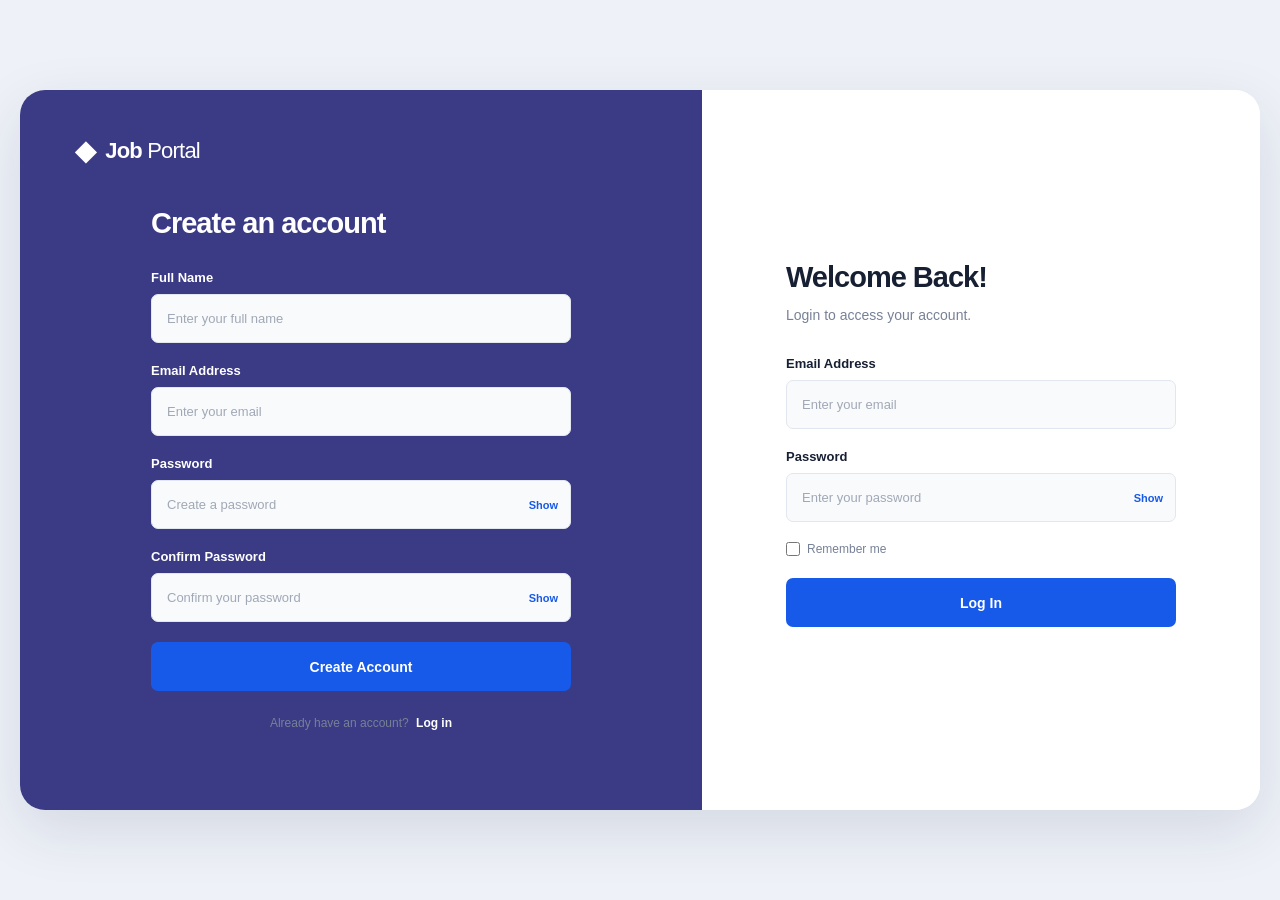
<file: index.html>
<!DOCTYPE html>
<html lang="en">
<head>
    <meta charset="UTF-8" />
    <meta name="viewport" content="width=device-width, initial-scale=1.0" />
    <title>Job Portal Authentication</title>
    <link rel="stylesheet" href="style.css">
    <script src="script.js" defer></script>
</head>
<body>
    <main class="auth-container">
        <section class="signup-section">
            <div class="brand">
                <span class="brand-icon">◆</span>
                <span>Job <span class="brand-light">Portal</span></span>
            </div>
            <div class="signup-content">
                <div class="section-heading">
                    <h1>Create an account</h1>
                </div>
                <form id="signupForm">
                    <div class="form-group">
                        <label for="signupName">Full Name</label>
                        <input
                            type="text"
                            id="signupName"
                            name="name"
                            placeholder="Enter your full name"
                            autocomplete="name"
                            required
                        >
                    </div>
                    <div class="form-group">
                        <label for="signupEmail">Email Address</label>
                        <input
                            type="email"
                            id="signupEmail"
                            name="email"
                            placeholder="Enter your email"
                            autocomplete="email"
                            required
                        >
                    </div>
                    <div class="form-group">
                        <label for="signupPassword">Password</label>
                        <div class="password-wrapper">
                            <input
                                type="password"
                                id="signupPassword"
                                name="password"
                                placeholder="Create a password"
                                autocomplete="new-password"
                                required
                            >
                            <button type="button" class="password-toggle" data-target="signupPassword" aria-label="Show password">
                                <span>Show</span>
                            </button>
                        </div>
                    </div>
                    <div class="form-group">
                        <label for="confirmPassword">Confirm Password</label>
                        <div class="password-wrapper">
                            <input
                                type="password"
                                id="confirmPassword"
                                name="confirmPassword"
                                placeholder="Confirm your password"
                                autocomplete="new-password"
                                required
                            >
                            <button type="button" class="password-toggle" data-target="confirmPassword" aria-label="Show password">
                                <span>Show</span>
                            </button>
                        </div>
                    </div>
                    <button type="submit" class="primary-button">
                        Create Account
                    </button>
                    <p class="form-message" id="signupMessage" aria-live="polite"></p>
                </form>
                <p class="switch-text">
                    Already have an account?
                    <a href="#login" id="goToLogin">Log in</a>
                </p>
            </div>
        </section>
        <section class="login-section" id="login">
            <div class="login-content">
                <div class="section-heading">
                    <h2>Welcome Back!</h2>
                    <p>Login to access your account.</p>
                </div>
                <form id="loginForm" autocomplete="off">
                    <div class="form-group">
                        <label for="loginEmail">Email Address</label>
                        <input
                            type="email"
                            id="loginEmail"
                            name="email"
                            placeholder="Enter your email"
                            autocomplete="off"
                            required
                        >
                    </div>
                    <div class="form-group">
                        <label for="loginPassword">Password</label>
                        <div class="password-wrapper">
                            <input
                                type="password"
                                id="loginPassword"
                                name="password"
                                placeholder="Enter your password"
                                autocomplete="new-password"
                                required
                            >
                            <button type="button" class="password-toggle" data-target="loginPassword" aria-label="Show password">
                                <span>Show</span>
                            </button>
                        </div>
                    </div>
                    <div class="login-options">
                        <label class="remember-me">
                            <input type="checkbox" id="rememberMe">
                            <span>Remember me</span>
                        </label>
                    </div>
                    <button type="submit" class="primary-button">
                        Log In
                    </button>
                    <p class="form-message" id="loginMessage" aria-live="polite"></p>
                </form>
            </div>
        </section>
    </main>
</body>
</html>
</file>
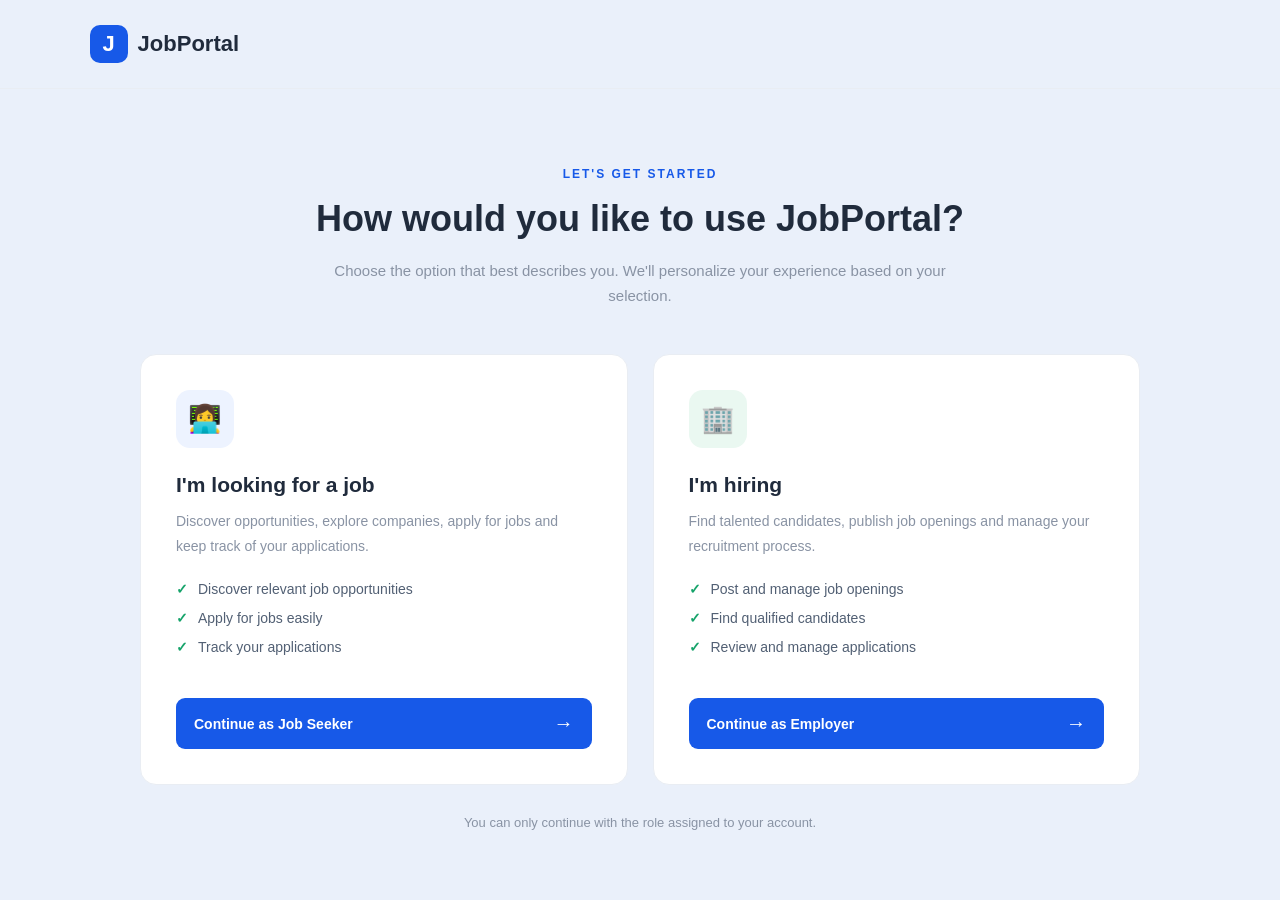
<file: role.html>
<!DOCTYPE html>
<html lang="en">
<head>
    <meta charset="UTF-8">
    <meta name="viewport" content="width=device-width, initial-scale=1.0">
    <title> Job Portal|Choose Your Role</title>
    <link rel="stylesheet" href="role.css">
    <script src="role.js" defer></script>
</head>
<body>
    <main class="role-page">
        <header class="page-header">

            <a href="index.html" class="logo">

                <span class="logo-icon">J</span>

                <span>JobPortal</span>

            </a>

        </header>

        <section class="role-content">

            <div class="intro">

                <span class="small-heading">LET'S GET STARTED</span>

                <h1>How would you like to use JobPortal?</h1>

                <p>

                    Choose the option that best describes you.

                    We'll personalize your experience based on your selection.

                </p>

            </div>

            <div class="role-cards">

                <!— JOB SEEKER —>

                <article class="role-card">

                    <div class="role-icon seeker-icon">

                        <span>👩‍💻</span>

                    </div>

                    <h2>I'm looking for a job</h2>

                    <p class="role-description">

                        Discover opportunities, explore companies,

                        apply for jobs and keep track of your applications.

                    </p>

                    <ul class="role-features">

                        <li>Discover relevant job opportunities</li>

                        <li>Apply for jobs easily</li>

                        <li>Track your applications</li>

                    </ul>

                    <a

                        href="job-seeker-dashboard.html"

                        class="role-button"

                        data-role="job_seeker"

                    >

                        Continue as Job Seeker

                        <span>→</span>

                    </a>

                </article>

                <!— EMPLOYER —>

                <article class="role-card">

                    <div class="role-icon employer-icon">

                        <span>🏢</span>

                    </div>

                    <h2>I'm hiring</h2>

                    <p class="role-description">

                        Find talented candidates, publish job openings

                        and manage your recruitment process.

                    </p>

                    <ul class="role-features">

                        <li>Post and manage job openings</li>

                        <li>Find qualified candidates</li>

                        <li>Review and manage applications</li>

                    </ul>

                    <a

                        href="employer-dashboard.html"

                        class="role-button"

                        data-role="employer"

                    >

                        Continue as Employer

                        <span>→</span>

                    </a>

                </article>

            </div>

            <p class="role-footer">

                You can only continue with the role assigned to your account.

            </p>

        </section>
    </main>
</body>
</html>
</file>
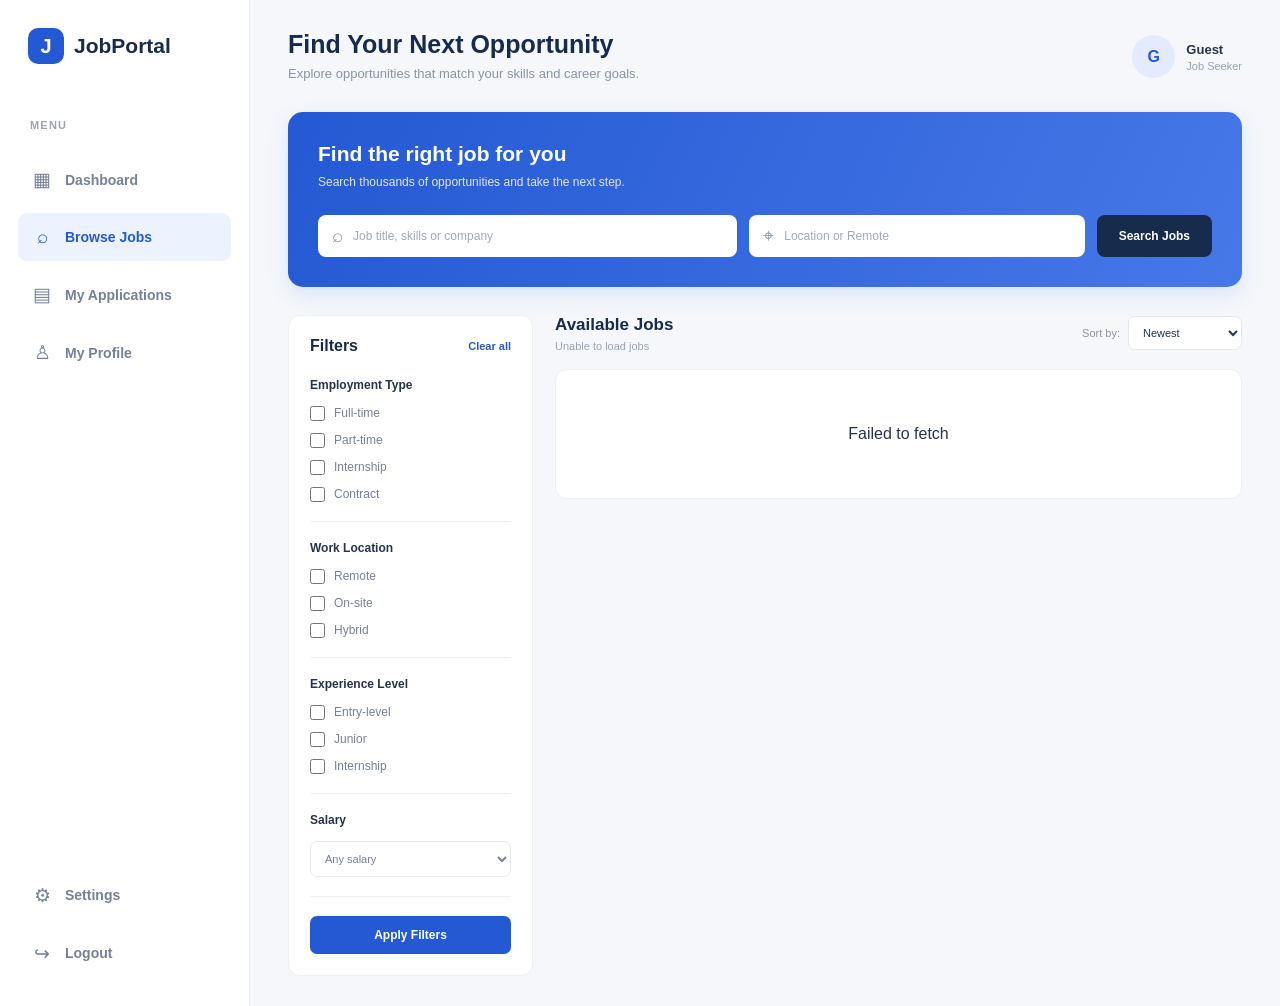
<file: Applicant files/job-listings.html>
<!DOCTYPE html>
<html lang="en">
<head>
    <meta charset="UTF-8">
    <meta name="viewport" content="width=device-width, initial-scale=1.0">
    <title>Browse Jobs | JobPortal</title>
    <link rel="stylesheet" href="job-listings.css">
    <script src="job-listings.js" defer></script>
</head>
<body>
    <div class="dashboard-container">
        <aside class="sidebar">

            <input type="checkbox" id="mobileMenuToggle" class="mobile-menu-toggle">

            <a href="job-seeker-dashboard.html" class="logo">
                <span class="logo-icon">J</span>
                <span>JobPortal</span>
            </a>

            <label for="mobileMenuToggle" class="menu-toggle-button" aria-label="Toggle navigation">
                <span></span>
                <span></span>
                <span></span>
            </label>

            <div class="mobile-menu">
                <div class="sidebar-menu">
                    <p class="menu-heading">MENU</p>

                    <a href="job-seeker-dashboard.html" class="nav-link">
                        <span>▦</span>
                        Dashboard
                    </a>

                    <a href="job-listings.html" class="nav-link active">
                        <span>⌕</span>
                        Browse Jobs
                    </a>

                    <a href="my-applications.html" class="nav-link">
                        <span>▤</span>
                        My Applications
                    </a>

                    <a href="job-seeker-dashboard.html#profile" class="nav-link">
                        <span>♙</span>
                        My Profile
                    </a>
                </div>

                <div class="sidebar-bottom">
                    <a href="job-seeker-dashboard.html#settings" class="nav-link">
                        <span>⚙</span>
                        Settings
                    </a>

                    <a href="index.html" class="nav-link logout-link" id="logoutButton">
                        <span>↪</span>
                        Logout
                    </a>
                </div>
            </div>
        </aside>

        <main class="main-content">
            <header class="top-header">
                <div class="page-title">
                    <h1>Find Your Next Opportunity</h1>
                    <p>Explore opportunities that match your skills and career goals.</p>
                </div>

                <div class="header-actions">
                    <div class="user-profile">
                        <div class="user-avatar" id="userAvatar">C</div>
                        <div class="user-details">
                            <h4 id="userName">Cynthia Vincent</h4>
                            <p>Job Seeker</p>
                        </div>
                    </div>
                </div>
            </header>

            <section class="search-section">
                <div class="search-heading">
                    <h2>Find the right job for you</h2>
                    <p>Search thousands of opportunities and take the next step.</p>
                </div>

                <form class="search-form" id="jobSearchForm">
                    <div class="search-input">
                        <span>⌕</span>
                        <input
                            type="text"
                            id="searchKeyword"
                            placeholder="Job title, skills or company"
                        >
                    </div>

                    <div class="search-input">
                        <span>⌖</span>
                        <input
                            type="text"
                            id="searchLocation"
                            placeholder="Location or Remote"
                        >
                    </div>

                    <button type="submit" class="search-button">
                        Search Jobs
                    </button>
                </form>
            </section>

            <div class="jobs-layout">
                <aside class="filters-panel">
                    <div class="filter-header">
                        <h2>Filters</h2>
                        <button type="button" id="clearFilters">Clear all</button>
                    </div>

                    <div class="filter-group">
                        <h3>Employment Type</h3>

                        <label>
                            <input type="checkbox" name="employmentType" value="Full-time">
                            Full-time
                        </label>

                        <label>
                            <input type="checkbox" name="employmentType" value="Part-time">
                            Part-time
                        </label>

                        <label>
                            <input type="checkbox" name="employmentType" value="Internship">
                            Internship
                        </label>

                        <label>
                            <input type="checkbox" name="employmentType" value="Contract">
                            Contract
                        </label>
                    </div>

                    <div class="filter-group">
                        <h3>Work Location</h3>

                        <label>
                            <input type="checkbox" name="workLocation" value="Remote">
                            Remote
                        </label>

                        <label>
                            <input type="checkbox" name="workLocation" value="On-site">
                            On-site
                        </label>

                        <label>
                            <input type="checkbox" name="workLocation" value="Hybrid">
                            Hybrid
                        </label>
                    </div>

                    <div class="filter-group">
                        <h3>Experience Level</h3>

                        <label>
                            <input type="checkbox" name="experienceLevel" value="Entry-level">
                            Entry-level
                        </label>

                        <label>
                            <input type="checkbox" name="experienceLevel" value="Junior">
                            Junior
                        </label>

                        <label>
                            <input type="checkbox" name="experienceLevel" value="Internship">
                            Internship
                        </label>
                    </div>

                    <div class="filter-group">
                        <h3>Salary</h3>

                        <select id="salaryFilter">
                            <option value="">Any salary</option>
                            <option value="50000">₦50,000 and above</option>
                            <option value="100000">₦100,000 and above</option>
                            <option value="200000">₦200,000 and above</option>
                        </select>
                    </div>

                    <button type="button" class="apply-filters" id="applyFilters">
                        Apply Filters
                    </button>
                </aside>

                <section class="jobs-content">
                    <div class="jobs-header">
                        <div>
                            <h2>Available Jobs</h2>
                            <p id="jobsCount">Showing available opportunities</p>
                        </div>

                        <div class="sort-container">
                            <label for="sortJobs">Sort by:</label>

                            <select id="sortJobs">
                                <option value="newest">Newest</option>
                                <option value="oldest">Oldest</option>
                                <option value="salary-high">Highest Salary</option>
                                <option value="salary-low">Lowest Salary</option>
                            </select>
                        </div>
                    </div>

                    <div class="jobs-list" id="jobsList"></div>

                    <div class="empty-state" id="emptyState" hidden>
                        <div class="empty-icon">⌕</div>
                        <h3>No jobs found</h3>
                        <p>Try changing your search or filters to find more opportunities.</p>

                        <button type="button" id="resetSearch">
                            Reset Search
                        </button>
                    </div>
                </section>
            </div>
        </main>
    </div>
</body>
</html>
</file>
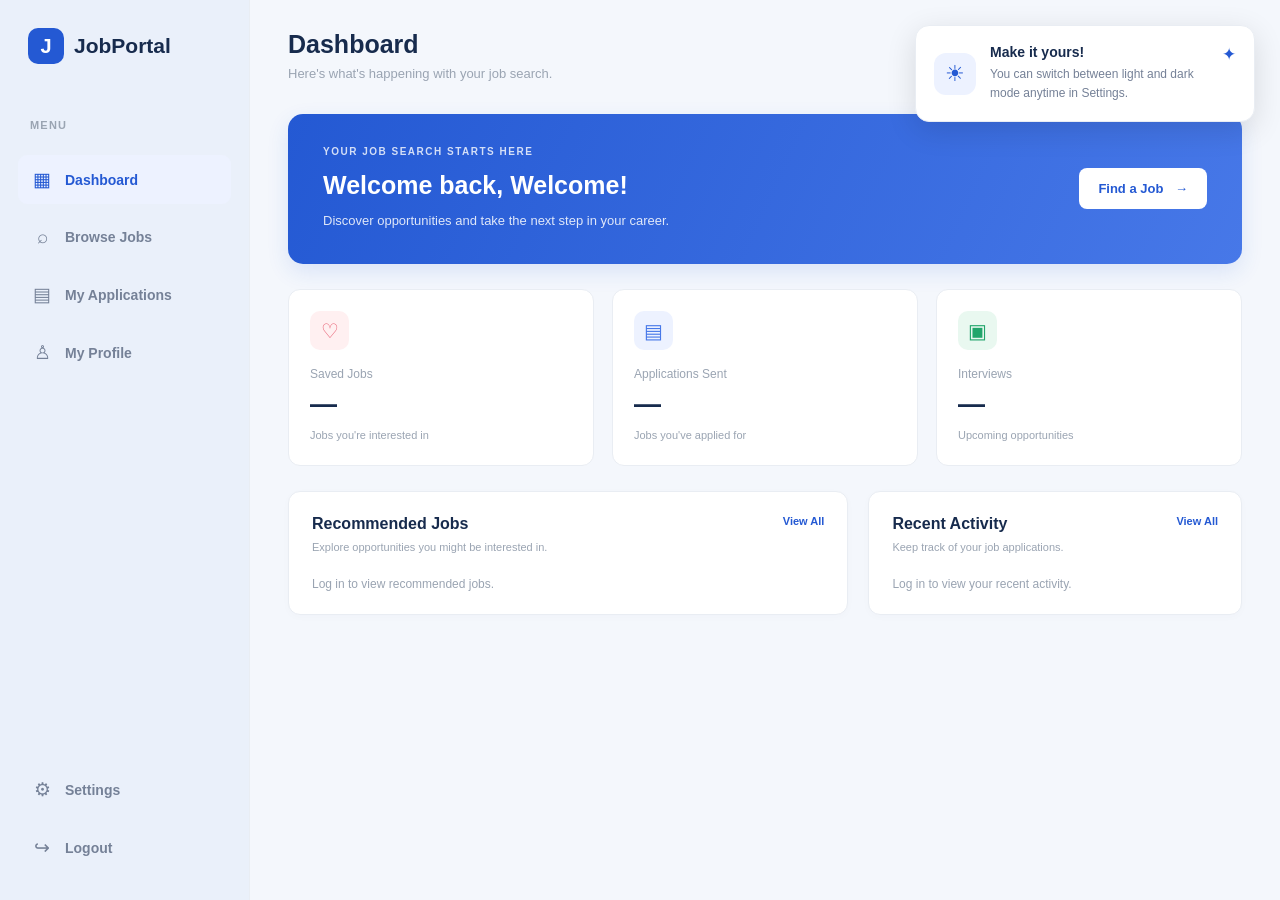
<file: Applicant files/job-seeker-dashboard.html>
<!DOCTYPE html>

<html lang="en">

<head>

    <meta charset="UTF-8">

    <meta name="viewport" content="width=device-width, initial-scale=1.0">

    <title>Job Seeker Dashboard | JobPortal</title>

    <link rel="stylesheet" href="job-seeker-dashboard.css">

    <script src="job-seeker-dashboard.js" defer></script>

</head>

<body>

    <input type="checkbox" id="mobileMenuToggle" class="mobile-menu-toggle">

    <header class="mobile-header">

        <a href="job-seeker-dashboard.html" class="mobile-logo">

            <span class="logo-icon">J</span>

            <span>JobPortal</span>

        </a>

        <label for="mobileMenuToggle" class="mobile-menu-button" aria-label="Toggle navigation">

            <span></span>

            <span></span>

            <span></span>

        </label>

    </header>

    <label for="mobileMenuToggle" class="mobile-menu-overlay"></label>

    <div class="dashboard-container">

        <aside class="sidebar">

            <a href="job-seeker-dashboard.html" class="logo">

                <span class="logo-icon">J</span>

                <span>JobPortal</span>

            </a>

            <div class="sidebar-menu">

                <p class="menu-heading">MENU</p>

                <a href="job-seeker-dashboard.html" class="nav-link active">

                    <span>▦</span>

                    Dashboard

                </a>

                <a href="job-listings.html" class="nav-link">

                    <span>⌕</span>

                    Browse Jobs

                </a>

                <a href="my-applications.html" class="nav-link">

                    <span>▤</span>

                    My Applications

                </a>

                <a href="my-profile.html" class="nav-link">

                    <span>♙</span>

                    My Profile

                </a>

            </div>

            <div class="sidebar-bottom">

                <a href="settings.html" class="nav-link">

                    <span>⚙</span>

                    Settings

                </a>

                <a href="index.html" class="nav-link logout-link" id="logoutButton">

                    <span>↪</span>

                    Logout

                </a>

            </div>

        </aside>

        <main class="main-content">

            <header class="top-header">

                <div class="page-title">

                    <h1>Dashboard</h1>

                    <p>Here's what's happening with your job search.</p>

                </div>

                <div class="header-actions">

    

                    <div class="user-profile">

                        <div class="user-avatar" id="userAvatar"></div>

                        <div class="user-details">

                            <h4 id="userName">Loading...</h4>

                            <p>Job Seeker</p>

                        </div>

                    </div>

                </div>

            </header>

            <section class="welcome-section">

                <div>

                    <p class="welcome-label">YOUR JOB SEARCH STARTS HERE</p>

                    <h2>Welcome back, <span id="welcomeName">Loading...</span>!</h2>

                    <p>Discover opportunities and take the next step in your career.</p>

                </div>

                <a href="job-listings.html" class="primary-button">

                    Find a Job <span>→</span>

                </a>

            </section>

            <section class="stats-grid">

                <article class="stat-card">

                    <div class="stat-icon saved-icon">♡</div>

                    <p>Saved Jobs</p>

                    <h2 id="savedJobsCount">—</h2>

                    <span>Jobs you're interested in</span>

                </article>

                <article class="stat-card">

                    <div class="stat-icon application-icon">▤</div>

                    <p>Applications Sent</p>

                    <h2 id="applicationsCount">—</h2>

                    <span>Jobs you've applied for</span>

                </article>

                <article class="stat-card">

                    <div class="stat-icon interview-icon">▣</div>

                    <p>Interviews</p>

                    <h2 id="interviewsCount">—</h2>

                    <span>Upcoming opportunities</span>

                </article>

            </section>

            <div class="dashboard-grid">

                <section class="content-card recommended-section">

                    <div class="card-header">

                        <div>

                            <h3>Recommended Jobs</h3>

                            <p>Explore opportunities you might be interested in.</p>

                        </div>

                        <a href="job-listings.html">View All</a>

                    </div>

                    <div id="recommendedJobs">

                        Loading jobs...

                    </div>

                </section>

                <section class="content-card activity-section">

                    <div class="card-header">

                        <div>

                            <h3>Recent Activity</h3>

                            <p>Keep track of your job applications.</p>

                        </div>

                        <a href="my-applications.html">View All</a>

                    </div>

                    <div id="recentActivity">

                        Loading activity...

                    </div>

                </section>

            </div>

        </main>

    </div>

    <div class="theme-notice" id="themeNotice">

        <div class="theme-notice-icon">☀</div>

        <div class="theme-notice-content">

            <strong>Make it yours!</strong>

            <p>You can switch between light and dark mode anytime in Settings.</p>

        </div>

        <span class="theme-notice-close">✦</span>

    </div>

</body>

</html>
</file>
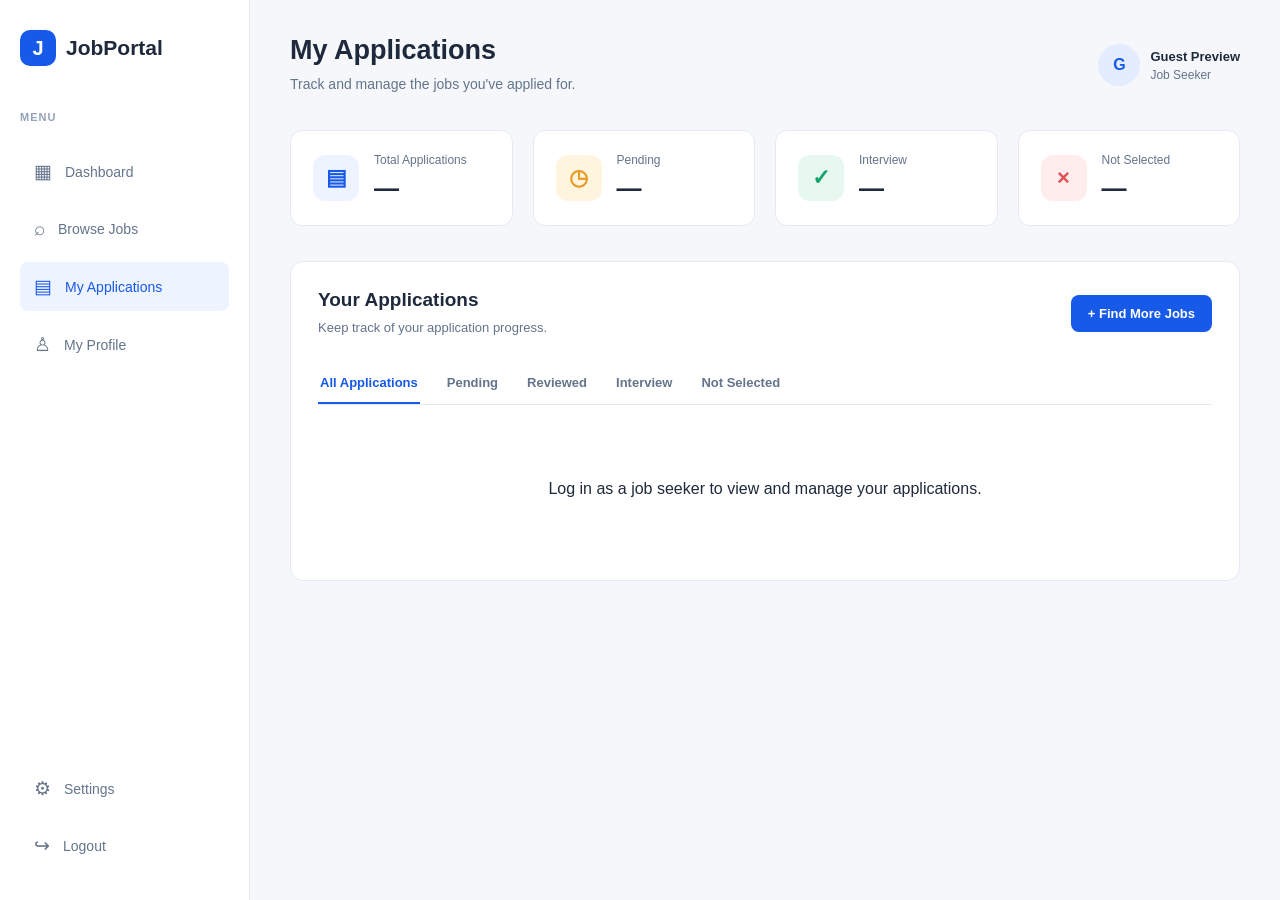
<file: Applicant files/my-applications.html>
<!DOCTYPE html>
<html lang="en">
<head>
    <meta charset="UTF-8">
    <meta name="viewport" content="width=device-width, initial-scale=1.0">
    <title>My Applications | Job Portal</title>
    <link rel="stylesheet" href="my-applications.css">
    <script src="my-applications.js" defer></script>
</head>
<body>
    <div class="dashboard-container">
        <aside class="sidebar">
            <input type="checkbox" id="mobileMenuToggle" class="mobile-menu-toggle">

            <a href="job-seeker-dashboard.html" class="logo">
                <span class="logo-icon">J</span>
                <span>JobPortal</span>
            </a>

            <label for="mobileMenuToggle" class="menu-toggle-button" aria-label="Toggle navigation">
                <span></span>
                <span></span>
                <span></span>
            </label>

            <div class="mobile-menu">
                <div class="sidebar-menu">
                    <p class="menu-heading">MENU</p>

                    <a href="job-seeker-dashboard.html" class="nav-link">
                        <span>▦</span>
                        Dashboard
                    </a>

                    <a href="job-listings.html" class="nav-link">
                        <span>⌕</span>
                        Browse Jobs
                    </a>

                    <a href="my-applications.html" class="nav-link active">
                        <span>▤</span>
                        My Applications
                    </a>

                    <a href="my-profile.html" class="nav-link">
                        <span>♙</span>
                        My Profile
                    </a>
                </div>

                <div class="sidebar-bottom">
                    <a href="settings.html" class="nav-link">
                        <span>⚙</span>
                        Settings
                    </a>

                    <a href="index.html" class="nav-link logout-link" id="logoutButton">
                        <span>↪</span>
                        Logout
                    </a>
                </div>
            </div>
        </aside>

        <main class="main-content">
            <header class="top-header">
                <div class="page-title">
                    <h1>My Applications</h1>
                    <p>Track and manage the jobs you've applied for.</p>
                </div>

                <div class="header-actions">
                    

                    <div class="user-profile">
                        <div class="user-avatar" id="userAvatar">C</div>
                        <div class="user-details">
                            <h4 id="userName">Cynthia Vincent</h4>
                            <p>Job Seeker</p>
                        </div>
                    </div>
                </div>
            </header>

            <section class="application-overview">
                <div class="overview-card">
                    <div class="overview-icon total-icon">▤</div>
                    <div>
                        <p>Total Applications</p>
                        <h2 id="totalApplications">0</h2>
                    </div>
                </div>

                <div class="overview-card">
                    <div class="overview-icon pending-icon">◷</div>
                    <div>
                        <p>Pending</p>
                        <h2 id="pendingApplications">0</h2>
                    </div>
                </div>

                <div class="overview-card">
                    <div class="overview-icon interview-icon">✓</div>
                    <div>
                        <p>Interview</p>
                        <h2 id="interviewApplications">0</h2>
                    </div>
                </div>

                <div class="overview-card">
                    <div class="overview-icon rejected-icon">×</div>
                    <div>
                        <p>Not Selected</p>
                        <h2 id="rejectedApplications">0</h2>
                    </div>
                </div>
            </section>

            <section class="applications-section">
                <div class="applications-heading">
                    <div>
                        <h2>Your Applications</h2>
                        <p>Keep track of your application progress.</p>
                    </div>

                    <a href="job-listings.html" class="browse-button">
                        + Find More Jobs
                    </a>
                </div>

                <div class="application-filters">
                    <button class="filter-tab active" data-filter="all">
                        All Applications
                    </button>

                    <button class="filter-tab" data-filter="pending">
                        Pending
                    </button>

                    <button class="filter-tab" data-filter="reviewed">
                        Reviewed
                    </button>

                    <button class="filter-tab" data-filter="interview">
                        Interview
                    </button>

                    <button class="filter-tab" data-filter="rejected">
                        Not Selected
                    </button>
                </div>

                <div class="applications-list" id="applicationsList"></div>

                <div class="empty-state" id="emptyState" hidden>
                    <div class="empty-icon">▤</div>
                    <h3>No applications yet</h3>
                    <p>
                        You haven't applied for any jobs yet.
                        Explore available opportunities and submit your first application.
                    </p>
                    <a href="job-listings.html" class="browse-button">
                        Browse Jobs
                    </a>
                </div>
            </section>
        </main>
    </div>
</body>
</html>
</file>
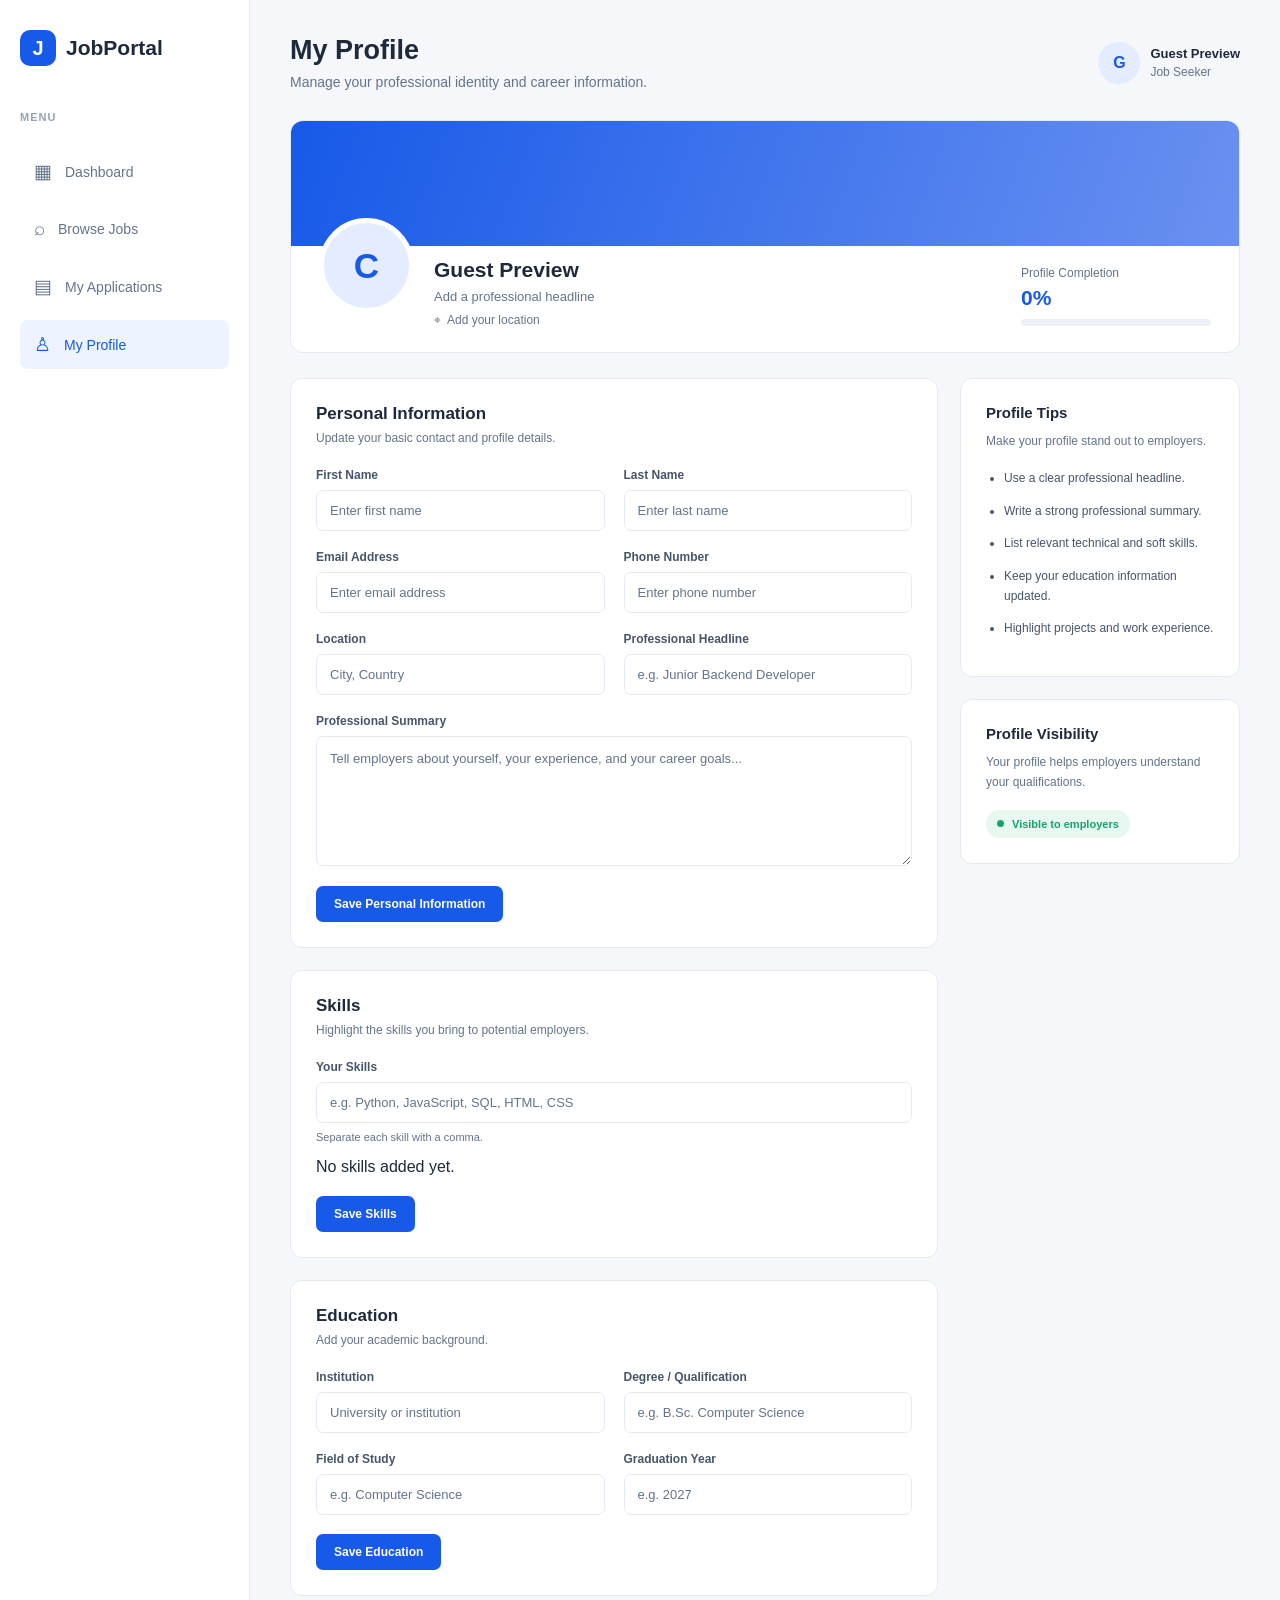
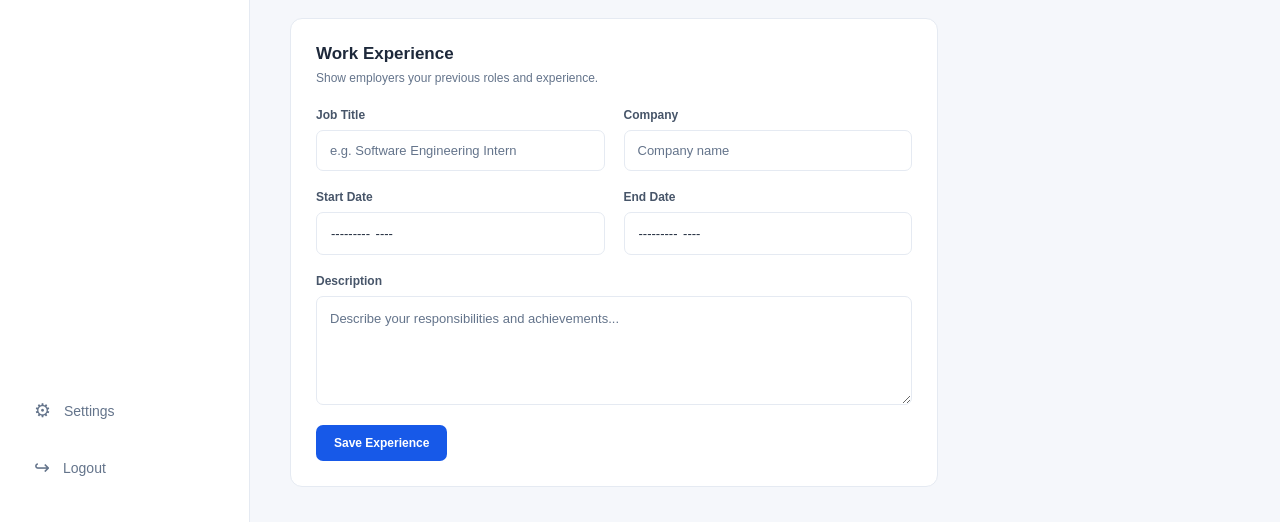
<file: Applicant files/my-profile.html>
<!DOCTYPE html>
<html lang="en">
<head>
    <meta charset="UTF-8">
    <meta name="viewport" content="width=device-width, initial-scale=1.0">
    <link rel="stylesheet" href="my-profile.css">
    <script src="my-profile.js" defer></script>
    <title>My Profile | Job Portal</title>
</head>
<body>
    <div class="dashboard-container">
        <aside class="sidebar">
            <input type="checkbox" id="mobileMenuToggle" class="mobile-menu-toggle">

            <a href="job-seeker-dashboard.html" class="logo">
                <span class="logo-icon">J</span>
                <span>JobPortal</span>
            </a>

            <label for="mobileMenuToggle" class="menu-toggle-button" aria-label="Toggle navigation">
                <span></span>
                <span></span>
                <span></span>
            </label>

            <div class="mobile-menu">
                <div class="sidebar-menu">
                    <p class="menu-heading">MENU</p>

                    <a href="job-seeker-dashboard.html" class="nav-link">
                        <span>▦</span>
                        Dashboard
                    </a>

                    <a href="job-listings.html" class="nav-link">
                        <span>⌕</span>
                        Browse Jobs
                    </a>

                    <a href="my-applications.html" class="nav-link">
                        <span>▤</span>
                        My Applications
                    </a>

                    <a href="my-profile.html" class="nav-link active">
                        <span>♙</span>
                        My Profile
                    </a>
                </div>

                <div class="sidebar-bottom">
                    <a href="settings.html" class="nav-link">
                        <span>⚙</span>
                        Settings
                    </a>

                    <a href="index.html" class="nav-link logout-link" id="logoutButton">
                        <span>↪</span>
                        Logout
                    </a>
                </div>
            </div>
        </aside>

        <main class="main-content">
            <header class="top-header">
                <div class="page-title">
                    <h1>My Profile</h1>
                    <p>Manage your professional identity and career information.</p>
                </div>

                <div class="header-actions">
                    <div class="user-profile">
                        <div class="user-avatar" id="userAvatar">C</div>
                        <div class="user-details">
                            <h4 id="userName">Cynthia Vincent</h4>
                            <p>Job Seeker</p>
                        </div>
                    </div>
                </div>
            </header>

            <section class="profile-overview">
                <div class="profile-cover"></div>

                <div class="profile-summary">
                    <div class="profile-avatar" id="profileAvatar">
                        C
                    </div>

                    <div class="profile-identity">
                        <h2 id="profileDisplayName">Cynthia Vincent</h2>
                        <p id="profileHeadline">Aspiring Software Developer</p>

                        <div class="profile-location">
                            <span>⌖</span>
                            <span id="profileLocation">Nigeria</span>
                        </div>
                    </div>

                    <div class="profile-completion">
                        <p>Profile Completion</p>
                        <h3 id="completionPercentage">0%</h3>

                        <div class="completion-track">
                            <div class="completion-progress" id="completionProgress"></div>
                        </div>
                    </div>
                </div>
            </section>

            <div class="profile-layout">
                <section class="profile-main">
                    <div class="profile-card">
                        <div class="card-heading">
                            <div>
                                <h2>Personal Information</h2>
                                <p>Update your basic contact and profile details.</p>
                            </div>
                        </div>

                        <form id="profileForm">
                            <div class="form-grid">
                                <div class="form-group">
                                    <label for="firstName">First Name</label>
                                    <input type="text" id="firstName" placeholder="Enter first name">
                                </div>

                                <div class="form-group">
                                    <label for="lastName">Last Name</label>
                                    <input type="text" id="lastName" placeholder="Enter last name">
                                </div>

                                <div class="form-group">
                                    <label for="profileEmail">Email Address</label>
                                    <input type="email" id="profileEmail" placeholder="Enter email address">
                                </div>

                                <div class="form-group">
                                    <label for="phone">Phone Number</label>
                                    <input type="tel" id="phone" placeholder="Enter phone number">
                                </div>

                                <div class="form-group">
                                    <label for="location">Location</label>
                                    <input type="text" id="location" placeholder="City, Country">
                                </div>

                                <div class="form-group">
                                    <label for="headline">Professional Headline</label>
                                    <input type="text" id="headline" placeholder="e.g. Junior Backend Developer">
                                </div>
                            </div>

                            <div class="form-group full-width">
                                <label for="bio">Professional Summary</label>
                                <textarea id="bio" rows="5" placeholder="Tell employers about yourself, your experience, and your career goals..."></textarea>
                            </div>

                            <p class="form-message" id="profileMessage"></p>

                            <button type="submit" class="save-button">
                                Save Personal Information
                            </button>
                        </form>
                    </div>

                    <div class="profile-card">
                        <div class="card-heading">
                            <div>
                                <h2>Skills</h2>
                                <p>Highlight the skills you bring to potential employers.</p>
                            </div>
                        </div>

                        <form id="skillsForm">
                            <div class="form-group">
                                <label for="skills">Your Skills</label>
                                <input type="text" id="skills" placeholder="e.g. Python, JavaScript, SQL, HTML, CSS">
                                <small>Separate each skill with a comma.</small>
                            </div>

                            <div class="skills-preview" id="skillsPreview"></div>

                            <button type="submit" class="save-button">
                                Save Skills
                            </button>
                        </form>
                    </div>

                    <div class="profile-card">
                        <div class="card-heading">
                            <div>
                                <h2>Education</h2>
                                <p>Add your academic background.</p>
                            </div>
                        </div>

                        <form id="educationForm">
                            <div class="form-grid">
                                <div class="form-group">
                                    <label for="school">Institution</label>
                                    <input type="text" id="school" placeholder="University or institution">
                                </div>

                                <div class="form-group">
                                    <label for="degree">Degree / Qualification</label>
                                    <input type="text" id="degree" placeholder="e.g. B.Sc. Computer Science">
                                </div>

                                <div class="form-group">
                                    <label for="fieldOfStudy">Field of Study</label>
                                    <input type="text" id="fieldOfStudy" placeholder="e.g. Computer Science">
                                </div>

                                <div class="form-group">
                                    <label for="graduationYear">Graduation Year</label>
                                    <input type="number" id="graduationYear" placeholder="e.g. 2027">
                                </div>
                            </div>

                            <button type="submit" class="save-button">
                                Save Education
                            </button>
                        </form>
                    </div>

                    <div class="profile-card">
                        <div class="card-heading">
                            <div>
                                <h2>Work Experience</h2>
                                <p>Show employers your previous roles and experience.</p>
                            </div>
                        </div>

                        <form id="experienceForm">
                            <div class="form-grid">
                                <div class="form-group">
                                    <label for="jobTitle">Job Title</label>
                                    <input type="text" id="jobTitle" placeholder="e.g. Software Engineering Intern">
                                </div>

                                <div class="form-group">
                                    <label for="company">Company</label>
                                    <input type="text" id="company" placeholder="Company name">
                                </div>

                                <div class="form-group">
                                    <label for="startDate">Start Date</label>
                                    <input type="month" id="startDate">
                                </div>

                                <div class="form-group">
                                    <label for="endDate">End Date</label>
                                    <input type="month" id="endDate">
                                </div>
                            </div>

                            <div class="form-group full-width">
                                <label for="experienceDescription">Description</label>
                                <textarea id="experienceDescription" rows="4" placeholder="Describe your responsibilities and achievements..."></textarea>
                            </div>

                            <button type="submit" class="save-button">
                                Save Experience
                            </button>
                        </form>
                    </div>
                </section>

                <aside class="profile-sidebar">
                    <div class="profile-card quick-info">
                        <h3>Profile Tips</h3>
                        <p>Make your profile stand out to employers.</p>

                        <ul>
                            <li>Use a clear professional headline.</li>
                            <li>Write a strong professional summary.</li>
                            <li>List relevant technical and soft skills.</li>
                            <li>Keep your education information updated.</li>
                            <li>Highlight projects and work experience.</li>
                        </ul>
                    </div>

                    <div class="profile-card profile-status">
                        <h3>Profile Visibility</h3>
                        <p>Your profile helps employers understand your qualifications.</p>

                        <span class="visibility-badge">
                            <span></span>
                            Visible to employers
                        </span>
                    </div>
                </aside>
            </div>
        </main>
    </div>
</body>
</html>
</file>
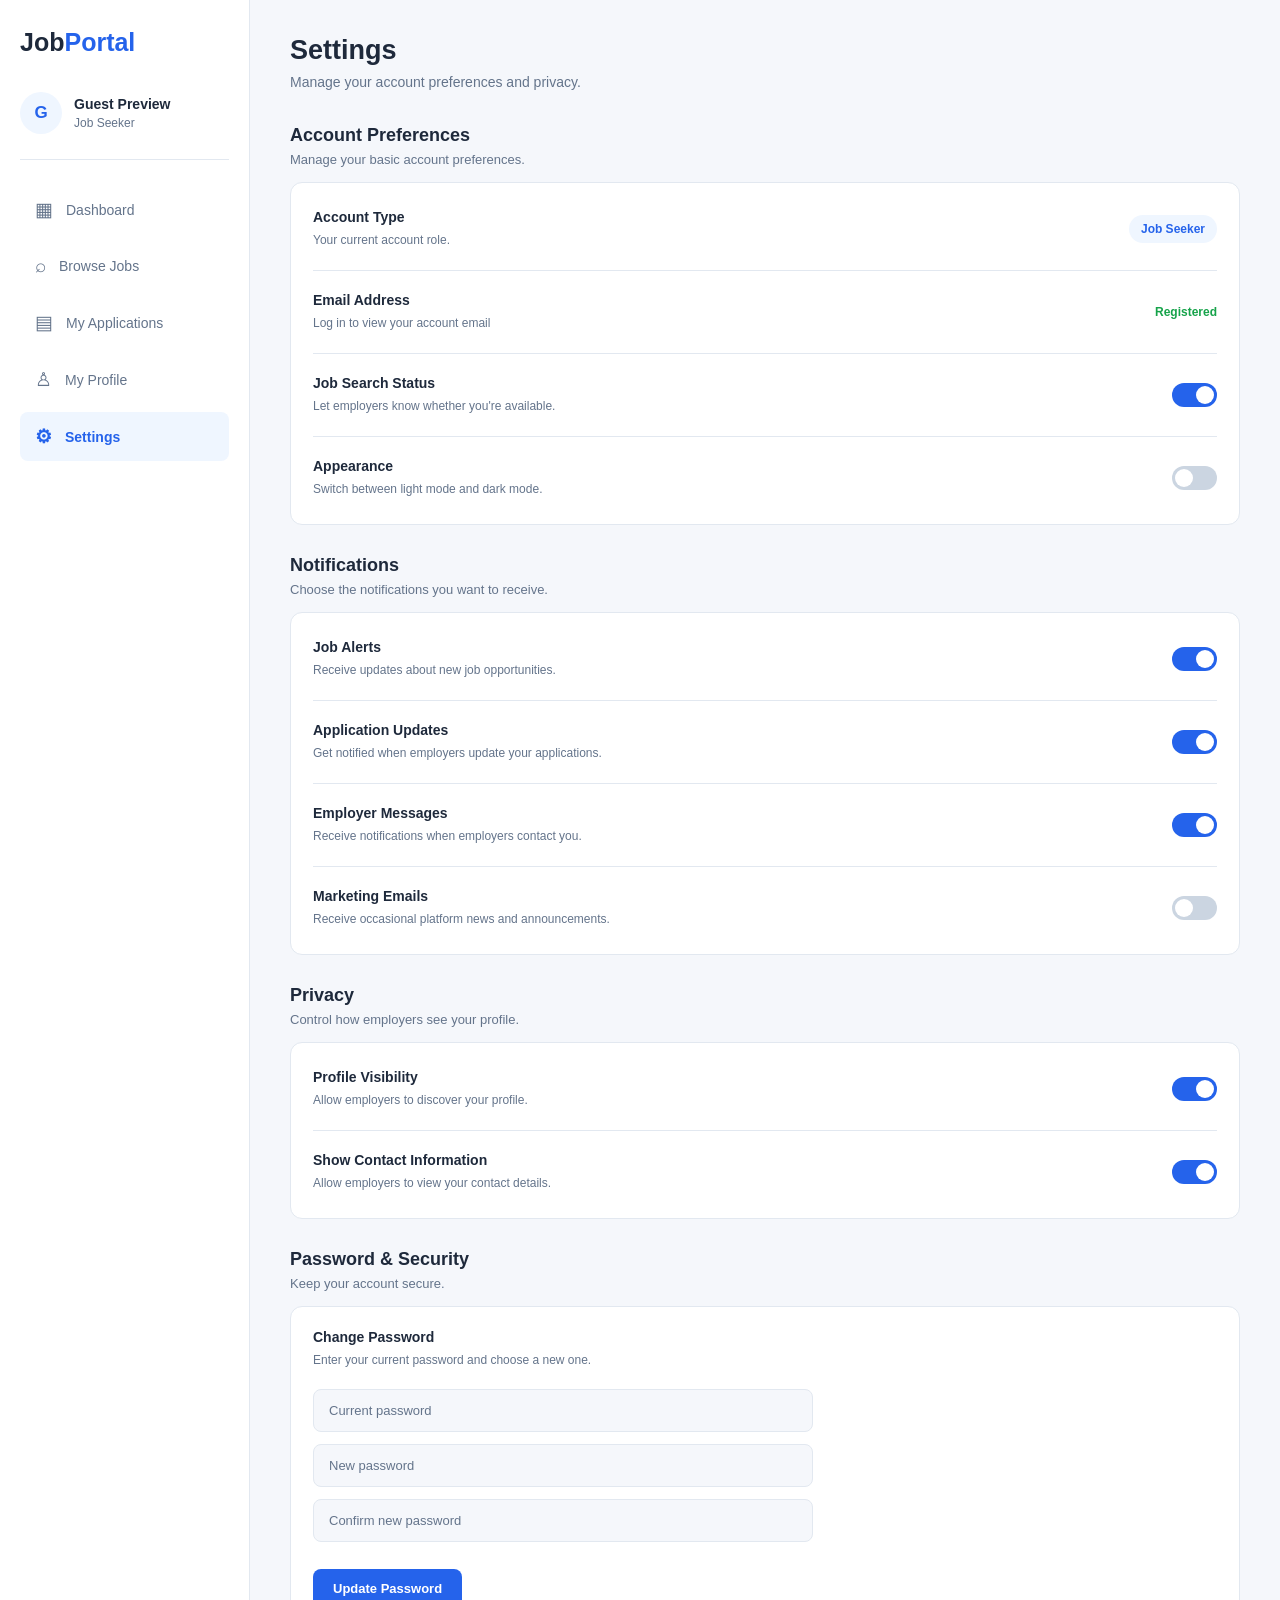
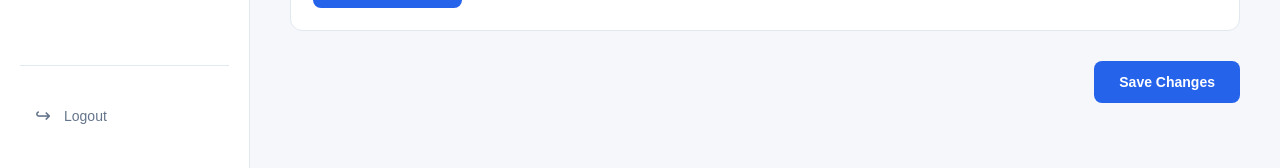
<file: Applicant files/settings.html>
<!DOCTYPE html>
<html lang="en">
<head>
    <meta charset="UTF-8">
    <meta name="viewport" content="width=device-width, initial-scale=1.0">
    <title>Settings | Job Portal</title>
    <link rel="stylesheet" href="settings.css">
    <script src="settings.js" defer></script>
</head>

<body>
    <div class="dashboard-container">
        <aside class="sidebar">
            <input type="checkbox" id="mobileMenuToggle" class="mobile-menu-toggle">

            <div class="logo">
                <h2>Job<span>Portal</span></h2>
            </div>

            <label for="mobileMenuToggle" class="menu-toggle-button" aria-label="Toggle navigation">
                <span></span>
                <span></span>
                <span></span>
            </label>

            <div class="mobile-menu">
                <div class="sidebar-user">
                    <div class="user-avatar" id="userAvatar">U</div>
                    <div>
                        <h3 id="userName">User</h3>
                        <p>Job Seeker</p>
                    </div>
                </div>

                <nav class="sidebar-nav">
                    <a href="job-seeker-dashboard.html" class="nav-link">
                        <span>▦</span>
                        Dashboard
                    </a>

                    <a href="job-listings.html" class="nav-link">
                        <span>⌕</span>
                        Browse Jobs
                    </a>

                    <a href="my-applications.html" class="nav-link">
                        <span>▤</span>
                        My Applications
                    </a>

                    <a href="my-profile.html" class="nav-link">
                        <span>♙</span>
                        My Profile
                    </a>

                    <a href="settings.html" class="nav-link active">
                        <span>⚙</span>
                        Settings
                    </a>
                </nav>

                <div class="sidebar-bottom">
                    <a href="index.html" class="nav-link" id="logoutButton">
                        <span>↪</span>
                        Logout
                    </a>
                </div>
            </div>
        </aside>

        <main class="main-content">
            <header class="top-header">
                <div>
                    <h1>Settings</h1>
                    <p>Manage your account preferences and privacy.</p>
                </div>
            </header>

            <section class="settings-section">
                <div class="section-heading">
                    <h2>Account Preferences</h2>
                    <p>Manage your basic account preferences.</p>
                </div>

                <div class="settings-card">
                    <div class="setting-item">
                        <div>
                            <h3>Account Type</h3>
                            <p>Your current account role.</p>
                        </div>
                        <span class="account-badge">Job Seeker</span>
                    </div>

                    <div class="setting-item">
                        <div>
                            <h3>Email Address</h3>
                            <p id="accountEmail">Loading account email...</p>
                        </div>
                        <span class="setting-value">Registered</span>
                    </div>

                    <div class="setting-item">
                        <div>
                            <h3>Job Search Status</h3>
                            <p>Let employers know whether you're available.</p>
                        </div>
                        <label class="toggle-switch">
                            <input type="checkbox" id="jobSearchStatus" checked>
                            <span class="toggle-slider"></span>
                        </label>
                    </div>

                    <div class="setting-item">
                        <div>
                            <h3>Appearance</h3>
                            <p>Switch between light mode and dark mode.</p>
                        </div>
                        <label class="toggle-switch">
                            <input type="checkbox" id="darkMode">
                            <span class="toggle-slider"></span>
                        </label>
                    </div>
                </div>
            </section>

            <section class="settings-section">
                <div class="section-heading">
                    <h2>Notifications</h2>
                    <p>Choose the notifications you want to receive.</p>
                </div>

                <div class="settings-card">
                    <div class="setting-item">
                        <div>
                            <h3>Job Alerts</h3>
                            <p>Receive updates about new job opportunities.</p>
                        </div>
                        <label class="toggle-switch">
                            <input type="checkbox" id="jobAlerts" checked>
                            <span class="toggle-slider"></span>
                        </label>
                    </div>

                    <div class="setting-item">
                        <div>
                            <h3>Application Updates</h3>
                            <p>Get notified when employers update your applications.</p>
                        </div>
                        <label class="toggle-switch">
                            <input type="checkbox" id="applicationUpdates" checked>
                            <span class="toggle-slider"></span>
                        </label>
                    </div>

                    <div class="setting-item">
                        <div>
                            <h3>Employer Messages</h3>
                            <p>Receive notifications when employers contact you.</p>
                        </div>
                        <label class="toggle-switch">
                            <input type="checkbox" id="employerMessages" checked>
                            <span class="toggle-slider"></span>
                        </label>
                    </div>

                    <div class="setting-item">
                        <div>
                            <h3>Marketing Emails</h3>
                            <p>Receive occasional platform news and announcements.</p>
                        </div>
                        <label class="toggle-switch">
                            <input type="checkbox" id="marketingEmails">
                            <span class="toggle-slider"></span>
                        </label>
                    </div>
                </div>
            </section>

            <section class="settings-section">
                <div class="section-heading">
                    <h2>Privacy</h2>
                    <p>Control how employers see your profile.</p>
                </div>

                <div class="settings-card">
                    <div class="setting-item">
                        <div>
                            <h3>Profile Visibility</h3>
                            <p>Allow employers to discover your profile.</p>
                        </div>
                        <label class="toggle-switch">
                            <input type="checkbox" id="profileVisibility" checked>
                            <span class="toggle-slider"></span>
                        </label>
                    </div>

                    <div class="setting-item">
                        <div>
                            <h3>Show Contact Information</h3>
                            <p>Allow employers to view your contact details.</p>
                        </div>
                        <label class="toggle-switch">
                            <input type="checkbox" id="showContactInfo" checked>
                            <span class="toggle-slider"></span>
                        </label>
                    </div>
                </div>
            </section>

            <section class="settings-section">
                <div class="section-heading">
                    <h2>Password & Security</h2>
                    <p>Keep your account secure.</p>
                </div>

                <div class="settings-card password-card">
                    <form id="changePasswordForm">
                        <div>
                            <h3>Change Password</h3>
                            <p>Enter your current password and choose a new one.</p>
                        </div>

                        <div class="password-fields">
                            <input type="password" id="currentPassword" placeholder="Current password" autocomplete="current-password" required>
                            <input type="password" id="newPassword" placeholder="New password" autocomplete="new-password" required>
                            <input type="password" id="confirmNewPassword" placeholder="Confirm new password" autocomplete="new-password" required>
                        </div>

                        <p id="passwordMessage"></p>

                        <button type="submit" id="changePasswordButton">Update Password</button>
                    </form>
                </div>
            </section>

            <div class="save-settings">
                <p id="settingsMessage"></p>
                <button type="button" id="saveSettings">Save Changes</button>
            </div>
        </main>
    </div>
</body>
</html>
</file>
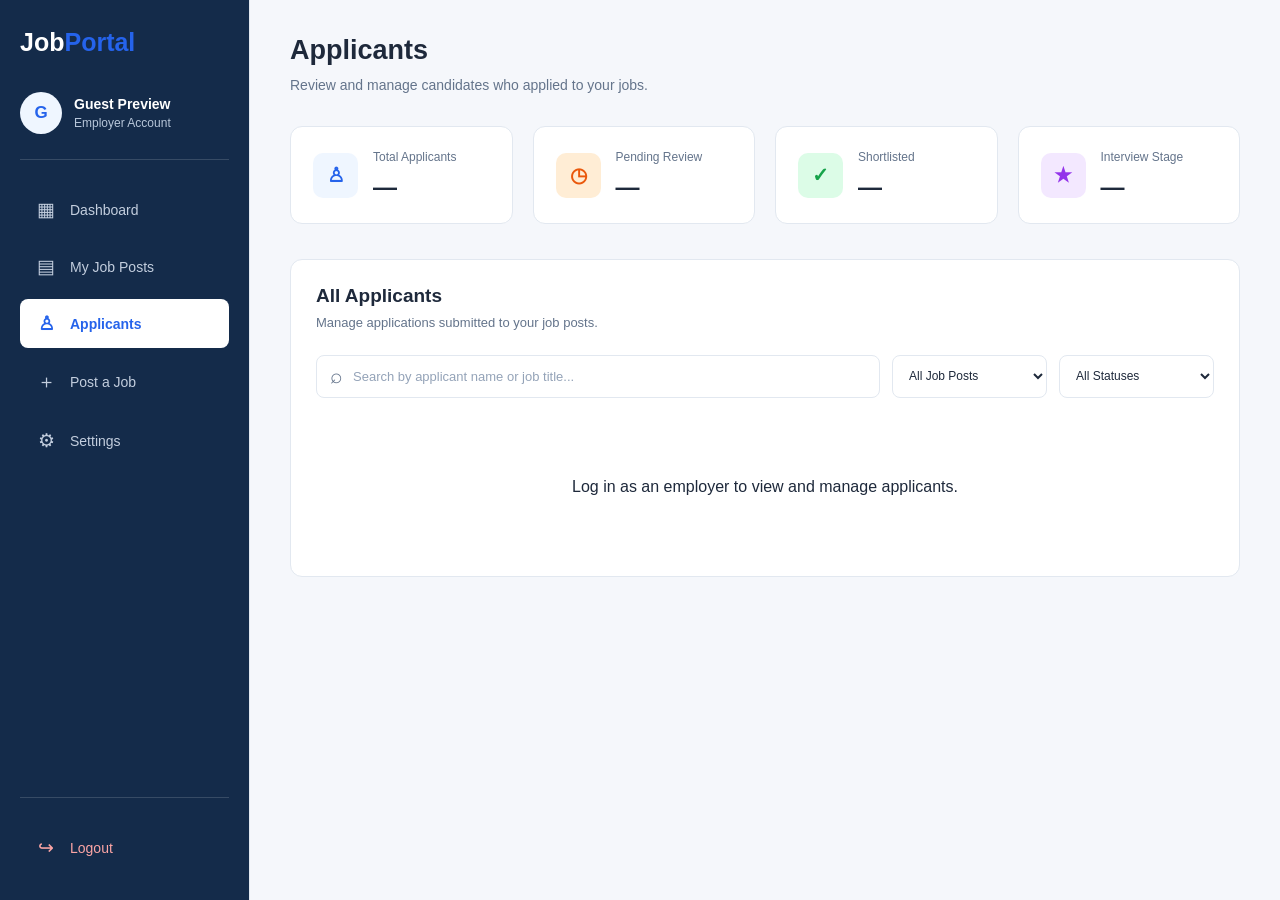
<file: Employer files/applicants.html>
<!DOCTYPE html>
<html lang="en">
<head>
    <meta charset="UTF-8">
    <meta name="viewport" content="width=device-width, initial-scale=1.0">
    <title>Applicants | Job Portal</title>
    <script src="theme.js" defer></script>
    <link rel="stylesheet" href="applicants.css">
    <script src="applicants.js" defer></script>
</head>
<body>
    <div class="dashboard-container">
        <aside class="sidebar">
            <input type="checkbox" id="mobileMenuToggle" class="mobile-menu-toggle">

            <div class="logo">
                <h2>Job<span>Portal</span></h2>
            </div>

            <label for="mobileMenuToggle" class="menu-toggle-button" aria-label="Toggle navigation">
                <span></span>
                <span></span>
                <span></span>
            </label>

            <div class="mobile-menu">
                <div class="sidebar-user">
                    <div class="user-avatar" id="userAvatar">E</div>
                    <div>
                        <h3 id="userName">Employer</h3>
                        <p>Employer Account</p>
                    </div>
                </div>

                <nav class="sidebar-nav">
                    <a href="employer-dashboard.html" class="nav-link">
                        <span>▦</span>
                        Dashboard
                    </a>

                    <a href="my-job-posts.html" class="nav-link">
                        <span>▤</span>
                        My Job Posts
                    </a>

                    <a href="applicants.html" class="nav-link active">
                        <span>♙</span>
                        Applicants
                    </a>

                    <a href="post-job.html" class="nav-link">
                        <span>＋</span>
                        Post a Job
                    </a>

                    <a href="employer-settings.html" class="nav-link">
                        <span>⚙</span>
                        Settings
                    </a>
                </nav>

                <div class="sidebar-bottom">
                    <a href="index.html" class="nav-link" id="logoutButton">
                        <span>↪</span>
                        Logout
                    </a>
                </div>
            </div>
        </aside>

        <main class="main-content">
            <header class="top-header">
                <div>
                    <h1>Applicants</h1>
                    <p>Review and manage candidates who applied to your jobs.</p>
                </div>
            </header>

            <section class="stats-grid">
                <div class="stat-card">
                    <div class="stat-icon blue">♙</div>
                    <div>
                        <p>Total Applicants</p>
                        <h2 id="totalApplicants">0</h2>
                    </div>
                </div>

                <div class="stat-card">
                    <div class="stat-icon orange">◷</div>
                    <div>
                        <p>Pending Review</p>
                        <h2 id="pendingApplicants">0</h2>
                    </div>
                </div>

                <div class="stat-card">
                    <div class="stat-icon green">✓</div>
                    <div>
                        <p>Shortlisted</p>
                        <h2 id="shortlistedApplicants">0</h2>
                    </div>
                </div>

                <div class="stat-card">
                    <div class="stat-icon purple">★</div>
                    <div>
                        <p>Interview Stage</p>
                        <h2 id="interviewApplicants">0</h2>
                    </div>
                </div>
            </section>

            <section class="applicants-section">
                <div class="section-heading">
                    <div>
                        <h2>All Applicants</h2>
                        <p>Manage applications submitted to your job posts.</p>
                    </div>
                </div>

                <div class="applicants-toolbar">
                    <div class="search-box">
                        <span>⌕</span>
                        <input
                            type="text"
                            id="applicantSearch"
                            placeholder="Search by applicant name or job title..."
                        >
                    </div>

                    <select id="jobFilter">
                        <option value="all">All Job Posts</option>
                    </select>

                    <select id="statusFilter">
                        <option value="all">All Statuses</option>
                        <option value="pending">Pending</option>
                        <option value="shortlisted">Shortlisted</option>
                        <option value="interview">Interview</option>
                        <option value="rejected">Rejected</option>
                    </select>
                </div>

                <div class="applicants-container" id="applicantsContainer"></div>

                <div class="empty-state" id="emptyState" style="display: none;">
                    <div class="empty-icon">♙</div>
                    <h3>No Applicants Found</h3>
                    <p>
                        There are no applications matching your current search
                        or filter.
                    </p>
                </div>
            </section>
        </main>
    </div>
</body>
</html>
</file>
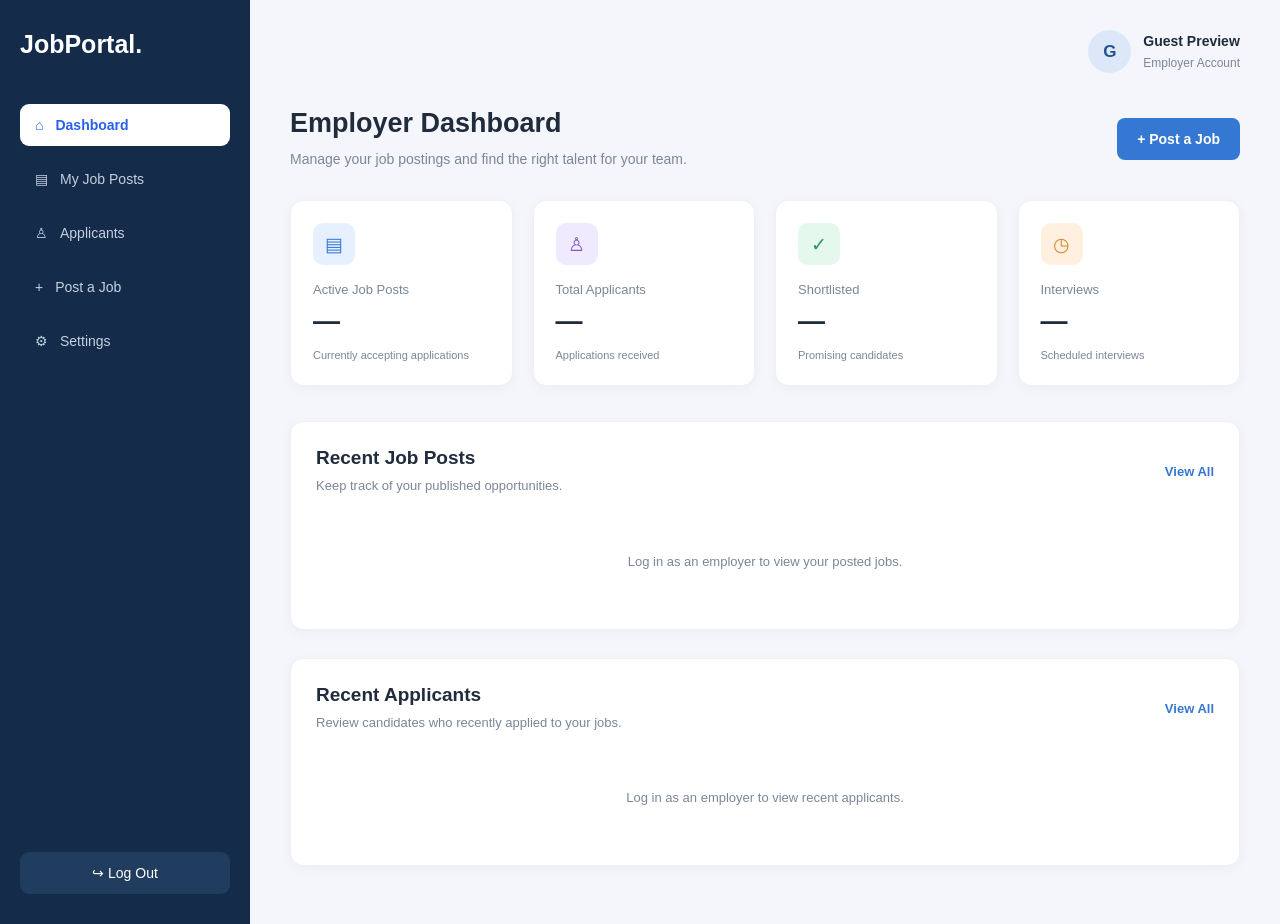
<file: Employer files/employer-dashboard.html>
<!DOCTYPE html>
<html lang="en">
<head>
    <meta charset="UTF-8">
    <meta name="viewport" content="width=device-width, initial-scale=1.0">
    <title>Employer Dashboard | Job Portal</title>
    <script src="theme.js" defer></script>
    <link rel="stylesheet" href="employer-dashboard.css">
    <script src="employer-dashboard.js" defer></script>
</head>
<body>
    <div class="dashboard-layout">
        <aside class="sidebar">
            <input type="checkbox" id="mobileMenuToggle" class="mobile-menu-toggle">

            <div class="logo">JobPortal.</div>

            <label for="mobileMenuToggle" class="menu-toggle-button" aria-label="Toggle navigation">
                <span></span>
                <span></span>
                <span></span>
            </label>

            <div class="mobile-menu">
                <nav class="sidebar-nav">
                    <a href="employer-dashboard.html" class="nav-link active">
                        <span>⌂</span>
                        Dashboard
                    </a>

                    <a href="my-job-posts.html" class="nav-link">
                        <span>▤</span>
                        My Job Posts
                    </a>

                    <a href="applicants.html" class="nav-link">
                        <span>♙</span>
                        Applicants
                    </a>

                    <a href="post-job.html" class="nav-link">
                        <span>+</span>
                        Post a Job
                    </a>

                    <a href="employer-settings.html" class="nav-link">
                        <span>⚙</span>
                        Settings
                    </a>
                </nav>

                <div class="sidebar-bottom">
                    <button class="logout-button" id="logoutButton">
                        ↪ Log Out
                    </button>
                </div>
            </div>
        </aside>

        <main class="main-content">
            <header class="topbar">
                <div class="user-profile">
                    <div class="user-avatar" id="userAvatar">E</div>
                    <div>
                        <p class="user-name" id="userName">Employer</p>
                        <small>Employer Account</small>
                    </div>
                </div>
            </header>

            <section class="welcome-section">
                <div>
                    <h1>Employer Dashboard</h1>
                    <p>Manage your job postings and find the right talent for your team.</p>
                </div>

                <button class="primary-button" id="postJobButton">
                    + Post a Job
                </button>
            </section>

            <section class="stats-grid">
                <div class="stat-card">
                    <div class="stat-icon blue">▤</div>
                    <p>Active Job Posts</p>
                    <h2 id="activeJobsCount">0</h2>
                    <small>Currently accepting applications</small>
                </div>

                <div class="stat-card">
                    <div class="stat-icon purple">♙</div>
                    <p>Total Applicants</p>
                    <h2 id="totalApplicantsCount">0</h2>
                    <small>Applications received</small>
                </div>

                <div class="stat-card">
                    <div class="stat-icon green">✓</div>
                    <p>Shortlisted</p>
                    <h2 id="shortlistedCount">0</h2>
                    <small>Promising candidates</small>
                </div>

                <div class="stat-card">
                    <div class="stat-icon orange">◷</div>
                    <p>Interviews</p>
                    <h2 id="interviewsCount">0</h2>
                    <small>Scheduled interviews</small>
                </div>
            </section>

            <section class="content-section">
                <div class="section-heading">
                    <div>
                        <h2>Recent Job Posts</h2>
                        <p>Keep track of your published opportunities.</p>
                    </div>

                    <a href="#" class="view-all-link">View All</a>
                </div>

                <div class="jobs-container" id="employerJobs"></div>
            </section>

            <section class="content-section applicants-section">
                <div class="section-heading">
                    <div>
                        <h2>Recent Applicants</h2>
                        <p>Review candidates who recently applied to your jobs.</p>
                    </div>

                    <a href="#" class="view-all-link">View All</a>
                </div>

                <div class="applicants-container" id="recentApplicants"></div>
            </section>
        </main>
    </div>
</body>
</html>
</file>
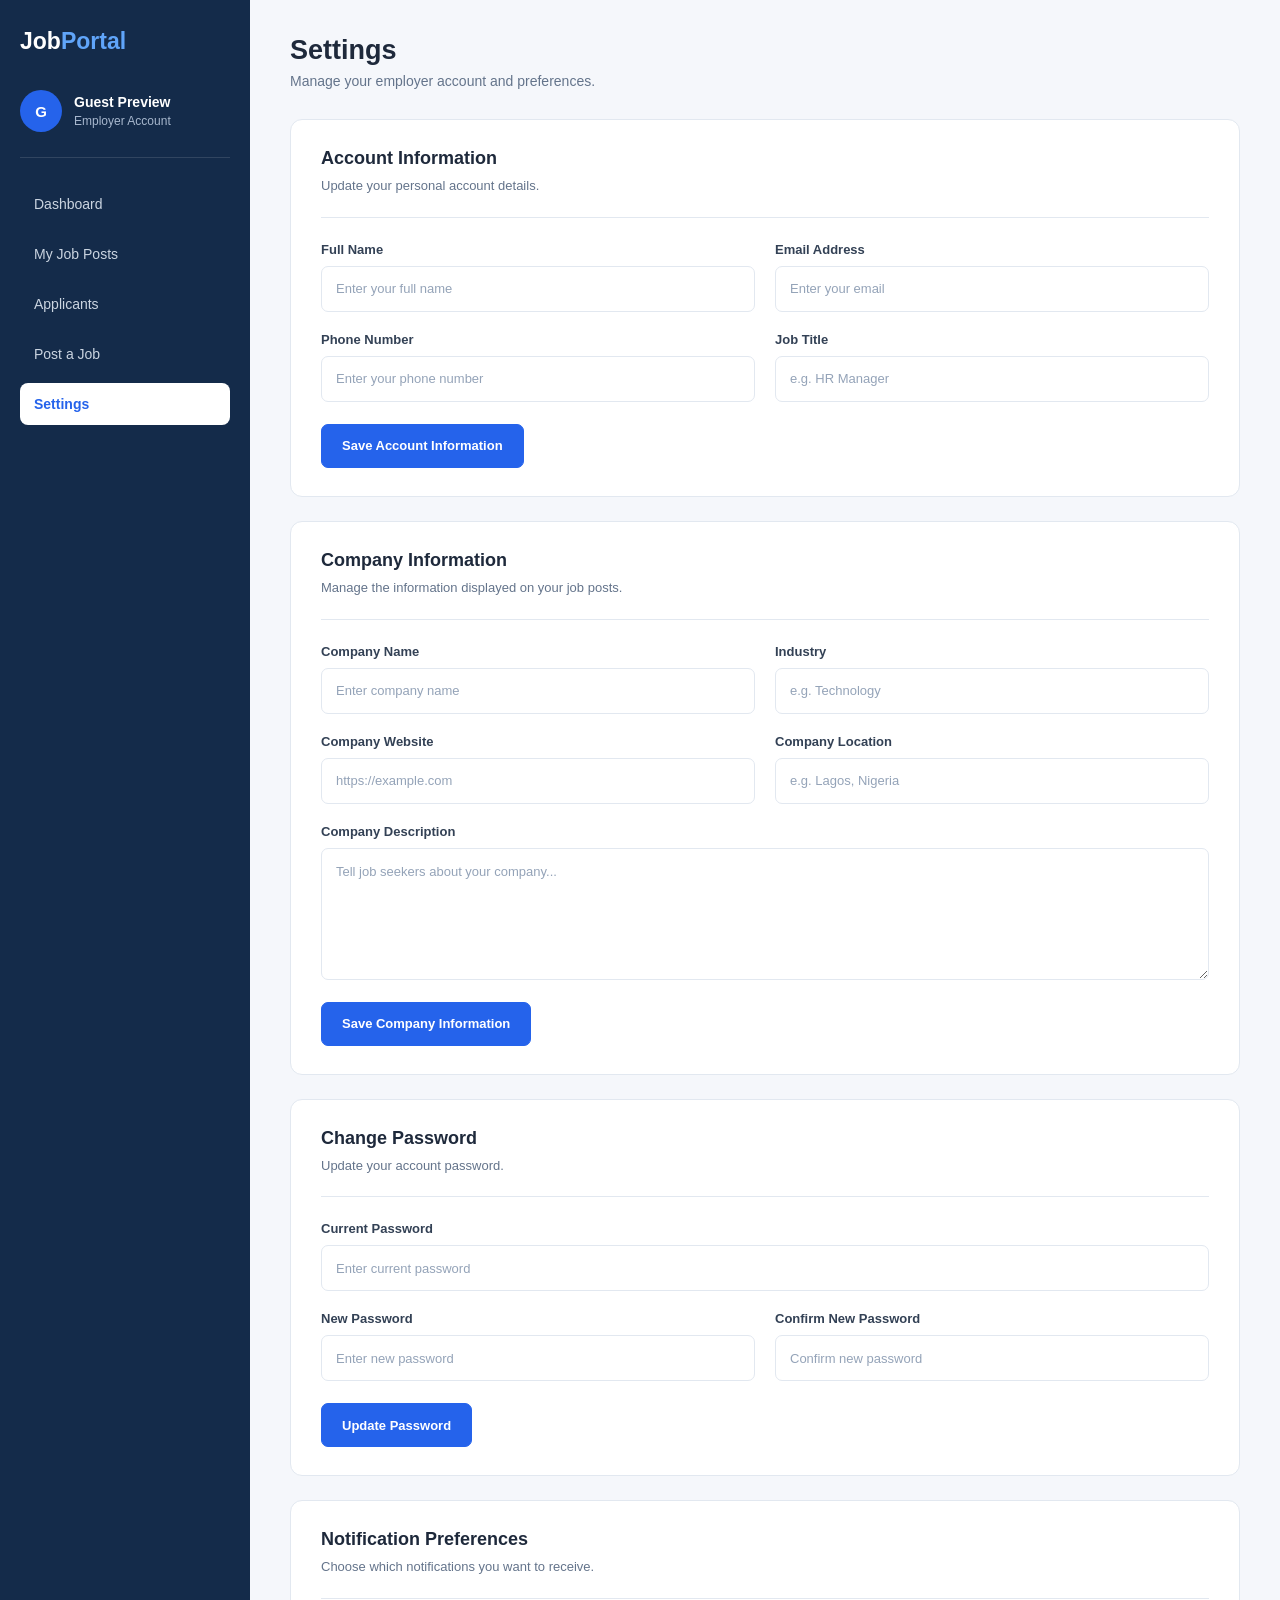
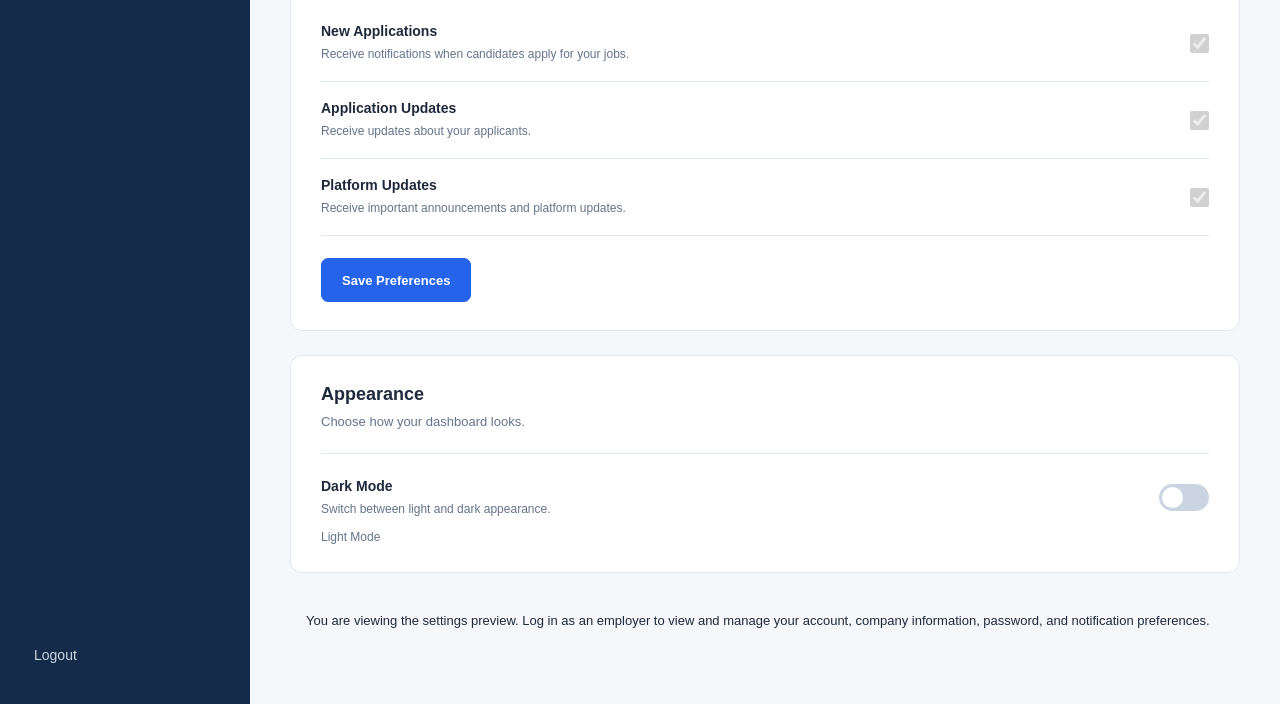
<file: Employer files/employer-settings.html>
<!DOCTYPE html>
<html lang="en">
<head>
    <meta charset="UTF-8">
    <meta name="viewport" content="width=device-width, initial-scale=1.0">
    <title>Employer Settings | Job Portal</title>
    <link rel="stylesheet" href="employer-settings.css">
    <script src="employer-settings.js" defer></script>
</head>
<body>
    <div class="dashboard-container">
        <aside class="sidebar">
            <div class="logo">
                Job<span>Portal</span>
            </div>

            <input type="checkbox" id="mobileMenuToggle" class="mobile-menu-toggle">

            <label for="mobileMenuToggle" class="menu-toggle-button" aria-label="Toggle navigation">
                <span></span>
                <span></span>
                <span></span>
            </label>

            <div class="mobile-menu">
                <div class="sidebar-user">
                    <div class="user-avatar" id="userAvatar">E</div>
                    <div>
                        <h4 id="userName">Employer</h4>
                        <p>Employer Account</p>
                    </div>
                </div>

                <nav class="sidebar-nav">
                    <a href="employer-dashboard.html" class="nav-link">Dashboard</a>
                    <a href="my-job-posts.html" class="nav-link">My Job Posts</a>
                    <a href="applicants.html" class="nav-link">Applicants</a>
                    <a href="post-job.html" class="nav-link">Post a Job</a>
                    <a href="employer-settings.html" class="nav-link active">Settings</a>
                </nav>

                <div class="sidebar-bottom">
                    <a href="index.html" class="nav-link" id="logoutButton">Logout</a>
                </div>
            </div>
        </aside>

        <main class="main-content">
            <div class="top-header">
                <div>
                    <h1>Settings</h1>
                    <p>Manage your employer account and preferences.</p>
                </div>
            </div>

            <section class="settings-section">
                <div class="section-heading">
                    <h2>Account Information</h2>
                    <p>Update your personal account details.</p>
                </div>

                <form id="accountForm">
                    <div class="form-grid">
                        <div class="form-group">
                            <label for="fullName">Full Name</label>
                            <input type="text" id="fullName" placeholder="Enter your full name" required>
                        </div>

                        <div class="form-group">
                            <label for="email">Email Address</label>
                            <input type="email" id="email" placeholder="Enter your email" required>
                        </div>

                        <div class="form-group">
                            <label for="phone">Phone Number</label>
                            <input type="tel" id="phone" placeholder="Enter your phone number">
                        </div>

                        <div class="form-group">
                            <label for="jobTitle">Job Title</label>
                            <input type="text" id="jobTitle" placeholder="e.g. HR Manager">
                        </div>
                    </div>

                    <button type="submit" class="primary-button">
                        Save Account Information
                    </button>
                </form>
            </section>

            <section class="settings-section">
                <div class="section-heading">
                    <h2>Company Information</h2>
                    <p>Manage the information displayed on your job posts.</p>
                </div>

                <form id="companyForm">
                    <div class="form-grid">
                        <div class="form-group">
                            <label for="companyName">Company Name</label>
                            <input type="text" id="companyName" placeholder="Enter company name">
                        </div>

                        <div class="form-group">
                            <label for="industry">Industry</label>
                            <input type="text" id="industry" placeholder="e.g. Technology">
                        </div>

                        <div class="form-group">
                            <label for="companyWebsite">Company Website</label>
                            <input type="url" id="companyWebsite" placeholder="https://example.com">
                        </div>

                        <div class="form-group">
                            <label for="companyLocation">Company Location</label>
                            <input type="text" id="companyLocation" placeholder="e.g. Lagos, Nigeria">
                        </div>

                        <div class="form-group full-width">
                            <label for="companyDescription">Company Description</label>
                            <textarea id="companyDescription" rows="5" placeholder="Tell job seekers about your company..."></textarea>
                        </div>
                    </div>

                    <button type="submit" class="primary-button">
                        Save Company Information
                    </button>
                </form>
            </section>

            <section class="settings-section">
                <div class="section-heading">
                    <h2>Change Password</h2>
                    <p>Update your account password.</p>
                </div>

                <form id="passwordForm">
                    <div class="form-grid">
                        <div class="form-group full-width">
                            <label for="currentPassword">Current Password</label>
                            <input type="password" id="currentPassword" placeholder="Enter current password" required>
                        </div>

                        <div class="form-group">
                            <label for="newPassword">New Password</label>
                            <input type="password" id="newPassword" placeholder="Enter new password" minlength="8" required>
                        </div>

                        <div class="form-group">
                            <label for="confirmPassword">Confirm New Password</label>
                            <input type="password" id="confirmPassword" placeholder="Confirm new password" minlength="8" required>
                        </div>
                    </div>

                    <button type="submit" class="primary-button">
                        Update Password
                    </button>
                </form>
            </section>

            <section class="settings-section">
                <div class="section-heading">
                    <h2>Notification Preferences</h2>
                    <p>Choose which notifications you want to receive.</p>
                </div>

                <form id="notificationForm">
                    <div class="notification-option">
                        <div>
                            <h4>New Applications</h4>
                            <p>Receive notifications when candidates apply for your jobs.</p>
                        </div>
                        <input type="checkbox" id="applicationNotifications" checked>
                    </div>

                    <div class="notification-option">
                        <div>
                            <h4>Application Updates</h4>
                            <p>Receive updates about your applicants.</p>
                        </div>
                        <input type="checkbox" id="applicationUpdates" checked>
                    </div>

                    <div class="notification-option">
                        <div>
                            <h4>Platform Updates</h4>
                            <p>Receive important announcements and platform updates.</p>
                        </div>
                        <input type="checkbox" id="platformNotifications" checked>
                    </div>

                    <button type="submit" class="primary-button">
                        Save Preferences
                    </button>
                </form>
            </section>

            <section class="settings-section appearance-section">
                <div class="section-heading">
                    <h2>Appearance</h2>
                    <p>Choose how your dashboard looks.</p>
                </div>

                <div class="appearance-option">
                    <div>
                        <h4>Dark Mode</h4>
                        <p>Switch between light and dark appearance.</p>
                    </div>

                    <label class="theme-switch">
                        <input type="checkbox" id="themeToggle" data-theme-toggle>
                        <span class="theme-slider"></span>
                    </label>
                </div>

                <p id="themeLabel">Light Mode</p>
            </section>

            <div id="settingsMessage" class="settings-message"></div>
        </main>
    </div>
</body>
</html>
</file>
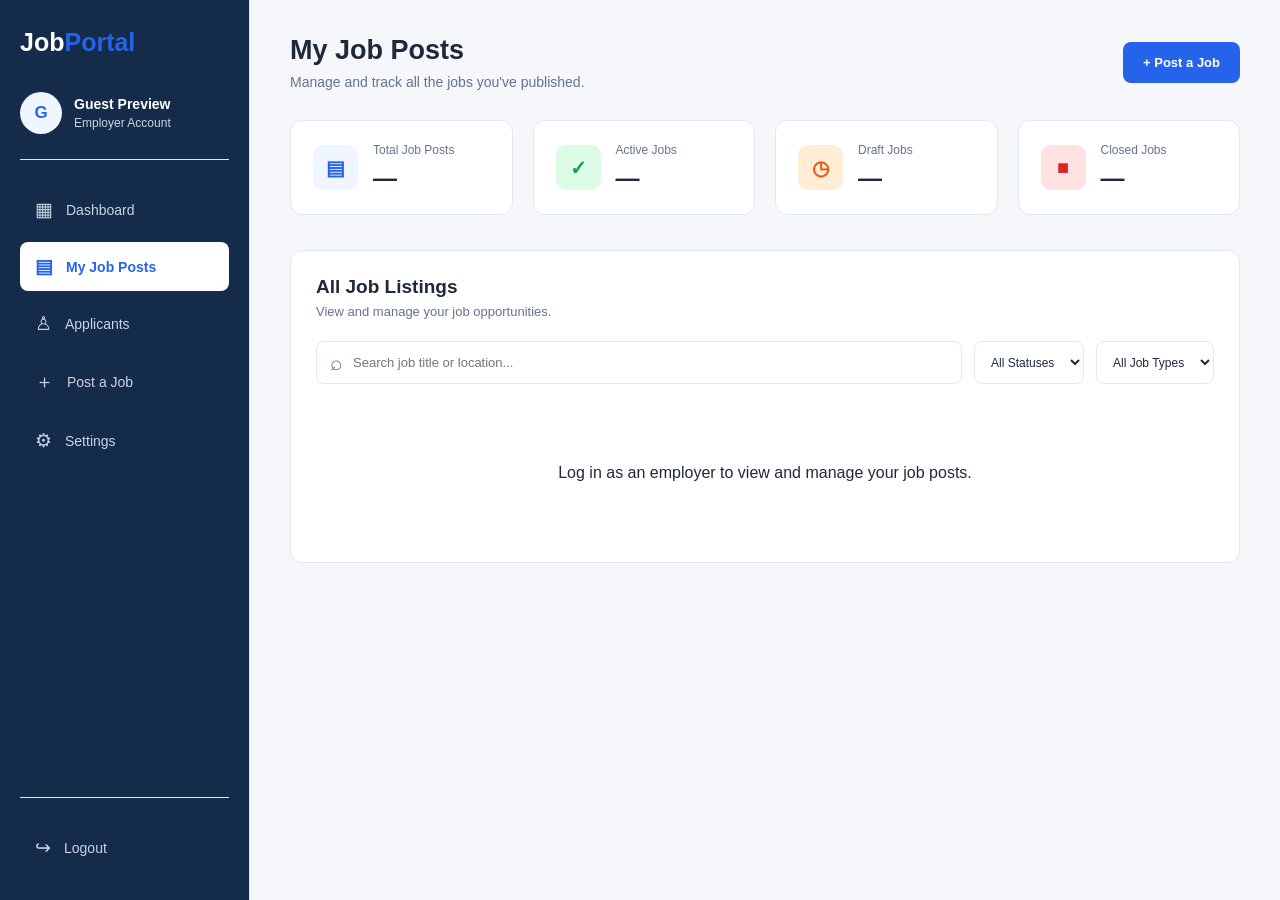
<file: Employer files/my-job-posts.html>
<!DOCTYPE html>
<html lang="en">
<head>
    <meta charset="UTF-8">
    <meta name="viewport" content="width=device-width, initial-scale=1.0">
    <title>My Job-Posts | Job Portal</title>
    <script src="theme.js" defer></script>
    <link rel="stylesheet" href="my-job-posts.css">
    <script src="my-job-posts.js" defer></script>
</head>
<body>
    <div class="dashboard-container">
        <aside class="sidebar">
            <div class="logo">
                <h2>Job<span>Portal</span></h2>
            </div>

            <input type="checkbox" id="mobileMenuToggle" class="mobile-menu-toggle">

            <label for="mobileMenuToggle" class="menu-toggle-button" aria-label="Toggle navigation">
                <span></span>
                <span></span>
                <span></span>
            </label>

            <div class="mobile-menu">
                <div class="sidebar-user">
                    <div class="user-avatar" id="userAvatar">E</div>
                    <div>
                        <h3 id="userName">Employer</h3>
                        <p>Employer Account</p>
                    </div>
                </div>

                <nav class="sidebar-nav">
                    <a href="employer-dashboard.html" class="nav-link">
                        <span>▦</span>
                        Dashboard
                    </a>

                    <a href="my-job-posts.html" class="nav-link active">
                        <span>▤</span>
                        My Job Posts
                    </a>

                    <a href="applicants.html" class="nav-link">
                        <span>♙</span>
                        Applicants
                    </a>

                    <a href="post-job.html" class="nav-link">
                        <span>＋</span>
                        Post a Job
                    </a>

                    <a href="employer-settings.html" class="nav-link">
                        <span>⚙</span>
                        Settings
                    </a>
                </nav>

                <div class="sidebar-bottom">
                    <a href="index.html" class="nav-link" id="logoutButton">
                        <span>↪</span>
                        Logout
                    </a>
                </div>
            </div>
        </aside>

        <main class="main-content">
            <header class="top-header">
                <div>
                    <h1>My Job Posts</h1>
                    <p>Manage and track all the jobs you've published.</p>
                </div>

                <a href="post-job.html" class="post-job-button">
                    + Post a Job
                </a>
            </header>

            <section class="stats-grid">
                <div class="stat-card">
                    <div class="stat-icon blue">▤</div>
                    <div>
                        <p>Total Job Posts</p>
                        <h2 id="totalJobs">0</h2>
                    </div>
                </div>

                <div class="stat-card">
                    <div class="stat-icon green">✓</div>
                    <div>
                        <p>Active Jobs</p>
                        <h2 id="activeJobs">0</h2>
                    </div>
                </div>

                <div class="stat-card">
                    <div class="stat-icon orange">◷</div>
                    <div>
                        <p>Draft Jobs</p>
                        <h2 id="draftJobs">0</h2>
                    </div>
                </div>

                <div class="stat-card">
                    <div class="stat-icon red">■</div>
                    <div>
                        <p>Closed Jobs</p>
                        <h2 id="closedJobs">0</h2>
                    </div>
                </div>
            </section>

            <section class="jobs-section">
                <div class="section-heading">
                    <div>
                        <h2>All Job Listings</h2>
                        <p>View and manage your job opportunities.</p>
                    </div>
                </div>

                <div class="jobs-toolbar">
                    <div class="search-box">
                        <span>⌕</span>
                        <input
                            type="text"
                            id="jobSearch"
                            placeholder="Search job title or location..."
                        >
                    </div>

                    <select id="statusFilter">
                        <option value="all">All Statuses</option>
                        <option value="active">Active</option>
                        <option value="draft">Draft</option>
                        <option value="closed">Closed</option>
                        <option value="expired">Expired</option>
                    </select>

                    <select id="typeFilter">
                        <option value="all">All Job Types</option>
                        <option value="Full-time">Full-time</option>
                        <option value="Part-time">Part-time</option>
                        <option value="Internship">Internship</option>
                        <option value="Contract">Contract</option>
                        <option value="Remote">Remote</option>
                    </select>
                </div>

                <div class="jobs-container" id="jobsContainer"></div>

                <div class="empty-state" id="emptyState" style="display: none;">
                    <div class="empty-icon">▤</div>
                    <h3>No Job Posts Found</h3>
                    <p>
                        You haven't posted any jobs yet, or no jobs match
                        your search.
                    </p>
                    <a href="post-job.html" class="post-job-button">
                        Post Your First Job
                    </a>
                </div>
            </section>
        </main>
    </div>
</body>
</html>
</file>
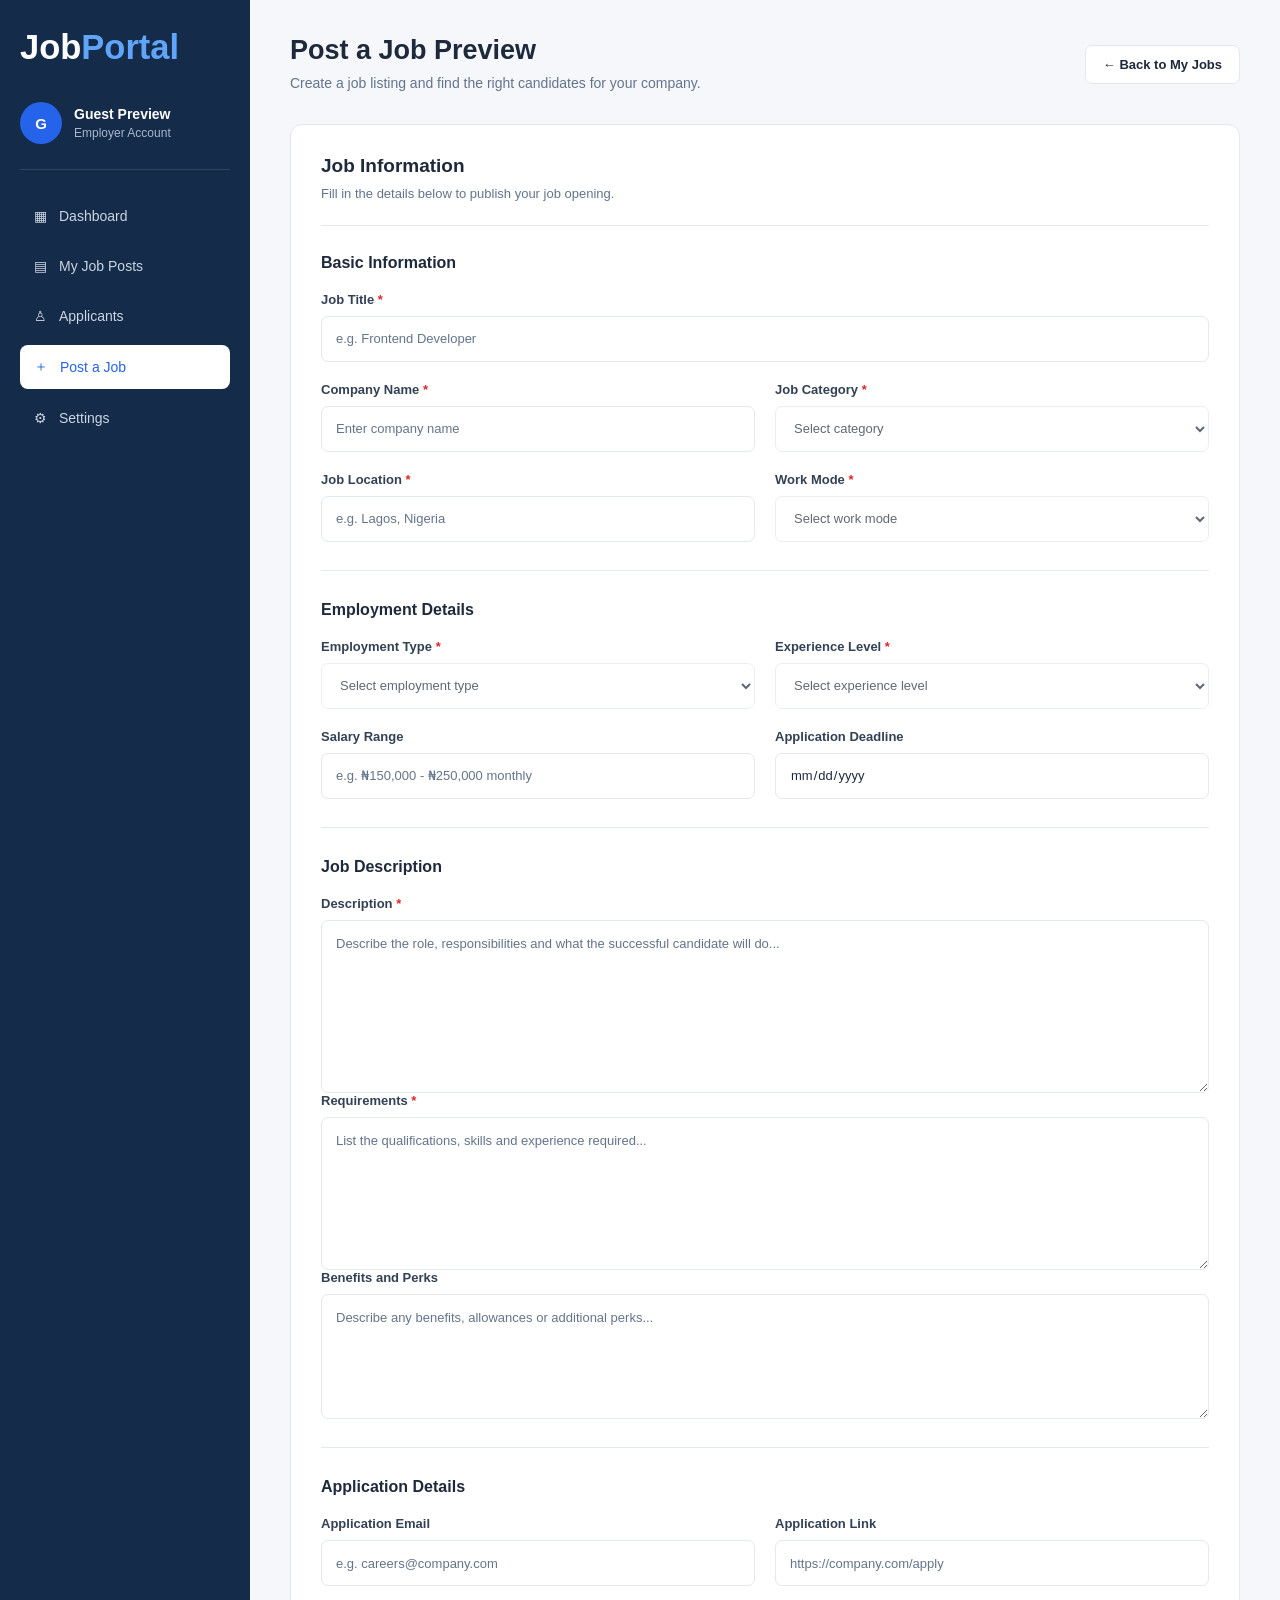
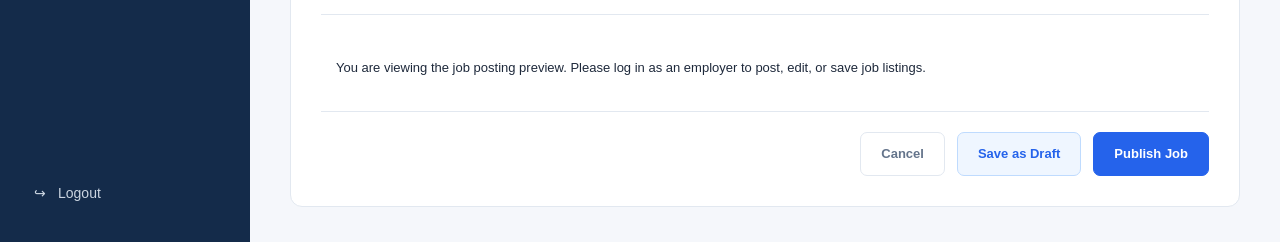
<file: Employer files/post-job.html>
<!DOCTYPE html>
<html lang="en">
<head>
    <meta charset="UTF-8">
    <meta name="viewport" content="width=device-width, initial-scale=1.0">
    <title>Post Job | Job Portal</title>
    <script src="theme.js" defer></script>
    <link rel="stylesheet" href="post-job.css">
    <script src="post-job.js" defer></script>
</head>
<body>
    <div class="dashboard-container">
        <aside class="sidebar">
            <input type="checkbox" id="mobileMenuToggle" class="mobile-menu-toggle">

            <div class="logo">
                <h2>Job<span>Portal</span></h2>
            </div>

            <label for="mobileMenuToggle" class="menu-toggle-button" aria-label="Toggle navigation">
                <span></span>
                <span></span>
                <span></span>
            </label>

            <div class="mobile-menu">
                <div class="sidebar-user">
                    <div class="user-avatar" id="userAvatar">E</div>
                    <div>
                        <h3 id="userName">Employer</h3>
                        <p>Employer Account</p>
                    </div>
                </div>

                <nav class="sidebar-nav">
                    <a href="employer-dashboard.html" class="nav-link">
                        <span>▦</span>
                        Dashboard
                    </a>

                    <a href="my-job-posts.html" class="nav-link">
                        <span>▤</span>
                        My Job Posts
                    </a>

                    <a href="applicants.html" class="nav-link">
                        <span>♙</span>
                        Applicants
                    </a>

                    <a href="post-job.html" class="nav-link active">
                        <span>＋</span>
                        Post a Job
                    </a>

                    <a href="employer-settings.html" class="nav-link">
                        <span>⚙</span>
                        Settings
                    </a>
                </nav>

                <div class="sidebar-bottom">
                    <a href="index.html" class="nav-link" id="logoutButton">
                        <span>↪</span>
                        Logout
                    </a>
                </div>
            </div>
        </aside>

        <main class="main-content">
            <header class="top-header">
                <div>
                    <h1 id="pageTitle">Post a Job</h1>
                    <p>
                        Create a job listing and find the right candidates
                        for your company.
                    </p>
                </div>

                <a href="my-job-posts.html" class="back-button">
                    ← Back to My Jobs
                </a>
            </header>

            <section class="job-form-section">
                <div class="section-heading">
                    <h2>Job Information</h2>
                    <p>
                        Fill in the details below to publish your job opening.
                    </p>
                </div>

                <form id="jobForm">
                    <div class="form-section">
                        <h3>Basic Information</h3>

                        <div class="form-grid">
                            <div class="form-group full-width">
                                <label for="jobTitle">
                                    Job Title <span>*</span>
                                </label>
                                <input
                                    type="text"
                                    id="jobTitle"
                                    name="jobTitle"
                                    placeholder="e.g. Frontend Developer"
                                    required
                                >
                            </div>

                            <div class="form-group">
                                <label for="companyName">
                                    Company Name <span>*</span>
                                </label>
                                <input
                                    type="text"
                                    id="companyName"
                                    name="companyName"
                                    placeholder="Enter company name"
                                    required
                                >
                            </div>

                            <div class="form-group">
                                <label for="jobCategory">
                                    Job Category <span>*</span>
                                </label>
                                <select id="jobCategory" name="jobCategory" required>
                                    <option value="">Select category</option>
                                    <option value="Software Development">Software Development</option>
                                    <option value="Data Science">Data Science</option>
                                    <option value="AI and Machine Learning">AI and Machine Learning</option>
                                    <option value="Cybersecurity">Cybersecurity</option>
                                    <option value="UI/UX Design">UI/UX Design</option>
                                    <option value="Product Management">Product Management</option>
                                    <option value="DevOps and Cloud">DevOps and Cloud</option>
                                    <option value="IT Support">IT Support</option>
                                    <option value="Other">Other</option>
                                </select>
                            </div>

                            <div class="form-group">
                                <label for="jobLocation">
                                    Job Location <span>*</span>
                                </label>
                                <input
                                    type="text"
                                    id="jobLocation"
                                    name="jobLocation"
                                    placeholder="e.g. Lagos, Nigeria"
                                    required
                                >
                            </div>

                            <div class="form-group">
                                <label for="workMode">
                                    Work Mode <span>*</span>
                                </label>
                                <select id="workMode" name="workMode" required>
                                    <option value="">Select work mode</option>
                                    <option value="On-site">On-site</option>
                                    <option value="Remote">Remote</option>
                                    <option value="Hybrid">Hybrid</option>
                                </select>
                            </div>
                        </div>
                    </div>

                    <div class="form-section">
                        <h3>Employment Details</h3>

                        <div class="form-grid">
                            <div class="form-group">
                                <label for="jobType">
                                    Employment Type <span>*</span>
                                </label>
                                <select id="jobType" name="jobType" required>
                                    <option value="">Select employment type</option>
                                    <option value="Full-time">Full-time</option>
                                    <option value="Part-time">Part-time</option>
                                    <option value="Contract">Contract</option>
                                    <option value="Internship">Internship</option>
                                    <option value="Temporary">Temporary</option>
                                </select>
                            </div>

                            <div class="form-group">
                                <label for="experienceLevel">
                                    Experience Level <span>*</span>
                                </label>
                                <select id="experienceLevel" name="experienceLevel" required>
                                    <option value="">Select experience level</option>
                                    <option value="Entry Level">Entry Level</option>
                                    <option value="Junior">Junior</option>
                                    <option value="Mid Level">Mid Level</option>
                                    <option value="Senior">Senior</option>
                                    <option value="Lead">Lead</option>
                                </select>
                            </div>

                            <div class="form-group">
                                <label for="salary">Salary Range</label>
                                <input
                                    type="text"
                                    id="salary"
                                    name="salary"
                                    placeholder="e.g. ₦150,000 - ₦250,000 monthly"
                                >
                            </div>

                            <div class="form-group">
                                <label for="applicationDeadline">Application Deadline</label>
                                <input
                                    type="date"
                                    id="applicationDeadline"
                                    name="applicationDeadline"
                                >
                            </div>
                        </div>
                    </div>

                    <div class="form-section">
                        <h3>Job Description</h3>

                        <div class="form-group">
                            <label for="jobDescription">
                                Description <span>*</span>
                            </label>
                            <textarea
                                id="jobDescription"
                                name="jobDescription"
                                rows="7"
                                placeholder="Describe the role, responsibilities and what the successful candidate will do..."
                                required
                            ></textarea>
                        </div>

                        <div class="form-group">
                            <label for="jobRequirements">
                                Requirements <span>*</span>
                            </label>
                            <textarea
                                id="jobRequirements"
                                name="jobRequirements"
                                rows="6"
                                placeholder="List the qualifications, skills and experience required..."
                                required
                            ></textarea>
                        </div>

                        <div class="form-group">
                            <label for="jobBenefits">Benefits and Perks</label>
                            <textarea
                                id="jobBenefits"
                                name="jobBenefits"
                                rows="4"
                                placeholder="Describe any benefits, allowances or additional perks..."
                            ></textarea>
                        </div>
                    </div>

                    <div class="form-section">
                        <h3>Application Details</h3>

                        <div class="form-grid">
                            <div class="form-group">
                                <label for="applicationEmail">Application Email</label>
                                <input
                                    type="email"
                                    id="applicationEmail"
                                    name="applicationEmail"
                                    placeholder="e.g. careers@company.com"
                                >
                            </div>

                            <div class="form-group">
                                <label for="applicationLink">Application Link</label>
                                <input
                                    type="url"
                                    id="applicationLink"
                                    name="applicationLink"
                                    placeholder="https://company.com/apply"
                                >
                            </div>
                        </div>
                    </div>

                    <div id="formMessage" class="form-message"></div>

                    <div class="form-actions">
                        <a href="my-job-posts.html" class="cancel-button">
                            Cancel
                        </a>

                        <button
                            type="button"
                            id="saveDraftButton"
                            class="draft-button"
                        >
                            Save as Draft
                        </button>

                        <button type="submit" class="publish-button">
                            Publish Job
                        </button>
                    </div>
                </form>
            </section>
        </main>
    </div>
</body>
</html>
</file>
<file: style.css>
*{
margin: 0;
padding: 0;
box-sizing: border-box;
}
:root {
--primary: #1759e8;
--primary-dark: rgb(58, 58, 133);
--white: #ffffff;
--background: #eef1f7;
--text-dark: #172033;
--text-light: #778196;
--border: #e1e6ef;
--input-bg: #f9fafc;
--success: #16a34a;
--danger: #dc2626;
}
body {
font-family: 'Inter', sans-serif;
background: var(--background);
min-height: 100vh;
display: flex;
justify-content: center;
align-items: center;
padding: 40px 20px;
color: var(--text-dark);
}
.auth-container {
width: 100%;
max-width: 1250px;
min-height: 720px;
background: var(--white);
display: grid;
grid-template-columns: 1.1fr 0.9fr;
border-radius: 25px;
overflow: hidden;
box-shadow: 0 20px 60px rgba(25, 45, 85, 0.12);
}
.signup-section {
background: rgb(58, 58, 133);
color: var(--white);
padding: 45px 55px;
display: flex;
flex-direction: column;
justify-content: space-between;
}
.brand {
display: flex;
align-items: center;
gap: 10px;
font-size: 22px;
font-weight: 800;
letter-spacing: -0.8px;
}
.brand-icon {
font-size: 27px;
color: #ffffff;
}
.brand-light {
font-weight: 400;
}
.signup-content {
width: 100%;
max-width: 420px;
margin: 35px auto;
}
.section-heading {
margin-bottom: 30px;
}
.section-heading h1,
.section-heading h2 {
font-size: 29px;
font-weight: 700;
letter-spacing: -1px;
margin-bottom: 10px;
}
.signup-section .section-heading p {
color: rgba(255, 255, 255, 0.78);
font-size: 14px;
line-height: 1.6;
}
.section-footer {
font-size: 12px;
color: rgba(255, 255, 255, 0.7);
text-align: center;
}
.login-section {
background: var(--white);
padding: 45px 55px;
display: flex;
justify-content: center;
align-items: center;
}
.login-content {
width: 100%;
max-width: 390px;
}
.login-brand-icon {
font-size: 38px;
color: var(--primary);
margin-bottom: 25px;
}
.login-section .section-heading h2 {
color: var(--text-dark);
}
.login-section .section-heading p {
color: var(--text-light);
font-size: 14px;
line-height: 1.6;
}
form {
width: 100%;
}
.form-group {
margin-bottom: 20px;
}
.form-group label {
display: block;
font-size: 13px;
font-weight: 600;
margin-bottom: 9px;
}
.form-group input {
width: 100%;
height: 49px;
padding: 0 15px;
border: 1px solid var(--border);
border-radius: 7px;
outline: none;
background: var(--input-bg);
font-family: inherit;
font-size: 13px;
color: var(--text-dark);
transition: 0.25s ease;
}
#goToLogin{
    color: var(--white);
}
.form-group input::placeholder {
color: #a0a8b6;
}
.form-group input:focus {
border-color: var(--primary);
background: var(--white);
box-shadow: 0 0 0 3px rgba(23, 89, 232, 0.1);
}
.password-wrapper {
position: relative;
}
.password-wrapper input {
padding-right: 65px;
}
.password-toggle {
position: absolute;
right: 13px;
top: 50%;
transform: translateY(-50%);
border: none;
background: transparent;
color: var(--primary);
font-family: inherit;
font-size: 11px;
font-weight: 600;
cursor: pointer;
}
.password-toggle:hover {
color: var(--primary-dark);
}
.primary-button {
width: 100%;
height: 49px;
border: none;
border-radius: 7px;
background: var(--primary);
color: var(--white);
font-family: inherit;
font-size: 14px;
font-weight: 600;
cursor: pointer;
transition: 0.25s ease;
}
.primary-button:hover {
background: var(--primary-dark);
transform: translateY(-2px);
box-shadow: 0 7px 18px rgba(23, 89, 232, 0.2);
}
.primary-button:active {
transform: translateY(0);
}
.login-options {
display: flex;
align-items: center;
justify-content: flex-start;
margin-bottom: 22px;
}
.remember-me {
display: flex;
align-items: center;
gap: 7px;
font-size: 12px;
color: var(--text-light);
cursor: pointer;
}
.remember-me input {
accent-color: var(--primary);
cursor: pointer;
width: 14px;
height: 14px;
}
.form-message {
font-size: 12px;
margin-top: 12px;
line-height: 1.5;
}
.form-message.success {
color: var(--success);
}
.form-message.error {
color: var(--danger);
}
.switch-text {
text-align: center;
margin-top: 25px;
font-size: 12px;
color: var(--text-light);
}
.switch-text a {
color: var(--primary);
text-decoration: none;
font-weight: 700;
margin-left: 4px;
}
.switch-text a:hover {
text-decoration: underline;
}
.divider {
display: flex;
align-items: center;
gap: 12px;
margin: 25px 0;
}
.divider span {
flex: 1;
height: 1px;
background: var(--border);
}
.divider p {
font-size: 11px;
color: var(--text-light);
}
.login-footer {
font-size: 11px;
color: var(--text-light);
text-align: center;
line-height: 1.6;
}
@media (max-width: 900px) {
body {
    padding: 25px 15px;
}

.auth-container {
    grid-template-columns: 1fr 1fr;
    min-height: 680px;
}

.signup-section,
.login-section {
    padding: 35px 28px;
}

.section-heading h1,
.section-heading h2 {
    font-size: 25px;
}
}
@media (max-width: 650px) {
body {
    padding: 15px;
    align-items: flex-start;
}

.auth-container {
    display: flex;
    flex-direction: column;
    border-radius: 18px;
    min-height: auto;
}

.signup-section {
    padding: 30px 24px;
    min-height: auto;
}

.brand {
    font-size: 19px;
}

.signup-content {
    margin: 40px auto 30px;
}

.section-heading h1,
.section-heading h2 {
    font-size: 24px;
}

.section-footer {
    margin-top: 10px;
}

.login-section {
    padding: 40px 24px;
}

.login-content {
    max-width: 100%;
}

.login-brand-icon {
    font-size: 32px;
}

.form-group input {
    height: 48px;
}

.primary-button {
    height: 48px;
}
}
@media (max-width: 380px) {
body {
    padding: 10px;
}

.signup-section,
.login-section {
    padding: 28px 18px;
}

.section-heading h1,
.section-heading h2 {
    font-size: 21px;
}

.form-group label {
    font-size: 12px;
}
}
</file>
<file: role.css>
/* GENERAL STYLES */
*{
margin: 0;
padding: 0;
box-sizing: border-box;
}
body {
font-family: Arial, sans-serif;
background: #EAF0FA;
color: #202b3c;
min-height: 100vh;
}
a {
text-decoration: none;
color: inherit;
}
/* PAGE LAYOUT */
.role-page {
min-height: 100vh;
display: flex;
flex-direction: column;
}
/* HEADER */
.page-header {
padding: 25px 7%;
border-bottom: 1px solid #e9edf3;
}
.logo {
display: inline-flex;
align-items: center;
gap: 10px;
font-size: 22px;
font-weight: 700;
color: #202b3c;
}
.logo-icon {
width: 38px;
height: 38px;
background: #1759e8;
color: #ffffff;
display: flex;
align-items: center;
justify-content: center;
border-radius: 10px;
}
/* MAIN CONTENT */
.role-content {
width: 100%;
max-width: 1050px;
margin: 0 auto;
padding: 75px 25px 45px;
}
.intro {
text-align: center;
max-width: 650px;
margin: 0 auto 45px;
}
.small-heading {
display: inline-block;
color: #1759e8;
font-size: 12px;
font-weight: 700;
letter-spacing: 2px;
margin-bottom: 15px;
}
.intro h1 {
font-size: 36px;
line-height: 1.3;
margin-bottom: 15px;
}
.intro p {
color: #8993a4;
font-size: 15px;
line-height: 1.7;
}
/* ROLE CARDS */
.role-cards {
display: grid;
grid-template-columns: repeat(2, 1fr);
gap: 25px;
}
.role-card {
background: #ffffff;
border: 1px solid #e9edf3;
border-radius: 16px;
padding: 35px;
display: flex;
flex-direction: column;
transition: transform 0.25s ease, box-shadow 0.25s ease;
}
.role-card:hover {
transform: translateY(-5px);
box-shadow: 0 12px 30px rgba(32, 43, 60, 0.08);
}
/* ROLE ICONS */
.role-icon {
width: 58px;
height: 58px;
border-radius: 14px;
display: flex;
align-items: center;
justify-content: center;
font-size: 27px;
margin-bottom: 25px;
}
.seeker-icon {
background: #edf3ff;
}
.employer-icon {
background: #eaf8f1;
}
/* ROLE TEXT */
.role-card h2 {
font-size: 21px;
margin-bottom: 12px;
}
.role-description {
color: #8993a4;
font-size: 14px;
line-height: 1.8;
margin-bottom: 22px;
}
/* ROLE FEATURES */
.role-features {
list-style: none;
margin-bottom: 30px;
}
.role-features li {
color: #526074;
font-size: 14px;
margin-bottom: 13px;
display: flex;
align-items: center;
gap: 10px;
}
.role-features li::before {
content: "✓";
color: #16a36a;
font-weight: bold;
}
/* ROLE BUTTONS */
.role-button {
width: 100%;
min-height: 50px;
padding: 14px 18px;
background: #1759e8;
color: #ffffff;
border-radius: 9px;
display: flex;
align-items: center;
justify-content: space-between;
font-size: 14px;
font-weight: 600;
margin-top: auto;
transition: background 0.2s ease;
}
.role-button:hover {
background: #1045bd;
}
.role-button span {
font-size: 20px;
}
/* FOOTER */
.role-footer {
text-align: center;
color: #8993a4;
font-size: 13px;
margin-top: 30px;
}
/* TABLET AND MOBILE */
@media (max-width: 700px) {
.page-header {
    padding: 20px 5%;
}

.role-content {
    padding: 55px 20px 35px;
}

.intro h1 {
    font-size: 29px;
}

.role-cards {
    grid-template-columns: 1fr;
    gap: 20px;
}

.role-card {
    padding: 28px;
}
}
@media (max-width: 400px) {
.intro h1 {
    font-size: 25px;
}

.role-card {
    padding: 23px;
}
}
</file>
<file: Applicant files/job-listings.css>
:root {
    --page-bg: #f5f7fb;
    --sidebar-bg: #ffffff;
    --card-bg: #ffffff;
    --text-primary: #172b4d;
    --text-heading: #26344a;
    --text-secondary: #758197;
    --text-muted: #8994a5;
    --text-faint: #9aa4b2;
    --border-color: #e9edf3;
    --border-soft: #edf0f5;
    --border-light: #f0f2f6;
    --soft-bg: #f3f5f9;
    --input-bg: #ffffff;
    --input-border: #e4e9f0;
    --active-bg: #edf2ff;
    --accent: #2459d3;
    --accent-hover: #1948b6;
    --accent-text: #2459d3;
    --avatar-bg: #e4ebff;
    --placeholder: #a0a9b6;
    --save-bg: #ffffff;
    --save-border: #e4e9f0;
}

body.dark-mode {
    --page-bg: #0f172a;
    --sidebar-bg: #172338;
    --card-bg: #1e293b;
    --text-primary: #f1f5f9;
    --text-heading: #e2e8f0;
    --text-secondary: #cbd5e1;
    --text-muted: #a0aec0;
    --text-faint: #94a3b8;
    --border-color: #334155;
    --border-soft: #334155;
    --border-light: #334155;
    --soft-bg: #273449;
    --input-bg: #172338;
    --input-border: #475569;
    --active-bg: #263b5b;
    --accent: #60a5fa;
    --accent-hover: #3b82f6;
    --accent-text: #60a5fa;
    --avatar-bg: #263b5b;
    --placeholder: #94a3b8;
    --save-bg: #172338;
    --save-border: #475569;
}

* {
    margin: 0;
    padding: 0;
    box-sizing: border-box;
}

html {
    width: 100%;
    overflow-x: hidden;
}

body {
    width: 100%;
    min-height: 100vh;
    font-family: "Segoe UI", Arial, sans-serif;
    background: var(--page-bg);
    color: var(--text-heading);
    transition: background 0.2s ease, color 0.2s ease;
    overflow-x: hidden;
}

a {
    text-decoration: none;
    color: inherit;
}

button,
input,
select {
    font: inherit;
}

button {
    cursor: pointer;
}

.dashboard-container {
    display: flex;
    min-height: 100vh;
    width: 100%;
}

.sidebar {
    width: 250px;
    min-height: 100vh;
    background: var(--sidebar-bg);
    border-right: 1px solid var(--border-color);
    padding: 28px 18px;
    display: flex;
    flex-direction: column;
    flex-shrink: 0;
}

.logo {
    display: flex;
    align-items: center;
    gap: 10px;
    font-size: 21px;
    font-weight: 750;
    color: var(--text-primary);
    padding: 0 10px;
    margin-bottom: 55px;
}

.logo-icon {
    width: 36px;
    height: 36px;
    background: #2459d3;
    color: #ffffff;
    border-radius: 10px;
    display: flex;
    align-items: center;
    justify-content: center;
    font-size: 20px;
    flex-shrink: 0;
}

.mobile-menu-toggle,
.menu-toggle-button {
    display: none;
}

.mobile-menu {
    display: contents;
}

.menu-heading {
    color: var(--text-faint);
    font-size: 11px;
    font-weight: 700;
    letter-spacing: 1.2px;
    padding: 0 12px;
    margin-bottom: 15px;
}

.sidebar-menu {
    display: flex;
    flex-direction: column;
    gap: 9px;
}

.nav-link {
    display: flex;
    align-items: center;
    gap: 13px;
    padding: 13px 14px;
    color: var(--text-secondary);
    font-size: 14px;
    font-weight: 550;
    border-radius: 9px;
    transition: 0.2s ease;
}

.nav-link span {
    font-size: 19px;
    width: 20px;
    text-align: center;
    flex-shrink: 0;
}

.nav-link:hover,
.nav-link.active {
    background: var(--active-bg);
    color: var(--accent-text);
}

.sidebar-bottom {
    margin-top: auto;
    display: flex;
    flex-direction: column;
    gap: 9px;
    padding-top: 35px;
}

.logout-link:hover {
    background: #fff0f0;
    color: #dc4545;
}

.main-content {
    flex: 1;
    min-width: 0;
    padding: 30px 38px;
}

.top-header {
    display: flex;
    align-items: center;
    justify-content: space-between;
    gap: 20px;
    margin-bottom: 28px;
}

.page-title {
    min-width: 0;
}

.page-title h1 {
    font-size: 25px;
    font-weight: 750;
    color: var(--text-primary);
    margin-bottom: 5px;
}

.page-title p {
    color: var(--text-muted);
    font-size: 13px;
    line-height: 1.5;
}

.header-actions {
    display: flex;
    align-items: center;
    gap: 25px;
    flex-shrink: 0;
}

.user-profile {
    display: flex;
    align-items: center;
    gap: 11px;
}

.user-avatar {
    width: 43px;
    height: 43px;
    border-radius: 50%;
    background: var(--avatar-bg);
    color: var(--accent-text);
    display: flex;
    align-items: center;
    justify-content: center;
    font-weight: 750;
    font-size: 16px;
    flex-shrink: 0;
}

.user-details h4 {
    color: var(--text-heading);
    font-size: 13px;
    margin-bottom: 3px;
}

.user-details p {
    color: var(--text-faint);
    font-size: 11px;
}

.search-section {
    background: linear-gradient(115deg, #2459d3, #4778e8);
    padding: 30px;
    border-radius: 15px;
    color: #ffffff;
    margin-bottom: 28px;
    box-shadow: 0 8px 22px rgba(36, 89, 211, 0.12);
}

.search-heading h2 {
    font-size: 21px;
    margin-bottom: 7px;
}

.search-heading p {
    font-size: 12px;
    line-height: 1.6;
    opacity: 0.85;
    margin-bottom: 23px;
}

.search-form {
    display: grid;
    grid-template-columns: 1fr 0.8fr auto;
    gap: 12px;
}

.search-input {
    display: flex;
    align-items: center;
    gap: 10px;
    min-width: 0;
    background: #ffffff;
    padding: 0 14px;
    border-radius: 8px;
    color: #8994a5;
}

.search-input span {
    font-size: 19px;
    flex-shrink: 0;
}

.search-input input {
    width: 100%;
    min-width: 0;
    border: none;
    outline: none;
    padding: 14px 0;
    color: #26344a;
    font-size: 12px;
    background: transparent;
}

.search-input input::placeholder {
    color: #a0a9b6;
}

.search-button {
    background: #172b4d;
    color: #ffffff;
    border: none;
    padding: 0 22px;
    border-radius: 8px;
    font-size: 12px;
    font-weight: 700;
    transition: 0.2s ease;
    white-space: nowrap;
}

.search-button:hover {
    background: #0f1e36;
}

.jobs-layout {
    display: grid;
    grid-template-columns: 245px minmax(0, 1fr);
    gap: 22px;
    align-items: start;
}

.filters-panel {
    background: var(--card-bg);
    border: 1px solid var(--border-soft);
    border-radius: 12px;
    padding: 21px;
    min-width: 0;
}

.filter-header {
    display: flex;
    justify-content: space-between;
    align-items: center;
    margin-bottom: 23px;
}

.filter-header h2 {
    font-size: 16px;
    color: var(--text-primary);
}

.filter-header button {
    border: none;
    background: transparent;
    color: var(--accent-text);
    font-size: 11px;
    font-weight: 650;
}

.filter-group {
    border-bottom: 1px solid var(--border-soft);
    padding-bottom: 19px;
    margin-bottom: 19px;
}

.filter-group h3 {
    font-size: 12px;
    color: var(--text-heading);
    margin-bottom: 14px;
}

.filter-group label {
    display: flex;
    align-items: center;
    gap: 9px;
    color: var(--text-secondary);
    font-size: 12px;
    margin-bottom: 12px;
    cursor: pointer;
}

.filter-group label:last-child {
    margin-bottom: 0;
}

.filter-group input[type="checkbox"] {
    width: 15px;
    height: 15px;
    accent-color: #2459d3;
    cursor: pointer;
    flex-shrink: 0;
}

.filter-group select {
    width: 100%;
    max-width: 100%;
    padding: 10px;
    border: 1px solid var(--input-border);
    border-radius: 7px;
    outline: none;
    color: var(--text-secondary);
    font-size: 11px;
    background: var(--input-bg);
}

.apply-filters {
    width: 100%;
    background: #2459d3;
    color: #ffffff;
    border: none;
    padding: 12px;
    border-radius: 7px;
    font-size: 12px;
    font-weight: 650;
    transition: 0.2s ease;
}

.apply-filters:hover {
    background: #1948b6;
}

.jobs-content {
    min-width: 0;
    width: 100%;
}

.jobs-header {
    display: flex;
    justify-content: space-between;
    align-items: center;
    gap: 15px;
    margin-bottom: 17px;
}

.jobs-header h2 {
    color: var(--text-primary);
    font-size: 17px;
    margin-bottom: 5px;
}

.jobs-header p {
    color: var(--text-faint);
    font-size: 11px;
}

.sort-container {
    display: flex;
    align-items: center;
    gap: 8px;
    color: var(--text-muted);
    font-size: 11px;
    flex-shrink: 0;
}

.sort-container select {
    max-width: 100%;
    padding: 9px 10px;
    border: 1px solid var(--input-border);
    border-radius: 7px;
    outline: none;
    background: var(--input-bg);
    color: var(--text-heading);
    font-size: 11px;
}

.jobs-list {
    display: flex;
    flex-direction: column;
    gap: 14px;
    min-width: 0;
}

.job-card {
    width: 100%;
    min-width: 0;
    background: var(--card-bg);
    border: 1px solid var(--border-soft);
    border-radius: 12px;
    padding: 21px;
    transition: 0.2s ease;
}

.job-card:hover {
    border-color: #c9d7fa;
    box-shadow: 0 5px 18px rgba(36, 89, 211, 0.06);
    transform: translateY(-2px);
}

.job-card-header {
    display: flex !important;
    align-items: flex-start !important;
    justify-content: space-between !important;
    gap: 20px !important;
    margin-bottom: 20px !important;
    min-width: 0;
}

.job-company-logo {
    width: 45px;
    height: 45px;
    background: var(--active-bg);
    color: var(--accent-text);
    border-radius: 10px;
    display: flex;
    align-items: center;
    justify-content: center;
    font-size: 18px;
    font-weight: 750;
    flex-shrink: 0;
}

.job-title-info {
    flex: 1 !important;
    min-width: 0 !important;
    margin-right: 0 !important;
}

.job-title-info h3 {
    font-size: 14px;
    color: var(--text-heading);
    margin-bottom: 5px;
    overflow-wrap: anywhere;
}

.job-title-info p {
    font-size: 11px;
    color: var(--text-muted);
    overflow-wrap: anywhere;
}

.save-job {
    display: inline-flex !important;
    align-items: center !important;
    justify-content: center !important;
    flex: 0 0 75px !important;
    width: 75px !important;
    min-width: 75px !important;
    height: 36px !important;
    margin: 0 !important;
    padding: 0 5px !important;
    box-sizing: border-box !important;
    background: var(--save-bg);
    border: 1px solid var(--save-border);
    border-radius: 8px;
    color: var(--text-muted);
    font-size: 12px !important;
    line-height: 1 !important;
    white-space: nowrap !important;
    overflow: hidden !important;
    flex-shrink: 0 !important;
}

.save-job.saved {
    background: #fff0f1;
    border-color: #ffd9df;
    color: #e75c70;
}

.job-description {
    color: var(--text-secondary);
    font-size: 12px;
    line-height: 1.7;
    margin-bottom: 15px;
    overflow-wrap: anywhere;
}

.job-details {
    display: flex;
    flex-wrap: wrap;
    gap: 9px;
    margin-bottom: 16px;
}

.job-details span {
    background: var(--soft-bg);
    color: var(--text-secondary);
    padding: 6px 9px;
    border-radius: 5px;
    font-size: 10px;
    max-width: 100%;
    overflow-wrap: anywhere;
}

.job-skills {
    display: flex !important;
    flex-wrap: wrap !important;
    align-items: center !important;
    gap: 12px 14px !important;
    margin-top: 16px !important;
    margin-bottom: 22px !important;
    width: 100% !important;
}

.job-skills span {
    display: inline-flex !important;
    width: fit-content !important;
    margin: 0 !important;
    padding: 8px 12px !important;
    line-height: 1.5 !important;
    border-radius: 6px !important;
    white-space: normal !important;
}

.job-card-footer {
    display: flex !important;
    align-items: center !important;
    justify-content: space-between !important;
    gap: 22px !important;
    border-top: 1px solid var(--border-light);
    padding-top: 18px !important;
}

.job-salary-info {
    display: flex !important;
    flex-direction: column !important;
    align-items: flex-start !important;
    gap: 12px !important;
    min-width: 0 !important;
    flex: 1 !important;
}

.job-salary-info .job-salary {
    display: block !important;
    margin: 0 !important;
    line-height: 1.6 !important;
}

.job-salary {
    color: var(--accent-text);
    font-size: 12px;
    font-weight: 700;
    overflow-wrap: anywhere;
}

.job-posted-date {
    display: block !important;
    margin-top: 3px !important;
    line-height: 1.6 !important;
}

.apply-button {
    background: #2459d3;
    color: #ffffff;
    border: none;
    padding: 10px 16px;
    border-radius: 7px;
    font-size: 11px;
    font-weight: 650;
}

.apply-button:hover {
    background: #1948b6;
}

.applied-button {
    background: #e9f8f0;
    color: #219b64;
    cursor: default;
}

.empty-state {
    background: var(--card-bg);
    border: 1px solid var(--border-soft);
    border-radius: 12px;
    padding: 55px 20px;
    text-align: center;
}

.empty-state[hidden] {
    display: none;
}

.empty-icon {
    width: 55px;
    height: 55px;
    background: var(--active-bg);
    color: var(--accent-text);
    border-radius: 50%;
    display: flex;
    align-items: center;
    justify-content: center;
    font-size: 27px;
    margin: 0 auto 17px;
}

.empty-state h3 {
    color: var(--text-heading);
    font-size: 16px;
    margin-bottom: 8px;
}

.empty-state p {
    color: var(--text-muted);
    font-size: 12px;
    line-height: 1.6;
    margin-bottom: 18px;
}

.empty-state button {
    background: #2459d3;
    color: #ffffff;
    border: none;
    border-radius: 7px;
    padding: 11px 18px;
    font-size: 11px;
}

@media (max-width: 1100px) {
    .main-content {
        padding: 25px;
    }

    .jobs-layout {
        grid-template-columns: 220px minmax(0, 1fr);
    }

    .search-form {
        grid-template-columns: 1fr 1fr;
    }

    .search-button {
        padding: 13px;
        grid-column: 1 / -1;
    }
}

@media (max-width: 850px) {
    .dashboard-container {
        flex-direction: column;
    }

    .sidebar {
        width: 100%;
        min-height: auto;
        height: 70px;
        flex-direction: row;
        align-items: center;
        justify-content: space-between;
        padding: 12px 20px;
        position: relative;
        z-index: 100;
        border-right: none;
        border-bottom: 1px solid var(--border-color);
    }

    .logo {
        margin: 0;
        padding: 0;
    }

    .mobile-menu-toggle {
        display: none;
    }

    .menu-toggle-button {
        display: flex;
        width: 42px;
        height: 42px;
        flex-direction: column;
        justify-content: center;
        align-items: center;
        gap: 5px;
        cursor: pointer;
        border-radius: 9px;
        background: var(--active-bg);
    }

    .menu-toggle-button span {
        width: 20px;
        height: 2px;
        background: var(--accent-text);
        border-radius: 5px;
        transition: 0.2s ease;
    }

    .mobile-menu {
        display: none;
        position: absolute;
        top: 100%;
        left: 0;
        width: 100%;
        padding: 18px 20px;
        background: var(--sidebar-bg);
        border-bottom: 1px solid var(--border-color);
        box-shadow: 0 10px 20px rgba(0, 0, 0, 0.08);
    }

    .mobile-menu-toggle:checked ~ .mobile-menu {
        display: block;
    }

    .mobile-menu-toggle:checked ~ .menu-toggle-button span:first-child {
        transform: translateY(7px) rotate(45deg);
    }

    .mobile-menu-toggle:checked ~ .menu-toggle-button span:nth-child(2) {
        opacity: 0;
    }

    .mobile-menu-toggle:checked ~ .menu-toggle-button span:last-child {
        transform: translateY(-7px) rotate(-45deg);
    }

    .sidebar-menu {
        display: flex;
        flex-direction: column;
        gap: 5px;
    }

    .menu-heading {
        display: block;
        margin: 0 0 9px;
    }

    .nav-link,
    .nav-link:not(.active):not(.logout-link) {
        display: flex;
        justify-content: flex-start;
        width: 100%;
        padding: 13px 14px;
        font-size: 14px;
        white-space: normal;
    }

    .nav-link span {
        font-size: 19px;
    }

    .sidebar-bottom {
        display: flex;
        flex-direction: column;
        gap: 5px;
        margin-top: 12px;
        padding-top: 12px;
        border-top: 1px solid var(--border-soft);
    }

    .sidebar-bottom .nav-link {
        font-size: 14px;
    }

    .main-content {
        width: 100%;
        padding: 25px 22px;
    }

    .jobs-layout {
        grid-template-columns: 220px minmax(0, 1fr);
        gap: 18px;
    }
}

@media (max-width: 650px) {
    .main-content {
        padding: 22px 16px;
    }

    .jobs-layout {
        grid-template-columns: minmax(0, 1fr);
    }

    .filters-panel {
        display: grid;
        grid-template-columns: repeat(2, minmax(0, 1fr));
        gap: 16px;
    }

    .filter-header,
    .apply-filters {
        grid-column: 1 / -1;
    }

    .filter-header {
        margin-bottom: 0;
    }

    .filter-group {
        margin-bottom: 0;
    }
}

@media (max-width: 550px) {
    .sidebar {
        padding: 12px 16px;
        height: 66px;
    }

    .logo {
        font-size: 20px;
    }

    .logo-icon {
        width: 37px;
        height: 37px;
    }

    .menu-toggle-button {
        width: 40px;
        height: 40px;
    }

    .mobile-menu {
        padding: 16px;
    }

    .main-content {
        padding: 20px 14px;
    }

    .top-header {
        align-items: center;
        gap: 10px;
    }

    .page-title {
        min-width: 0;
    }

    .page-title h1 {
        font-size: 18px;
        line-height: 1.3;
    }

    .page-title p {
        font-size: 11px;
        line-height: 1.5;
    }

    .header-actions {
        gap: 9px;
    }

    .user-avatar {
        width: 37px;
        height: 37px;
    }

    .user-details {
        display: none;
    }

    .search-section {
        padding: 22px 17px;
        margin-bottom: 22px;
    }

    .search-heading h2 {
        font-size: 18px;
        line-height: 1.4;
    }

    .search-heading p {
        font-size: 12px;
        line-height: 1.6;
    }

    .search-form {
        grid-template-columns: minmax(0, 1fr);
        gap: 11px;
    }

    .search-input {
        min-width: 0;
        min-height: 46px;
    }

    .search-button {
        grid-column: auto;
        min-height: 46px;
    }

    .filters-panel {
        grid-template-columns: minmax(0, 1fr);
        padding: 18px;
    }

    .filter-header,
    .apply-filters {
        grid-column: auto;
    }

    .filter-header {
        margin-bottom: 4px;
    }

    .filter-group {
        padding-bottom: 16px;
    }

    .jobs-header {
        align-items: flex-start;
        flex-direction: column;
        gap: 12px;
    }

    .sort-container {
        width: 100%;
        justify-content: space-between;
    }

    .sort-container select {
        flex: 1;
        max-width: 190px;
    }

    .job-card {
        padding: 16px;
    }

    .job-card-header {
        gap: 10px !important;
    }

    .job-title-info h3 {
        font-size: 14px;
        line-height: 1.4;
    }

    .save-job {
        flex-basis: 75px !important;
        width: 75px !important;
        min-width: 75px !important;
        margin: 0 !important;
        padding: 0 4px !important;
        font-size: 11px !important;
    }

    .job-description {
        font-size: 12px;
    }

    .job-details {
        gap: 7px;
    }

    .job-skills {
        gap: 10px 12px !important;
        margin-top: 14px !important;
        margin-bottom: 20px !important;
    }

    .job-card-footer {
        align-items: stretch;
        flex-direction: column;
        gap: 18px !important;
    }

    .job-salary-info {
        gap: 10px !important;
    }

    .apply-button {
        width: 100%;
        min-height: 42px;
    }

    .empty-state {
        padding: 40px 16px;
    }
}

@media (max-width: 360px) {
    .main-content {
        padding: 17px 11px;
    }

    .page-title h1 {
        font-size: 16px;
    }

    .header-actions {
        gap: 6px;
    }

    .user-avatar {
        width: 34px;
        height: 34px;
    }

    .search-section {
        padding: 19px 14px;
    }

    .job-card-header {
        gap: 8px !important;
    }

    .save-job {
        flex-basis: 75px !important;
        width: 75px !important;
        min-width: 75px !important;
        font-size: 10px !important;
    }
}
</file>
<file: Applicant files/job-seeker-dashboard.css>
* {
    margin: 0;
    padding: 0;
    box-sizing: border-box;
}

:root {
    color-scheme: light;
    --page-bg: #f4f7fc;
    --sidebar-bg: #EAF0FA;
    --card-bg: #ffffff;
    --text-primary: #172b4d;
    --text-secondary: #758197;
    --text-muted: #9aa4b2;
    --border-color: #e9edf3;
    --soft-border: #f0f2f6;
    --soft-bg: #f3f5f9;
    --active-bg: #edf2ff;
    --accent: #2459d3;
    --input-bg: #ffffff;
}

body.dark-mode {
    color-scheme: dark;
    --page-bg: #0f172a;
    --sidebar-bg: #172338;
    --card-bg: #1e293b;
    --text-primary: #f1f5f9;
    --text-secondary: #cbd5e1;
    --text-muted: #94a3b8;
    --border-color: #334155;
    --soft-border: #334155;
    --soft-bg: #273449;
    --active-bg: #263b5b;
    --accent: #60a5fa;
    --input-bg: #172338;
}

body {
    font-family: "Segoe UI", Arial, sans-serif;
    background: var(--page-bg);
    color: var(--text-primary);
    transition: background 0.3s, color 0.3s;
    overflow-x: hidden;
}

a {
    text-decoration: none;
    color: inherit;
}

button {
    font: inherit;
    cursor: pointer;
}

.mobile-menu-toggle {
    display: none;
}

.mobile-header {
    display: none;
}

.dashboard-container {
    display: flex;
    min-height: 100vh;
}

.sidebar {
    width: 250px;
    background: var(--sidebar-bg);
    border-right: 1px solid var(--border-color);
    padding: 28px 18px;
    display: flex;
    flex-direction: column;
    flex-shrink: 0;
    transition: background 0.3s, border-color 0.3s;
}

.logo {
    display: flex;
    align-items: center;
    gap: 10px;
    font-size: 21px;
    font-weight: 750;
    color: var(--text-primary);
    padding: 0 10px;
    margin-bottom: 55px;
}

.logo-icon {
    width: 36px;
    height: 36px;
    background: #2459d3;
    color: #ffffff;
    border-radius: 10px;
    display: flex;
    align-items: center;
    justify-content: center;
    font-size: 20px;
    flex-shrink: 0;
}

.menu-heading {
    color: var(--text-muted);
    font-size: 11px;
    font-weight: 700;
    letter-spacing: 1.2px;
    padding: 0 12px;
    margin-bottom: 15px;
}

.sidebar-menu {
    display: flex;
    flex-direction: column;
    gap: 9px;
}

.nav-link {
    display: flex;
    align-items: center;
    gap: 13px;
    padding: 13px 14px;
    color: var(--text-secondary);
    font-size: 14px;
    font-weight: 550;
    border-radius: 9px;
    transition: 0.2s ease;
}

.nav-link span {
    font-size: 19px;
    width: 20px;
    text-align: center;
    flex-shrink: 0;
}

.nav-link:hover,
.nav-link.active {
    background: var(--active-bg);
    color: var(--accent);
}

.sidebar-bottom {
    margin-top: auto;
    display: flex;
    flex-direction: column;
    gap: 9px;
    padding-top: 35px;
}

.logout-link:hover {
    background: #fff0f0;
    color: #dc4545;
}

.main-content {
    flex: 1;
    min-width: 0;
    padding: 30px 38px;
}

.top-header {
    display: flex;
    align-items: center;
    justify-content: space-between;
    gap: 20px;
    margin-bottom: 30px;
}

.page-title h1 {
    font-size: 25px;
    font-weight: 750;
    color: var(--text-primary);
    margin-bottom: 5px;
}

.page-title p {
    color: var(--text-muted);
    font-size: 13px;
    line-height: 1.5;
}

.header-actions {
    display: flex;
    align-items: center;
    gap: 25px;
}

.notification-button {
    position: relative;
    background: var(--card-bg);
    border: 1px solid var(--border-color);
    width: 42px;
    height: 42px;
    border-radius: 50%;
    color: var(--text-secondary);
    font-size: 20px;
    flex-shrink: 0;
}

.notification-dot {
    position: absolute;
    top: 9px;
    right: 10px;
    width: 7px;
    height: 7px;
    background: #ed5555;
    border-radius: 50%;
}

.user-profile {
    display: flex;
    align-items: center;
    gap: 11px;
}

.user-avatar {
    width: 43px;
    height: 43px;
    border-radius: 50%;
    background: var(--active-bg);
    color: var(--accent);
    display: flex;
    align-items: center;
    justify-content: center;
    font-weight: 750;
    font-size: 16px;
    flex-shrink: 0;
}

.user-details h4 {
    color: var(--text-primary);
    font-size: 13px;
    margin-bottom: 3px;
}

.user-details p {
    color: var(--text-muted);
    font-size: 11px;
}

.welcome-section {
    background: linear-gradient(115deg, #2459d3, #4778e8);
    color: #ffffff;
    padding: 32px 35px;
    border-radius: 15px;
    display: flex;
    align-items: center;
    justify-content: space-between;
    gap: 20px;
    margin-bottom: 25px;
    box-shadow: 0 8px 22px rgba(36, 89, 211, 0.12);
}

.welcome-label {
    font-size: 10px;
    letter-spacing: 1.5px;
    font-weight: 700;
    opacity: 0.8;
    margin-bottom: 12px;
}

.welcome-section h2 {
    font-size: 25px;
    margin-bottom: 9px;
    line-height: 1.35;
}

.welcome-section p:last-child {
    font-size: 13px;
    opacity: 0.85;
    line-height: 1.6;
}

.primary-button {
    background: #ffffff;
    color: #2459d3;
    padding: 13px 19px;
    border-radius: 8px;
    font-size: 13px;
    font-weight: 700;
    white-space: nowrap;
    transition: 0.2s ease;
    flex-shrink: 0;
}

.primary-button:hover {
    background: #edf2ff;
    transform: translateY(-2px);
}

.primary-button span {
    margin-left: 8px;
}

.stats-grid {
    display: grid;
    grid-template-columns: repeat(3, 1fr);
    gap: 18px;
    margin-bottom: 25px;
}

.stat-card {
    background: var(--card-bg);
    border: 1px solid var(--border-color);
    border-radius: 12px;
    padding: 21px;
    min-width: 0;
    transition: background 0.3s, border-color 0.3s;
}

.stat-icon {
    width: 39px;
    height: 39px;
    display: flex;
    align-items: center;
    justify-content: center;
    border-radius: 10px;
    font-size: 20px;
    margin-bottom: 17px;
}

.saved-icon {
    background: #fff0f1;
    color: #e75c70;
}

.application-icon {
    background: #edf2ff;
    color: #4778e8;
}

.interview-icon {
    background: #e9f8f0;
    color: #21a56b;
}

.stat-card p {
    color: var(--text-muted);
    font-size: 12px;
    margin-bottom: 8px;
}

.stat-card h2 {
    color: var(--text-primary);
    font-size: 27px;
    margin-bottom: 5px;
}

.stat-card span {
    color: var(--text-muted);
    font-size: 11px;
    line-height: 1.5;
}

.dashboard-grid {
    display: grid;
    grid-template-columns: 1.5fr 1fr;
    gap: 20px;
    margin-bottom: 22px;
    align-items: start;
}

.content-card {
    background: var(--card-bg);
    border: 1px solid var(--border-color);
    border-radius: 12px;
    padding: 23px;
    min-width: 0;
    box-shadow: 0 2px 8px rgba(23, 43, 77, 0.02);
    transition: background 0.3s, border-color 0.3s;
}

.card-header,
.section-header {
    display: flex;
    justify-content: space-between;
    align-items: flex-start;
    gap: 12px;
    margin-bottom: 22px;
}

.card-header h3,
.section-header h2 {
    font-size: 16px;
    color: var(--text-primary);
    margin-bottom: 6px;
}

.card-header p,
.section-header p {
    font-size: 11px;
    color: var(--text-muted);
    line-height: 1.5;
}

.card-header a,
.view-all {
    color: var(--accent);
    font-size: 11px;
    font-weight: 650;
    white-space: nowrap;
    transition: 0.2s ease;
}

.card-header a:hover,
.view-all:hover {
    color: var(--dark-blue, #173fa5);
}

#recommendedJobs,
#recentActivity {
    min-width: 0;
    color: var(--text-muted);
    font-size: 12px;
}

.job-list,
.activity-list {
    display: flex;
    flex-direction: column;
}

.job-item {
    display: flex;
    align-items: flex-start;
    gap: 13px;
    padding: 17px 0;
    border-bottom: 1px solid var(--soft-border);
}

.job-item:first-child {
    padding-top: 0;
}

.job-item:last-child {
    border-bottom: none;
    padding-bottom: 0;
}

.company-logo {
    width: 42px;
    height: 42px;
    border-radius: 10px;
    background: var(--active-bg);
    color: var(--accent);
    display: flex;
    align-items: center;
    justify-content: center;
    font-weight: 750;
    font-size: 17px;
    flex-shrink: 0;
}

.job-info {
    flex: 1;
    min-width: 0;
}

.job-info h3 {
    color: var(--text-primary);
    font-size: 13px;
    margin-bottom: 5px;
    overflow-wrap: anywhere;
}

.job-company {
    color: var(--text-muted);
    font-size: 11px;
    margin-bottom: 9px;
}

.job-tags {
    display: flex;
    flex-wrap: wrap;
    gap: 7px;
}

.job-tags span {
    background: var(--soft-bg);
    color: var(--text-secondary);
    padding: 5px 8px;
    border-radius: 5px;
    font-size: 10px;
}

.job-salary {
    color: var(--accent);
    font-size: 11px;
    font-weight: 700;
    white-space: nowrap;
}

.activity-item {
    display: flex;
    gap: 12px;
    padding: 15px 0;
    border-bottom: 1px solid var(--soft-border);
}

.activity-item:first-child {
    padding-top: 0;
}

.activity-item:last-child {
    border-bottom: none;
    padding-bottom: 0;
}

.activity-icon {
    width: 34px;
    height: 34px;
    border-radius: 50%;
    display: flex;
    align-items: center;
    justify-content: center;
    font-size: 14px;
    flex-shrink: 0;
}

.activity-applied {
    background: #edf2ff;
    color: #4778e8;
}

.activity-interview {
    background: #e9f8f0;
    color: #21a56b;
}

.activity-review {
    background: #fff5e8;
    color: #e49a36;
}

.activity-info {
    min-width: 0;
}

.activity-info h4 {
    font-size: 12px;
    color: var(--text-secondary);
    margin-bottom: 5px;
}

.activity-info p {
    color: var(--text-muted);
    font-size: 11px;
    line-height: 1.5;
}

.activity-info small {
    display: block;
    color: var(--text-muted);
    font-size: 10px;
    margin-top: 6px;
}

.career-tip {
    display: flex;
    align-items: center;
    gap: 16px;
    background: #fff9ed;
    border: 1px solid #f8edda;
    padding: 20px 23px;
    border-radius: 12px;
}

.tip-icon {
    width: 38px;
    height: 38px;
    background: #ffedc9;
    color: #d99528;
    border-radius: 10px;
    display: flex;
    align-items: center;
    justify-content: center;
    font-size: 20px;
    flex-shrink: 0;
}

.career-tip h3 {
    color: #75531f;
    font-size: 13px;
    margin-bottom: 6px;
}

.career-tip p {
    color: #987c50;
    font-size: 11px;
    line-height: 1.6;
}

body,
.sidebar,
.stat-card,
.content-card,
.notification-button {
    transition: background-color 0.3s ease, color 0.3s ease, border-color 0.3s ease;
}

.theme-notice {
    position: fixed;
    top: 25px;
    right: 25px;
    z-index: 9999;
    width: 340px;
    max-width: calc(100% - 40px);
    display: flex;
    align-items: center;
    gap: 14px;
    padding: 18px;
    background: var(--card-bg, #ffffff);
    color: var(--text-primary, #172b4d);
    border: 1px solid var(--border-color, #e9edf3);
    border-radius: 14px;
    box-shadow: 0 8px 30px rgba(0, 0, 0, 0.12);
    opacity: 0;
    visibility: hidden;
    transform: translateY(-15px);
    transition: opacity 0.4s ease, transform 0.4s ease, visibility 0.4s;
}

.theme-notice.show {
    opacity: 1;
    visibility: visible;
    transform: translateY(0);
}

.theme-notice-icon {
    width: 42px;
    height: 42px;
    min-width: 42px;
    display: flex;
    align-items: center;
    justify-content: center;
    background: var(--active-bg, #edf2ff);
    color: var(--accent, #2459d3);
    border-radius: 12px;
    font-size: 22px;
}

.theme-notice-content {
    flex: 1;
}

.theme-notice-content strong {
    display: block;
    font-size: 14px;
    margin-bottom: 5px;
    color: var(--text-primary, #172b4d);
}

.theme-notice-content p {
    margin: 0;
    font-size: 12px;
    line-height: 1.6;
    color: var(--text-secondary, #758197);
}

.theme-notice-close {
    color: var(--accent, #2459d3);
    font-size: 17px;
    align-self: flex-start;
}

@media (max-width: 1050px) {
    .main-content {
        padding: 25px;
    }

    .dashboard-grid {
        grid-template-columns: 1fr;
    }

    .stats-grid {
        grid-template-columns: repeat(2, 1fr);
    }
}

@media (max-width: 750px) {
    .mobile-header {
        height: 70px;
        width: 100%;
        padding: 0 20px;
        display: flex;
        align-items: center;
        justify-content: space-between;
        background: var(--sidebar-bg);
        border-bottom: 1px solid var(--border-color);
        position: sticky;
        top: 0;
        z-index: 1002;
    }

    .mobile-logo {
        display: flex;
        align-items: center;
        gap: 10px;
        color: var(--text-primary);
        font-size: 19px;
        font-weight: 750;
    }

    .mobile-logo .logo-icon {
        width: 38px;
        height: 38px;
    }

    .mobile-menu-button {
        width: 42px;
        height: 42px;
        display: flex;
        flex-direction: column;
        justify-content: center;
        align-items: center;
        gap: 6px;
        cursor: pointer;
        border-radius: 9px;
        background: var(--active-bg);
    }

    .mobile-menu-button span {
        width: 21px;
        height: 2px;
        border-radius: 3px;
        background: var(--accent);
        transition: 0.25s ease;
    }

    .dashboard-container {
        min-height: calc(100vh - 70px);
    }

    .sidebar {
        position: fixed;
        top: 70px;
        left: 0;
        bottom: 0;
        width: 280px;
        max-width: 85vw;
        height: calc(100vh - 70px);
        padding: 25px 18px;
        z-index: 1001;
        overflow-y: auto;
        transform: translateX(-105%);
        transition: transform 0.3s ease;
        box-shadow: 8px 0 25px rgba(0, 0, 0, 0.08);
    }

    .sidebar .logo {
        display: none;
    }

    .menu-heading {
        display: block;
        margin-bottom: 15px;
    }

    .sidebar-menu {
        gap: 8px;
    }

    .sidebar-menu .nav-link,
    .sidebar-bottom .nav-link {
        display: flex;
        justify-content: flex-start;
        align-items: center;
        gap: 13px;
        padding: 14px;
        font-size: 14px;
    }

    .sidebar-menu .nav-link span,
    .sidebar-bottom .nav-link span {
        width: 22px;
        font-size: 19px;
    }

    .sidebar-bottom {
        margin-top: 35px;
        padding-top: 20px;
        border-top: 1px solid var(--border-color);
    }

    .mobile-menu-overlay {
        display: block;
        position: fixed;
        inset: 70px 0 0;
        background: rgba(15, 23, 42, 0.45);
        z-index: 1000;
        opacity: 0;
        visibility: hidden;
        transition: opacity 0.3s ease, visibility 0.3s ease;
    }

    #mobileMenuToggle:checked ~ .dashboard-container .sidebar {
        transform: translateX(0);
    }

    #mobileMenuToggle:checked ~ .mobile-menu-overlay {
        opacity: 1;
        visibility: visible;
    }

    #mobileMenuToggle:checked ~ .mobile-header .mobile-menu-button span:nth-child(1) {
        transform: translateY(8px) rotate(45deg);
    }

    #mobileMenuToggle:checked ~ .mobile-header .mobile-menu-button span:nth-child(2) {
        opacity: 0;
    }

    #mobileMenuToggle:checked ~ .mobile-header .mobile-menu-button span:nth-child(3) {
        transform: translateY(-8px) rotate(-45deg);
    }

    .main-content {
        width: 100%;
        padding: 25px 20px;
    }

    .stats-grid {
        grid-template-columns: repeat(2, minmax(0, 1fr));
    }
}

@media (max-width: 500px) {
    .top-header {
        align-items: center;
        gap: 12px;
    }

    .page-title {
        min-width: 0;
    }

    .page-title h1 {
        font-size: 21px;
    }

    .page-title p {
        font-size: 11px;
    }

    .header-actions {
        gap: 10px;
    }

    .user-details {
        display: none;
    }

    .notification-button {
        width: 38px;
        height: 38px;
    }

    .user-avatar {
        width: 38px;
        height: 38px;
    }

    .welcome-section {
        flex-direction: column;
        align-items: flex-start;
        padding: 25px 22px;
    }

    .welcome-section h2 {
        font-size: 21px;
    }

    .welcome-section p:last-child {
        font-size: 12px;
    }

    .primary-button {
        display: inline-flex;
        align-items: center;
        justify-content: center;
        padding: 13px 18px;
    }

    .stats-grid {
        grid-template-columns: 1fr;
        gap: 14px;
    }

    .stat-card {
        padding: 21px;
    }

    .dashboard-grid {
        grid-template-columns: 1fr;
        gap: 16px;
    }

    .job-item {
        flex-wrap: wrap;
    }

    .job-salary {
        margin-left: 55px;
    }

    .content-card {
        padding: 18px;
    }

    .card-header,
    .section-header {
        flex-wrap: wrap;
    }

    .theme-notice {
        top: 15px;
        right: 15px;
    }
}

@media (max-width: 360px) {
    .mobile-header {
        padding: 0 14px;
    }

    .main-content {
        padding: 20px 14px;
    }

    .page-title h1 {
        font-size: 19px;
    }

    .welcome-section {
        padding: 22px 17px;
    }

    .welcome-section h2 {
        font-size: 19px;
    }

    .content-card {
        padding: 15px;
    }
}
</file>
<file: Applicant files/my-applications.css>
* {
    margin: 0;
    padding: 0;
    box-sizing: border-box;
}

:root {
    --primary: #1759e8;
    --primary-dark: #1045bd;
    --background: #f5f7fb;
    --white: #ffffff;
    --text-dark: #1e293b;
    --text-muted: #64748b;
    --border: #e5eaf2;
    --green: #16a36a;
    --orange: #e99a24;
    --red: #e05252;
    --hover-bg: #edf3ff;
    --avatar-bg: #e4ecff;
    --card-hover-border: #c4d5ff;
}

body.dark-mode {
    --primary: #60a5fa;
    --primary-dark: #3b82f6;
    --background: #0f172a;
    --white: #1e293b;
    --text-dark: #f1f5f9;
    --text-muted: #cbd5e1;
    --border: #334155;
    --hover-bg: #263b5b;
    --avatar-bg: #263b5b;
    --card-hover-border: #475569;
}

body {
    font-family: Arial, sans-serif;
    background: var(--background);
    color: var(--text-dark);
    overflow-x: hidden;
}

a {
    text-decoration: none;
    color: inherit;
}

button {
    font: inherit;
    cursor: pointer;
}

.dashboard-container {
    display: flex;
    min-height: 100vh;
}

.sidebar {
    width: 250px;
    min-width: 250px;
    background: var(--white);
    border-right: 1px solid var(--border);
    padding: 30px 20px;
    display: flex;
    flex-direction: column;
    flex-shrink: 0;
}

.logo {
    display: flex;
    align-items: center;
    gap: 10px;
    text-decoration: none;
    color: var(--text-dark);
    font-size: 21px;
    font-weight: 700;
    margin-bottom: 45px;
    white-space: nowrap;
}

.logo-icon {
    width: 36px;
    height: 36px;
    border-radius: 10px;
    background: var(--primary);
    color: white;
    display: flex;
    align-items: center;
    justify-content: center;
    font-size: 20px;
    flex-shrink: 0;
}

.mobile-menu-toggle,
.menu-toggle-button {
    display: none;
}

.mobile-menu {
    display: contents;
}

.menu-heading {
    color: #94a3b8;
    font-size: 11px;
    font-weight: 700;
    letter-spacing: 1px;
    margin-bottom: 15px;
}

.sidebar-menu {
    display: flex;
    flex-direction: column;
    gap: 9px;
}

.nav-link {
    display: flex;
    align-items: center;
    gap: 13px;
    padding: 13px 14px;
    text-decoration: none;
    color: var(--text-muted);
    font-size: 14px;
    font-weight: 500;
    border-radius: 8px;
    transition: 0.3s;
    white-space: nowrap;
}

.nav-link span {
    font-size: 19px;
    flex-shrink: 0;
}

.nav-link:hover,
.nav-link.active {
    background: var(--hover-bg);
    color: var(--primary);
}

.sidebar-bottom {
    margin-top: auto;
    display: flex;
    flex-direction: column;
    gap: 8px;
}

.main-content {
    flex: 1;
    min-width: 0;
    padding: 35px 40px;
}

.top-header {
    display: flex;
    justify-content: space-between;
    align-items: center;
    gap: 20px;
    margin-bottom: 35px;
}

.page-title h1 {
    font-size: 27px;
    margin-bottom: 8px;
}

.page-title p {
    color: var(--text-muted);
    font-size: 14px;
    line-height: 1.5;
}

.header-actions {
    display: flex;
    align-items: center;
    gap: 22px;
    flex-shrink: 0;
}

.notification-button {
    position: relative;
    width: 42px;
    height: 42px;
    background: var(--white);
    color: var(--text-dark);
    border: 1px solid var(--border);
    border-radius: 10px;
    font-size: 20px;
    cursor: pointer;
    flex-shrink: 0;
}

.notification-dot {
    position: absolute;
    top: 9px;
    right: 9px;
    width: 7px;
    height: 7px;
    background: var(--red);
    border-radius: 50%;
}

.user-profile {
    display: flex;
    align-items: center;
    gap: 10px;
}

.user-avatar {
    width: 42px;
    height: 42px;
    border-radius: 50%;
    background: var(--avatar-bg);
    color: var(--primary);
    display: flex;
    align-items: center;
    justify-content: center;
    font-weight: 700;
    flex-shrink: 0;
}

.user-details h4 {
    font-size: 13px;
    margin-bottom: 4px;
}

.user-details p {
    color: var(--text-muted);
    font-size: 12px;
}

.application-overview {
    display: grid;
    grid-template-columns: repeat(4, 1fr);
    gap: 20px;
    margin-bottom: 35px;
}

.overview-card {
    background: var(--white);
    border: 1px solid var(--border);
    border-radius: 12px;
    padding: 22px;
    display: flex;
    align-items: center;
    gap: 15px;
    min-width: 0;
}

.overview-icon {
    width: 46px;
    height: 46px;
    min-width: 46px;
    border-radius: 12px;
    display: flex;
    align-items: center;
    justify-content: center;
    font-size: 22px;
    font-weight: 700;
}

.total-icon {
    background: #edf3ff;
    color: #1759e8;
}

.pending-icon {
    background: #fff5df;
    color: var(--orange);
}

.interview-icon {
    background: #e6f8ef;
    color: var(--green);
}

.rejected-icon {
    background: #ffeded;
    color: var(--red);
}

.overview-card p {
    color: var(--text-muted);
    font-size: 12px;
    margin-bottom: 7px;
}

.overview-card h2 {
    font-size: 25px;
}

.applications-section {
    background: var(--white);
    border: 1px solid var(--border);
    border-radius: 13px;
    padding: 27px;
    min-width: 0;
}

.applications-heading {
    display: flex;
    justify-content: space-between;
    align-items: center;
    gap: 15px;
    margin-bottom: 25px;
}

.applications-heading h2 {
    font-size: 19px;
    margin-bottom: 7px;
}

.applications-heading p {
    color: var(--text-muted);
    font-size: 13px;
    line-height: 1.5;
}

.browse-button {
    display: inline-block;
    padding: 11px 17px;
    background: var(--primary);
    color: white;
    text-decoration: none;
    border: none;
    border-radius: 8px;
    font-size: 13px;
    font-weight: 600;
    cursor: pointer;
    transition: 0.3s;
    white-space: nowrap;
    text-align: center;
}

.browse-button:hover {
    background: var(--primary-dark);
}

.application-filters {
    display: flex;
    align-items: center;
    gap: 25px;
    border-bottom: 1px solid var(--border);
    margin-bottom: 20px;
    overflow-x: auto;
    scrollbar-width: none;
}

.application-filters::-webkit-scrollbar {
    display: none;
}

.filter-tab {
    padding: 12px 2px;
    background: transparent;
    border: none;
    border-bottom: 2px solid transparent;
    color: var(--text-muted);
    font-size: 13px;
    font-weight: 600;
    white-space: nowrap;
    cursor: pointer;
    flex-shrink: 0;
}

.filter-tab:hover,
.filter-tab.active {
    color: var(--primary);
    border-bottom-color: var(--primary);
}

.applications-list {
    display: flex;
    flex-direction: column;
    gap: 15px;
    min-width: 0;
}

.application-card {
    border: 1px solid var(--border);
    border-radius: 10px;
    padding: 20px;
    display: flex;
    justify-content: space-between;
    align-items: center;
    gap: 20px;
    min-width: 0;
    transition: 0.3s;
}

.application-card:hover {
    border-color: var(--card-hover-border);
    box-shadow: 0 4px 15px rgba(23, 89, 232, 0.05);
}

.application-main {
    display: flex;
    align-items: center;
    gap: 15px;
    min-width: 0;
}

.company-logo {
    width: 48px;
    height: 48px;
    flex-shrink: 0;
    background: var(--hover-bg);
    color: var(--primary);
    border-radius: 10px;
    display: flex;
    align-items: center;
    justify-content: center;
    font-size: 19px;
    font-weight: 700;
}

.application-info {
    min-width: 0;
}

.application-info h3 {
    font-size: 15px;
    margin-bottom: 6px;
    overflow-wrap: anywhere;
}

.application-info p {
    color: var(--text-muted);
    font-size: 12px;
    margin-bottom: 8px;
}

.application-meta {
    display: flex;
    flex-wrap: wrap;
    gap: 13px;
    color: var(--text-muted);
    font-size: 11px;
}

.application-side {
    display: flex;
    flex-direction: column;
    align-items: flex-end;
    gap: 12px;
    flex-shrink: 0;
}

.status-badge {
    display: inline-block;
    padding: 6px 11px;
    border-radius: 20px;
    font-size: 11px;
    font-weight: 600;
    white-space: nowrap;
}

.status-pending {
    background: #fff5df;
    color: #b77912;
}

.status-reviewed {
    background: #edf3ff;
    color: #1759e8;
}

.status-interview {
    background: #e6f8ef;
    color: #16a36a;
}

.status-rejected {
    background: #ffeded;
    color: #e05252;
}

.application-actions {
    display: flex;
    align-items: center;
    gap: 12px;
    flex-wrap: wrap;
}

.application-date {
    font-size: 11px;
    color: var(--text-muted);
}

.withdraw-button {
    background: transparent;
    border: 1px solid #f0b9b9;
    color: var(--red);
    border-radius: 6px;
    padding: 7px 10px;
    font-size: 11px;
    cursor: pointer;
    transition: 0.3s;
}

.withdraw-button:hover {
    background: #fff0f0;
}

.empty-state {
    text-align: center;
    padding: 55px 20px;
}

.empty-state[hidden] {
    display: none;
}

.empty-icon {
    width: 65px;
    height: 65px;
    border-radius: 50%;
    background: var(--hover-bg);
    color: var(--primary);
    display: flex;
    align-items: center;
    justify-content: center;
    font-size: 30px;
    margin: 0 auto 18px;
}

.empty-state h3 {
    font-size: 18px;
    margin-bottom: 9px;
}

.empty-state p {
    color: var(--text-muted);
    font-size: 13px;
    line-height: 1.7;
    max-width: 400px;
    margin: 0 auto 20px;
}

body,
.sidebar,
.overview-card,
.applications-section,
.application-card,
.notification-button {
    transition: background-color 0.3s ease, color 0.3s ease, border-color 0.3s ease;
}

@media (max-width: 1100px) {
    .application-overview {
        grid-template-columns: repeat(2, 1fr);
    }

    .main-content {
        padding: 30px 25px;
    }
}

@media (max-width: 850px) {
    .dashboard-container {
        flex-direction: column;
    }

    .sidebar {
        width: 100%;
        min-width: 0;
        min-height: auto;
        height: 70px;
        flex-direction: row;
        align-items: center;
        justify-content: space-between;
        padding: 12px 20px;
        position: relative;
        z-index: 100;
        border-right: none;
        border-bottom: 1px solid var(--border);
    }

    .logo {
        margin: 0;
        padding: 0;
    }

    .mobile-menu-toggle {
        display: none;
    }

    .menu-toggle-button {
        display: flex;
        width: 42px;
        height: 42px;
        flex-direction: column;
        justify-content: center;
        align-items: center;
        gap: 5px;
        cursor: pointer;
        border-radius: 9px;
        background: var(--hover-bg);
    }

    .menu-toggle-button span {
        width: 20px;
        height: 2px;
        background: var(--primary);
        border-radius: 5px;
        transition: 0.2s ease;
    }

    .mobile-menu {
        display: none;
        position: absolute;
        top: 100%;
        left: 0;
        width: 100%;
        padding: 18px 20px;
        background: var(--white);
        border-bottom: 1px solid var(--border);
        box-shadow: 0 10px 20px rgba(0, 0, 0, 0.08);
    }

    .mobile-menu-toggle:checked ~ .mobile-menu {
        display: block;
    }

    .mobile-menu-toggle:checked ~ .menu-toggle-button span:first-child {
        transform: translateY(7px) rotate(45deg);
    }

    .mobile-menu-toggle:checked ~ .menu-toggle-button span:nth-child(2) {
        opacity: 0;
    }

    .mobile-menu-toggle:checked ~ .menu-toggle-button span:last-child {
        transform: translateY(-7px) rotate(-45deg);
    }

    .sidebar-menu {
        display: flex;
        flex-direction: column;
        gap: 5px;
    }

    .menu-heading {
        display: block;
        margin: 0 0 9px;
    }

    .nav-link {
        display: flex;
        justify-content: flex-start;
        width: 100%;
        padding: 13px 14px;
        font-size: 14px;
        white-space: normal;
    }

    .nav-link span {
        font-size: 19px;
    }

    .sidebar-bottom {
        display: flex;
        flex-direction: column;
        gap: 5px;
        margin-top: 12px;
        padding-top: 12px;
        border-top: 1px solid var(--border);
    }

    .sidebar-bottom .nav-link {
        font-size: 14px;
    }

    .main-content {
        width: 100%;
        padding: 25px 22px;
    }

    .application-card {
        align-items: flex-start;
    }

    .application-side {
        align-items: flex-end;
    }
}

@media (max-width: 650px) {
    .main-content {
        padding: 22px 16px;
    }

    .top-header {
        align-items: center;
        gap: 12px;
        margin-bottom: 25px;
    }

    .page-title h1 {
        font-size: 22px;
    }

    .page-title p {
        font-size: 12px;
    }

    .header-actions {
        gap: 10px;
    }

    .application-overview {
        grid-template-columns: repeat(2, minmax(0, 1fr));
        gap: 12px;
        margin-bottom: 22px;
    }

    .overview-card {
        padding: 15px 12px;
        gap: 10px;
    }

    .overview-icon {
        width: 38px;
        height: 38px;
        min-width: 38px;
        font-size: 18px;
    }

    .overview-card p {
        font-size: 11px;
    }

    .overview-card h2 {
        font-size: 22px;
    }

    .applications-section {
        padding: 18px 15px;
    }

    .applications-heading {
        align-items: flex-start;
        flex-direction: column;
        gap: 13px;
        margin-bottom: 18px;
    }

    .applications-heading h2 {
        font-size: 17px;
    }

    .applications-heading p {
        font-size: 12px;
    }

    .application-filters {
        gap: 20px;
    }

    .filter-tab {
        font-size: 12px;
    }

    .application-card {
        flex-direction: column;
        align-items: stretch;
        gap: 16px;
        padding: 16px;
    }

    .application-main {
        width: 100%;
        gap: 12px;
    }

    .company-logo {
        width: 42px;
        height: 42px;
        font-size: 17px;
    }

    .application-info h3 {
        font-size: 14px;
    }

    .application-side {
        width: 100%;
        align-items: flex-start;
        border-top: 1px solid var(--border);
        padding-top: 13px;
        gap: 10px;
    }

    .application-actions {
        width: 100%;
        justify-content: space-between;
    }
}

@media (max-width: 550px) {
    .sidebar {
        padding: 12px 16px;
        height: 66px;
    }

    .logo {
        font-size: 20px;
    }

    .logo-icon {
        width: 37px;
        height: 37px;
    }

    .menu-toggle-button {
        width: 40px;
        height: 40px;
    }

    .mobile-menu {
        padding: 16px;
    }

    .main-content {
        padding: 20px 14px;
    }

    .top-header {
        align-items: flex-start;
    }

    .page-title h1 {
        font-size: 20px;
    }

    .page-title p {
        font-size: 11px;
    }

    .header-actions {
        gap: 8px;
    }

    .notification-button {
        width: 37px;
        height: 37px;
    }

    .user-avatar {
        width: 37px;
        height: 37px;
    }

    .user-details {
        display: none;
    }

    .application-overview {
        gap: 10px;
    }

    .overview-card {
        padding: 13px 10px;
        gap: 8px;
    }

    .overview-icon {
        width: 34px;
        height: 34px;
        min-width: 34px;
        font-size: 16px;
    }

    .overview-card p {
        font-size: 10px;
    }

    .overview-card h2 {
        font-size: 20px;
    }

    .applications-section {
        padding: 16px 12px;
    }

    .browse-button {
        font-size: 12px;
        padding: 10px 14px;
    }

    .application-card {
        padding: 14px;
    }

    .application-meta {
        gap: 8px;
        font-size: 10px;
    }

    .empty-state {
        padding: 40px 12px;
    }
}

@media (max-width: 350px) {
    .application-overview {
        grid-template-columns: 1fr;
    }

    .overview-card {
        padding: 14px;
    }

    .top-header {
        flex-wrap: wrap;
    }

    .header-actions {
        width: 100%;
        justify-content: flex-end;
    }
}
</file>
<file: Applicant files/my-profile.css>
* {
    margin: 0;
    padding: 0;
    box-sizing: border-box;
}

:root {
    --primary: #1759e8;
    --primary-dark: #1045bd;
    --background: #f5f7fb;
    --white: #ffffff;
    --text-dark: #1e293b;
    --text-muted: #64748b;
    --border: #e5eaf2;
    --green: #16a36a;
    --hover-bg: #edf3ff;
    --avatar-bg: #e4ecff;
    --label-color: #475569;
    --input-bg: #ffffff;
    --soft-bg: #edf1f7;
    --profile-avatar-border: #ffffff;
}

body.dark-mode {
    --primary: #60a5fa;
    --primary-dark: #3b82f6;
    --background: #0f172a;
    --white: #1e293b;
    --text-dark: #f1f5f9;
    --text-muted: #94a3b8;
    --border: #334155;
    --hover-bg: #263b5b;
    --avatar-bg: #263b5b;
    --label-color: #cbd5e1;
    --input-bg: #172338;
    --soft-bg: #334155;
    --profile-avatar-border: #1e293b;
}

body {
    font-family: Arial, sans-serif;
    background: var(--background);
    color: var(--text-dark);
    transition: background 0.2s ease, color 0.2s ease;
}

.dashboard-container {
    display: flex;
    min-height: 100vh;
}

.sidebar {
    width: 250px;
    min-width: 250px;
    background: var(--white);
    border-right: 1px solid var(--border);
    padding: 30px 20px;
    display: flex;
    flex-direction: column;
}

.mobile-menu-toggle,
.menu-toggle-button {
    display: none;
}

.mobile-menu {
    display: contents;
}

.logo {
    display: flex;
    align-items: center;
    gap: 10px;
    text-decoration: none;
    color: var(--text-dark);
    font-size: 21px;
    font-weight: 700;
    margin-bottom: 45px;
}

.logo-icon {
    width: 36px;
    height: 36px;
    border-radius: 10px;
    background: var(--primary);
    color: white;
    display: flex;
    align-items: center;
    justify-content: center;
    font-size: 20px;
}

.menu-heading {
    color: #94a3b8;
    font-size: 11px;
    font-weight: 700;
    letter-spacing: 1px;
    margin-bottom: 15px;
}

.sidebar-menu {
    display: flex;
    flex-direction: column;
    gap: 9px;
}

.nav-link {
    display: flex;
    align-items: center;
    gap: 13px;
    padding: 13px 14px;
    text-decoration: none;
    color: var(--text-muted);
    font-size: 14px;
    font-weight: 500;
    border-radius: 8px;
    transition: 0.3s;
}

.nav-link span {
    font-size: 19px;
}

.nav-link:hover,
.nav-link.active {
    background: var(--hover-bg);
    color: var(--primary);
}

.sidebar-bottom {
    margin-top: auto;
    display: flex;
    flex-direction: column;
    gap: 8px;
}

.main-content {
    flex: 1;
    min-width: 0;
    padding: 35px 40px;
}

.top-header {
    display: flex;
    justify-content: space-between;
    align-items: center;
    gap: 20px;
    margin-bottom: 30px;
}

.page-title h1 {
    font-size: 27px;
    margin-bottom: 8px;
}

.page-title p {
    color: var(--text-muted);
    font-size: 14px;
}

.header-actions {
    display: flex;
    align-items: center;
    gap: 22px;
}

.notification-button {
    position: relative;
    width: 42px;
    height: 42px;
    background: var(--white);
    color: var(--text-dark);
    border: 1px solid var(--border);
    border-radius: 10px;
    font-size: 20px;
    cursor: pointer;
}

.notification-dot {
    position: absolute;
    top: 9px;
    right: 9px;
    width: 7px;
    height: 7px;
    background: #e05252;
    border-radius: 50%;
}

.user-profile {
    display: flex;
    align-items: center;
    gap: 10px;
}

.user-avatar {
    width: 42px;
    height: 42px;
    border-radius: 50%;
    background: var(--avatar-bg);
    color: var(--primary);
    display: flex;
    align-items: center;
    justify-content: center;
    font-weight: 700;
}

.user-details h4 {
    font-size: 13px;
    margin-bottom: 4px;
}

.user-details p {
    color: var(--text-muted);
    font-size: 12px;
}

.profile-overview {
    background: var(--white);
    border: 1px solid var(--border);
    border-radius: 13px;
    overflow: hidden;
    margin-bottom: 25px;
}

.profile-cover {
    height: 125px;
    background: linear-gradient(110deg, #1759e8, #6b91f1);
}

.profile-summary {
    display: flex;
    align-items: center;
    gap: 20px;
    padding: 0 28px 25px;
}

.profile-avatar {
    width: 95px;
    height: 95px;
    min-width: 95px;
    border: 5px solid var(--profile-avatar-border);
    border-radius: 50%;
    background: var(--avatar-bg);
    color: var(--primary);
    display: flex;
    align-items: center;
    justify-content: center;
    font-size: 35px;
    font-weight: 700;
    margin-top: -42px;
    position: relative;
}

.profile-identity {
    padding-top: 12px;
    flex: 1;
    min-width: 0;
}

.profile-identity h2 {
    font-size: 21px;
    margin-bottom: 7px;
}

.profile-identity > p {
    color: var(--text-muted);
    font-size: 13px;
    margin-bottom: 9px;
}

.profile-location {
    display: flex;
    align-items: center;
    gap: 6px;
    color: var(--text-muted);
    font-size: 12px;
}

.profile-completion {
    width: 190px;
    padding-top: 18px;
}

.profile-completion p {
    font-size: 12px;
    color: var(--text-muted);
    margin-bottom: 6px;
}

.profile-completion h3 {
    font-size: 21px;
    color: var(--primary);
    margin-bottom: 9px;
}

.completion-track {
    width: 100%;
    height: 7px;
    background: var(--soft-bg);
    border-radius: 10px;
    overflow: hidden;
}

.completion-progress {
    width: 0%;
    height: 100%;
    background: var(--primary);
    border-radius: 10px;
    transition: width 0.3s;
}

.profile-layout {
    display: grid;
    grid-template-columns: minmax(0, 1fr) 280px;
    gap: 22px;
    align-items: start;
}

.profile-main {
    display: flex;
    flex-direction: column;
    gap: 22px;
}

.profile-sidebar {
    display: flex;
    flex-direction: column;
    gap: 22px;
}

.profile-card {
    background: var(--white);
    border: 1px solid var(--border);
    border-radius: 12px;
    padding: 25px;
}

.card-heading {
    margin-bottom: 23px;
}

.card-heading h2 {
    font-size: 17px;
    margin-bottom: 7px;
}

.card-heading p {
    color: var(--text-muted);
    font-size: 12px;
}

.form-grid {
    display: grid;
    grid-template-columns: repeat(2, 1fr);
    gap: 19px;
    margin-bottom: 19px;
}

.form-group {
    display: flex;
    flex-direction: column;
    gap: 8px;
}

.form-group label {
    font-size: 12px;
    font-weight: 600;
    color: var(--label-color);
}

.form-group input,
.form-group textarea {
    width: 100%;
    padding: 12px 13px;
    border: 1px solid var(--border);
    border-radius: 7px;
    outline: none;
    font-family: inherit;
    font-size: 13px;
    color: var(--text-dark);
    background: var(--input-bg);
    transition: 0.3s;
}

.form-group input:focus,
.form-group textarea:focus {
    border-color: var(--primary);
    box-shadow: 0 0 0 3px rgba(23, 89, 232, 0.08);
}

.form-group input::placeholder,
.form-group textarea::placeholder {
    color: var(--text-muted);
}

.form-group textarea {
    resize: vertical;
    line-height: 1.6;
}

body.dark-mode .form-group input,
body.dark-mode .form-group textarea {
    color-scheme: dark;
}

.full-width {
    margin-bottom: 20px;
}

.form-group small {
    color: var(--text-muted);
    font-size: 11px;
}

.save-button {
    padding: 11px 18px;
    background: var(--primary);
    color: white;
    border: none;
    border-radius: 7px;
    font-size: 12px;
    font-weight: 600;
    cursor: pointer;
    transition: 0.3s;
}

.save-button:hover {
    background: var(--primary-dark);
}

.form-message {
    font-size: 12px;
    margin-bottom: 12px;
    color: var(--text-muted);
}

.skills-preview {
    display: flex;
    flex-wrap: wrap;
    gap: 9px;
    margin: 15px 0 20px;
}

.skill-tag {
    padding: 7px 12px;
    background: var(--hover-bg);
    color: var(--primary);
    border-radius: 20px;
    font-size: 11px;
    font-weight: 600;
}

.quick-info h3,
.profile-status h3 {
    font-size: 15px;
    margin-bottom: 10px;
}

.quick-info > p,
.profile-status > p {
    color: var(--text-muted);
    font-size: 12px;
    line-height: 1.7;
    margin-bottom: 17px;
}

.quick-info ul {
    padding-left: 18px;
}

.quick-info li {
    color: var(--label-color);
    font-size: 12px;
    line-height: 1.7;
    margin-bottom: 12px;
}

.visibility-badge {
    display: inline-flex;
    align-items: center;
    gap: 8px;
    padding: 8px 11px;
    border-radius: 20px;
    background: #e6f8ef;
    color: var(--green);
    font-size: 11px;
    font-weight: 600;
}

.visibility-badge span {
    width: 7px;
    height: 7px;
    border-radius: 50%;
    background: var(--green);
}

body.dark-mode .visibility-badge {
    background: #123524;
    color: #86efac;
}

body.dark-mode .visibility-badge span {
    background: #4ade80;
}

body.dark-mode .notification-button {
    background: #1e293b;
    color: #f1f5f9;
    border-color: #334155;
}

body.dark-mode .notification-button:hover {
    background: #263b5b;
}

body.dark-mode .profile-cover {
    background: linear-gradient(110deg, #1e40af, #334e91);
}

body.dark-mode .profile-avatar {
    border-color: var(--profile-avatar-border);
}

body.dark-mode .save-button {
    color: #ffffff;
}

@media (max-width: 1100px) {
    .profile-layout {
        grid-template-columns: minmax(0, 1fr) 240px;
    }

    .main-content {
        padding: 30px 25px;
    }
}

@media (max-width: 850px) {
    .dashboard-container {
        flex-direction: column;
    }

    .sidebar {
        width: 100%;
        min-width: 0;
        min-height: auto;
        height: 70px;
        flex-direction: row;
        align-items: center;
        justify-content: space-between;
        padding: 12px 20px;
        position: relative;
        z-index: 100;
        border-right: none;
        border-bottom: 1px solid var(--border);
    }

    .logo {
        margin: 0;
        padding: 0;
    }

    .mobile-menu-toggle {
        display: none;
    }

    .menu-toggle-button {
        display: flex;
        width: 42px;
        height: 42px;
        flex-direction: column;
        justify-content: center;
        align-items: center;
        gap: 5px;
        cursor: pointer;
        border-radius: 9px;
        background: var(--hover-bg);
    }

    .menu-toggle-button span {
        width: 20px;
        height: 2px;
        background: var(--primary);
        border-radius: 5px;
        transition: 0.2s ease;
    }

    .mobile-menu {
        display: none;
        position: absolute;
        top: 100%;
        left: 0;
        width: 100%;
        padding: 18px 20px;
        background: var(--white);
        border-bottom: 1px solid var(--border);
        box-shadow: 0 10px 20px rgba(0, 0, 0, 0.08);
    }

    .mobile-menu-toggle:checked ~ .mobile-menu {
        display: block;
    }

    .mobile-menu-toggle:checked ~ .menu-toggle-button span:first-child {
        transform: translateY(7px) rotate(45deg);
    }

    .mobile-menu-toggle:checked ~ .menu-toggle-button span:nth-child(2) {
        opacity: 0;
    }

    .mobile-menu-toggle:checked ~ .menu-toggle-button span:last-child {
        transform: translateY(-7px) rotate(-45deg);
    }

    .sidebar-menu {
        display: flex;
        flex-direction: column;
        gap: 5px;
    }

    .menu-heading {
        display: block;
        margin: 0 0 9px;
    }

    .nav-link,
    .nav-link:not(.active):not(.logout-link) {
        display: flex;
        justify-content: flex-start;
        width: 100%;
        padding: 13px 14px;
        font-size: 14px;
        white-space: normal;
    }

    .nav-link span {
        font-size: 19px;
    }

    .sidebar-bottom {
        display: flex;
        flex-direction: column;
        gap: 5px;
        margin-top: 12px;
        padding-top: 12px;
        border-top: 1px solid var(--border);
    }

    .sidebar-bottom .nav-link {
        font-size: 14px;
    }

    .profile-layout {
        grid-template-columns: 1fr;
    }

    .profile-sidebar {
        display: grid;
        grid-template-columns: repeat(2, 1fr);
    }
}

@media (max-width: 650px) {
    .main-content {
        padding: 25px 16px;
    }

    .top-header {
        align-items: flex-start;
        flex-direction: column;
    }

    .header-actions {
        width: 100%;
        justify-content: space-between;
    }

    .profile-summary {
        flex-wrap: wrap;
        padding: 0 18px 20px;
    }

    .profile-completion {
        width: 100%;
        padding-top: 0;
    }

    .profile-card {
        padding: 19px;
    }

    .form-grid {
        grid-template-columns: 1fr;
    }

    .profile-sidebar {
        grid-template-columns: 1fr;
    }

    .sidebar {
        padding: 12px 16px;
        height: 66px;
    }

    .logo {
        font-size: 20px;
    }

    .logo-icon {
        width: 37px;
        height: 37px;
    }

    .menu-toggle-button {
        width: 40px;
        height: 40px;
    }

    .mobile-menu {
        padding: 16px;
    }
}
</file>
<file: Applicant files/settings.css>
* {
    margin: 0;
    padding: 0;
    box-sizing: border-box;
}

:root {
    --blue: #2563eb;
    --dark-blue: #1d4ed8;
    --light-blue: #eff6ff;
    --background: #f5f7fb;
    --white: #ffffff;
    --text-dark: #1e293b;
    --text-light: #64748b;
    --border: #e2e8f0;
    --soft-background: #f1f5f9;
    --success: #16a34a;
}

body.dark-mode {
    --blue: #60a5fa;
    --dark-blue: #3b82f6;
    --light-blue: #1e3a5f;
    --background: #0f172a;
    --white: #1e293b;
    --text-dark: #f1f5f9;
    --text-light: #94a3b8;
    --border: #334155;
    --soft-background: #334155;
    --success: #4ade80;
}

body {
    font-family: Arial, Helvetica, sans-serif;
    background: var(--background);
    color: var(--text-dark);
    transition: background 0.3s, color 0.3s;
}

.dashboard-container {
    display: flex;
    min-height: 100vh;
}

.sidebar {
    width: 250px;
    min-height: 100vh;
    background: var(--white);
    border-right: 1px solid var(--border);
    padding: 28px 20px;
    display: flex;
    flex-direction: column;
    flex-shrink: 0;
    transition: background 0.3s, border-color 0.3s;
}

.mobile-menu-toggle,
.menu-toggle-button {
    display: none;
}

.mobile-menu {
    display: contents;
}

.logo {
    margin-bottom: 35px;
}

.logo h2 {
    font-size: 25px;
    color: var(--text-dark);
}

.logo span {
    color: var(--blue);
}

.sidebar-user {
    display: flex;
    align-items: center;
    gap: 12px;
    padding-bottom: 25px;
    border-bottom: 1px solid var(--border);
    margin-bottom: 25px;
}

.user-avatar {
    width: 42px;
    height: 42px;
    background: var(--light-blue);
    color: var(--blue);
    border-radius: 50%;
    display: flex;
    justify-content: center;
    align-items: center;
    font-weight: bold;
    font-size: 17px;
}

.sidebar-user h3 {
    font-size: 14px;
    margin-bottom: 4px;
}

.sidebar-user p {
    font-size: 12px;
    color: var(--text-light);
}

.sidebar-nav {
    display: flex;
    flex-direction: column;
    gap: 8px;
}

.nav-link {
    display: flex;
    align-items: center;
    gap: 13px;
    padding: 13px 15px;
    text-decoration: none;
    color: var(--text-light);
    font-size: 14px;
    border-radius: 8px;
    transition: 0.3s;
}

.nav-link span {
    font-size: 19px;
}

.nav-link:hover,
.nav-link.active {
    background: var(--light-blue);
    color: var(--blue);
}

.nav-link.active {
    font-weight: 600;
}

.sidebar-bottom {
    margin-top: auto;
    padding-top: 25px;
    border-top: 1px solid var(--border);
}

.main-content {
    flex: 1;
    min-width: 0;
    padding: 35px 40px;
}

.top-header {
    margin-bottom: 35px;
}

.top-header h1 {
    font-size: 27px;
    margin-bottom: 8px;
}

.top-header p {
    color: var(--text-light);
    font-size: 14px;
}

.settings-section {
    margin-bottom: 30px;
}

.section-heading {
    margin-bottom: 15px;
}

.section-heading h2 {
    font-size: 18px;
    margin-bottom: 6px;
}

.section-heading p {
    font-size: 13px;
    color: var(--text-light);
}

.settings-card {
    background: var(--white);
    border: 1px solid var(--border);
    border-radius: 12px;
    padding: 5px 22px;
    transition: background 0.3s, border-color 0.3s;
}

.setting-item {
    display: flex;
    align-items: center;
    justify-content: space-between;
    gap: 20px;
    padding: 21px 0;
    border-bottom: 1px solid var(--border);
}

.setting-item:last-child {
    border-bottom: none;
}

.setting-item h3,
.password-card h3 {
    font-size: 14px;
    margin-bottom: 6px;
}

.setting-item p,
.password-card p {
    font-size: 12px;
    color: var(--text-light);
    line-height: 1.5;
}

.account-badge {
    background: var(--light-blue);
    color: var(--blue);
    padding: 7px 12px;
    border-radius: 20px;
    font-size: 12px;
    font-weight: 600;
}

.setting-value {
    font-size: 12px;
    color: var(--success);
    font-weight: 600;
}

.toggle-switch {
    position: relative;
    display: inline-block;
    width: 45px;
    height: 24px;
    flex-shrink: 0;
}

.toggle-switch input {
    opacity: 0;
    width: 0;
    height: 0;
}

.toggle-slider {
    position: absolute;
    cursor: pointer;
    inset: 0;
    background: #cbd5e1;
    border-radius: 30px;
    transition: 0.3s;
}

.toggle-slider::before {
    content: "";
    position: absolute;
    width: 18px;
    height: 18px;
    left: 3px;
    top: 3px;
    background: #ffffff;
    border-radius: 50%;
    transition: 0.3s;
}

.toggle-switch input:checked + .toggle-slider {
    background: var(--blue);
}

.toggle-switch input:checked + .toggle-slider::before {
    transform: translateX(21px);
}

.toggle-switch input:focus-visible + .toggle-slider {
    outline: 3px solid #93c5fd;
    outline-offset: 3px;
}

.password-card {
    display: flex;
    justify-content: space-between;
    align-items: center;
    gap: 20px;
    padding: 22px;
}

.coming-soon {
    background: var(--soft-background);
    color: var(--text-light);
    padding: 9px 13px;
    border-radius: 7px;
    font-size: 11px !important;
    white-space: nowrap;
}

.save-settings {
    display: flex;
    align-items: center;
    justify-content: flex-end;
    gap: 18px;
    margin-top: 25px;
    margin-bottom: 30px;
}

#settingsMessage {
    font-size: 13px;
    color: var(--success);
}

#saveSettings {
    background: var(--blue);
    color: #ffffff;
    border: none;
    padding: 13px 25px;
    border-radius: 8px;
    font-size: 14px;
    font-weight: 600;
    cursor: pointer;
    transition: 0.3s;
}

#saveSettings:hover {
    background: var(--dark-blue);
}

.password-card form {
    width: 100%;
}

.password-fields {
    display: grid;
    grid-template-columns: 1fr;
    gap: 12px;
    margin-top: 20px;
    max-width: 500px;
}

.password-fields input {
    width: 100%;
    padding: 13px 15px;
    border: 1px solid var(--border);
    border-radius: 8px;
    background: var(--background);
    color: var(--text-dark);
    font-size: 13px;
    outline: none;
}

.password-fields input:focus {
    border-color: var(--blue);
}

.password-fields input::placeholder {
    color: var(--text-light);
}

#changePasswordButton {
    margin-top: 15px;
    padding: 12px 20px;
    border: none;
    border-radius: 8px;
    background: var(--blue);
    color: #ffffff;
    font-size: 13px;
    font-weight: 600;
    cursor: pointer;
}

#changePasswordButton:hover {
    background: var(--dark-blue);
}

#passwordMessage {
    margin-top: 12px;
    font-size: 13px;
    color: var(--success);
}

@media (max-width: 900px) {
    .sidebar {
        width: 220px;
    }

    .main-content {
        padding: 30px 25px;
    }
}

@media (max-width: 850px) {
    .dashboard-container {
        flex-direction: column;
    }

    .sidebar {
        width: 100%;
        min-width: 0;
        min-height: auto;
        height: 70px;
        flex-direction: row;
        align-items: center;
        justify-content: space-between;
        padding: 12px 20px;
        position: relative;
        z-index: 100;
        border-right: none;
        border-bottom: 1px solid var(--border);
    }

    .logo {
        margin: 0;
        padding: 0;
    }

    .mobile-menu-toggle {
        display: none;
    }

    .menu-toggle-button {
        display: flex;
        width: 42px;
        height: 42px;
        flex-direction: column;
        justify-content: center;
        align-items: center;
        gap: 5px;
        cursor: pointer;
        border-radius: 9px;
        background: var(--light-blue);
    }

    .menu-toggle-button span {
        width: 20px;
        height: 2px;
        background: var(--blue);
        border-radius: 5px;
        transition: 0.2s ease;
    }

    .mobile-menu {
        display: none;
        position: absolute;
        top: 100%;
        left: 0;
        width: 100%;
        padding: 18px 20px;
        background: var(--white);
        border-bottom: 1px solid var(--border);
        box-shadow: 0 10px 20px rgba(0, 0, 0, 0.08);
    }

    .mobile-menu-toggle:checked ~ .mobile-menu {
        display: block;
    }

    .mobile-menu-toggle:checked ~ .menu-toggle-button span:first-child {
        transform: translateY(7px) rotate(45deg);
    }

    .mobile-menu-toggle:checked ~ .menu-toggle-button span:nth-child(2) {
        opacity: 0;
    }

    .mobile-menu-toggle:checked ~ .menu-toggle-button span:last-child {
        transform: translateY(-7px) rotate(-45deg);
    }

    .sidebar-user {
        margin-bottom: 15px;
        padding-bottom: 15px;
    }

    .sidebar-nav {
        display: flex;
        flex-direction: column;
        gap: 5px;
    }

    .nav-link,
    .nav-link:not(.active):not(.logout-link) {
        display: flex;
        justify-content: flex-start;
        width: 100%;
        padding: 13px 14px;
        font-size: 14px;
        white-space: normal;
    }

    .nav-link span {
        font-size: 19px;
    }

    .sidebar-bottom {
        display: flex;
        flex-direction: column;
        gap: 5px;
        margin-top: 12px;
        padding-top: 12px;
        border-top: 1px solid var(--border);
    }

    .sidebar-bottom .nav-link {
        font-size: 14px;
    }
}

@media (max-width: 650px) {
    .main-content {
        padding: 25px 16px;
    }

    .top-header h1 {
        font-size: 23px;
    }

    .setting-item {
        gap: 12px;
    }

    .password-card {
        align-items: flex-start;
        flex-direction: column;
    }

    .save-settings {
        align-items: flex-end;
        flex-direction: column;
    }

    .sidebar {
        padding: 12px 16px;
        height: 66px;
    }

    .logo h2 {
        font-size: 22px;
    }

    .menu-toggle-button {
        width: 40px;
        height: 40px;
    }

    .mobile-menu {
        padding: 16px;
    }
}
</file>
<file: Employer files/applicants.css>
* {
    margin: 0;
    padding: 0;
    box-sizing: border-box;
}

:root {
    --blue: #2563eb;
    --dark-blue: #1d4ed8;
    --light-blue: #eff6ff;
    --background: #f5f7fb;
    --white: #ffffff;
    --text-dark: #1e293b;
    --text-light: #64748b;
    --border: #e2e8f0;
}

body {
    font-family: Arial, Helvetica, sans-serif;
    background: var(--background);
    color: var(--text-dark);
}

.dashboard-container {
    display: flex;
    min-height: 100vh;
    width: 100%;
}

.sidebar {
    width: 250px;
    min-width: 250px;
    min-height: 100vh;
    background: #142b4a;
    border-right: 1px solid var(--border);
    padding: 28px 20px;
    display: flex;
    flex-direction: column;
    flex-shrink: 0;
}

.mobile-menu-toggle,
.menu-toggle-button {
    display: none;
}

.mobile-menu {
    display: contents;
}

.logo {
    margin-bottom: 35px;
}

.logo h2 {
    font-size: 25px;
    color: #ffffff;
}

.logo span {
    color: var(--blue);
}

.sidebar-user {
    display: flex;
    align-items: center;
    gap: 12px;
    padding-bottom: 25px;
    border-bottom: 1px solid rgba(255, 255, 255, 0.15);
    margin-bottom: 25px;
}

.user-avatar {
    width: 42px;
    height: 42px;
    background: var(--light-blue);
    color: var(--blue);
    border-radius: 50%;
    display: flex;
    justify-content: center;
    align-items: center;
    font-weight: bold;
    font-size: 17px;
    flex-shrink: 0;
}

.sidebar-user h3 {
    font-size: 14px;
    color: #ffffff;
    margin-bottom: 4px;
}

.sidebar-user p {
    font-size: 12px;
    color: #b8c7da;
}

.sidebar-nav {
    display: flex;
    flex-direction: column;
    gap: 8px;
}

.nav-link {
    display: flex;
    align-items: center;
    gap: 13px;
    padding: 13px 15px;
    text-decoration: none;
    color: #c3cede;
    font-size: 14px;
    border-radius: 8px;
    transition: 0.3s;
}

.nav-link span {
    font-size: 19px;
    width: 22px;
    text-align: center;
}

.nav-link:hover,
.nav-link.active {
    background: white;
    color: #2563eb;
}

.nav-link.active {
    font-weight: 600;
}

.sidebar-bottom {
    margin-top: auto;
    padding-top: 25px;
    border-top: 1px solid rgba(255, 255, 255, 0.15);
}

.sidebar-bottom .nav-link {
    color: #fca5a5;
}

.sidebar-bottom .nav-link:hover {
    background: rgba(239, 68, 68, 0.12);
    color: #fecaca;
}

.main-content {
    flex: 1;
    min-width: 0;
    padding: 35px 40px;
}

.top-header {
    display: flex;
    justify-content: space-between;
    align-items: center;
    gap: 20px;
    margin-bottom: 30px;
}

.top-header h1 {
    font-size: 27px;
    margin-bottom: 8px;
    color: var(--text-dark);
}

.top-header p {
    color: var(--text-light);
    font-size: 14px;
    line-height: 1.6;
}

.stats-grid {
    display: grid;
    grid-template-columns: repeat(4, minmax(0, 1fr));
    gap: 20px;
    margin-bottom: 35px;
}

.stat-card {
    background: var(--white);
    border: 1px solid var(--border);
    border-radius: 12px;
    padding: 22px;
    display: flex;
    align-items: center;
    gap: 15px;
    min-width: 0;
}

.stat-icon {
    width: 45px;
    height: 45px;
    border-radius: 10px;
    display: flex;
    align-items: center;
    justify-content: center;
    font-size: 20px;
    font-weight: bold;
    flex-shrink: 0;
}

.stat-icon.blue {
    background: #eff6ff;
    color: #2563eb;
}

.stat-icon.green {
    background: #dcfce7;
    color: #16a34a;
}

.stat-icon.orange {
    background: #ffedd5;
    color: #ea580c;
}

.stat-icon.red {
    background: #fee2e2;
    color: #dc2626;
}

.stat-icon.purple {
    background: #f3e8ff;
    color: #9333ea;
}

.stat-card p {
    font-size: 12px;
    color: var(--text-light);
    margin-bottom: 7px;
    line-height: 1.4;
}

.stat-card h2 {
    font-size: 24px;
    color: var(--text-dark);
}

.applicants-section {
    background: var(--white);
    border: 1px solid var(--border);
    border-radius: 12px;
    padding: 25px;
    width: 100%;
}

.section-heading {
    display: flex;
    justify-content: space-between;
    align-items: center;
    gap: 15px;
    margin-bottom: 22px;
}

.section-heading h2 {
    font-size: 19px;
    margin-bottom: 6px;
    color: var(--text-dark);
}

.section-heading p {
    font-size: 13px;
    color: var(--text-light);
    line-height: 1.5;
}

.applicants-toolbar {
    display: flex;
    align-items: center;
    gap: 12px;
    margin-bottom: 25px;
    width: 100%;
}

.search-box {
    flex: 1;
    min-width: 150px;
    display: flex;
    align-items: center;
    gap: 10px;
    border: 1px solid var(--border);
    border-radius: 8px;
    padding: 0 13px;
    height: 43px;
    background: var(--white);
    transition: 0.3s;
}

.search-box:focus-within {
    border-color: var(--blue);
    box-shadow: 0 0 0 3px rgba(37, 99, 235, 0.08);
}

.search-box span {
    font-size: 21px;
    color: var(--text-light);
    flex-shrink: 0;
}

.search-box input {
    width: 100%;
    min-width: 0;
    height: 100%;
    border: none;
    outline: none;
    font-size: 13px;
    background: transparent;
    color: var(--text-dark);
    font-family: inherit;
}

.search-box input::placeholder {
    color: #94a3b8;
}

.applicants-toolbar select {
    height: 43px;
    min-width: 155px;
    padding: 0 12px;
    border: 1px solid var(--border);
    border-radius: 8px;
    outline: none;
    background: var(--white);
    color: var(--text-dark);
    font-family: inherit;
    font-size: 12px;
    cursor: pointer;
    transition: 0.3s;
}

.applicants-toolbar select:focus {
    border-color: var(--blue);
    box-shadow: 0 0 0 3px rgba(37, 99, 235, 0.08);
}

.applicants-toolbar select option {
    padding: 10px;
}

.applicants-container {
    display: flex;
    flex-direction: column;
    gap: 15px;
    width: 100%;
}

.applicant-card {
    width: 100%;
    background: var(--white);
    border: 1px solid var(--border);
    border-radius: 10px;
    padding: 20px;
    display: flex;
    justify-content: space-between;
    align-items: flex-start;
    gap: 20px;
    transition: 0.3s;
}

.applicant-card:hover {
    border-color: #bfdbfe;
    box-shadow: 0 4px 12px rgba(15, 23, 42, 0.04);
}

.applicant-info {
    flex: 1;
    min-width: 0;
}

.applicant-info h3 {
    font-size: 16px;
    color: var(--text-dark);
    margin-bottom: 8px;
}

.applicant-email {
    font-size: 12px;
    color: var(--text-light);
    margin-bottom: 12px;
}

.applicant-job {
    font-size: 13px;
    color: var(--blue);
    font-weight: 600;
    margin-bottom: 12px;
}

.applicant-meta {
    display: flex;
    flex-wrap: wrap;
    gap: 18px;
    margin-top: 12px;
    margin-bottom: 13px;
}

.applicant-meta span {
    font-size: 12px;
    color: var(--text-light);
}

.applicant-skills {
    display: flex;
    flex-wrap: wrap;
    gap: 8px;
    margin-top: 12px;
}

.skill-tag {
    display: inline-block;
    background: var(--light-blue);
    color: var(--blue);
    padding: 6px 10px;
    border-radius: 20px;
    font-size: 11px;
    font-weight: 500;
}

.status-badge {
    display: inline-block;
    padding: 6px 11px;
    border-radius: 20px;
    font-size: 11px;
    font-weight: 600;
    text-transform: capitalize;
    white-space: nowrap;
}

.status-pending {
    background: #ffedd5;
    color: #c2410c;
}

.status-shortlisted {
    background: #dcfce7;
    color: #15803d;
}

.status-interview {
    background: #f3e8ff;
    color: #9333ea;
}

.status-rejected {
    background: #fee2e2;
    color: #b91c1c;
}

.applicant-actions {
    display: flex;
    flex-direction: column;
    gap: 9px;
    min-width: 125px;
    flex-shrink: 0;
}

.applicant-actions button {
    border: 1px solid var(--border);
    background: var(--white);
    color: var(--text-dark);
    padding: 9px 12px;
    border-radius: 6px;
    font-family: inherit;
    font-size: 11px;
    font-weight: 600;
    cursor: pointer;
    transition: 0.3s;
}

.applicant-actions button:hover {
    background: var(--light-blue);
    color: var(--blue);
    border-color: #bfdbfe;
}

.applicant-actions .view-btn {
    background: var(--light-blue);
    color: var(--blue);
    border-color: #bfdbfe;
}

.applicant-actions .shortlist-btn {
    background: #dcfce7;
    color: #15803d;
    border-color: #bbf7d0;
}

.applicant-actions .interview-btn {
    background: #f3e8ff;
    color: #9333ea;
    border-color: #e9d5ff;
}

.applicant-actions .reject-btn {
    background: #fee2e2;
    color: #dc2626;
    border-color: #fecaca;
}

.applicant-actions .view-btn:hover,
.applicant-actions .shortlist-btn:hover,
.applicant-actions .interview-btn:hover,
.applicant-actions .reject-btn:hover {
    filter: brightness(0.96);
}

.empty-state {
    width: 100%;
    text-align: center;
    padding: 55px 20px;
}

.empty-icon {
    width: 65px;
    height: 65px;
    margin: 0 auto 18px;
    display: flex;
    justify-content: center;
    align-items: center;
    background: var(--light-blue);
    color: var(--blue);
    border-radius: 50%;
    font-size: 27px;
}

.empty-state h3 {
    font-size: 18px;
    margin-bottom: 9px;
    color: var(--text-dark);
}

.empty-state p {
    max-width: 420px;
    margin: 0 auto;
    font-size: 13px;
    color: var(--text-light);
    line-height: 1.6;
}

body.dark-mode {
    --background: #0f172a;
    --white: #1e293b;
    --text-dark: #f1f5f9;
    --text-light: #94a3b8;
    --border: #334155;
    --light-blue: #1e3a5f;
    background: var(--background);
    color: var(--text-dark);
}

body.dark-mode .sidebar {
    background: #090f1c;
    border-right-color: #263449;
}

body.dark-mode .logo span {
    color: #60a5fa;
}

body.dark-mode .user-avatar {
    background: #1e3a5f;
    color: #93c5fd;
}

body.dark-mode .nav-link:hover,
body.dark-mode .nav-link.active {
    background: #1e3a5f;
    color: #93c5fd;
}

body.dark-mode .sidebar-bottom .nav-link:hover {
    background: rgba(239, 68, 68, 0.12);
    color: #fecaca;
}

body.dark-mode .stat-card,
body.dark-mode .applicants-section,
body.dark-mode .applicant-card {
    background: #1e293b;
    border-color: #334155;
}

body.dark-mode .applicant-card:hover {
    border-color: #475569;
    box-shadow: 0 4px 12px rgba(0, 0, 0, 0.2);
}

body.dark-mode .search-box,
body.dark-mode .applicants-toolbar select {
    background: #0f172a;
    border-color: #475569;
    color: #f1f5f9;
}

body.dark-mode .search-box input {
    color: #f1f5f9;
}

body.dark-mode .search-box input::placeholder {
    color: #64748b;
}

body.dark-mode .applicants-toolbar select option {
    background: #1e293b;
    color: #f1f5f9;
}

body.dark-mode .applicant-actions button {
    background: #0f172a;
    border-color: #475569;
    color: #e2e8f0;
}

body.dark-mode .applicant-actions button:hover {
    background: #334155;
    color: #93c5fd;
}

body.dark-mode .applicant-actions .view-btn {
    background: #1e3a5f;
    color: #93c5fd;
    border-color: #1d4ed8;
}

body.dark-mode .applicant-actions .shortlist-btn {
    background: #14532d;
    color: #86efac;
    border-color: #166534;
}

body.dark-mode .applicant-actions .interview-btn {
    background: #3b0764;
    color: #d8b4fe;
    border-color: #6b21a8;
}

body.dark-mode .applicant-actions .reject-btn {
    background: #450a0a;
    color: #fca5a5;
    border-color: #991b1b;
}

body.dark-mode .stat-icon.blue {
    background: #1e3a5f;
    color: #93c5fd;
}

body.dark-mode .stat-icon.green {
    background: #14532d;
    color: #86efac;
}

body.dark-mode .stat-icon.orange {
    background: #431407;
    color: #fdba74;
}

body.dark-mode .stat-icon.red {
    background: #450a0a;
    color: #fca5a5;
}

body.dark-mode .stat-icon.purple {
    background: #3b0764;
    color: #d8b4fe;
}

body.dark-mode .skill-tag,
body.dark-mode .empty-icon {
    background: #1e3a5f;
    color: #93c5fd;
}

body.dark-mode .status-pending {
    background: #431407;
    color: #fdba74;
}

body.dark-mode .status-shortlisted {
    background: #14532d;
    color: #86efac;
}

body.dark-mode .status-interview {
    background: #3b0764;
    color: #d8b4fe;
}

body.dark-mode .status-rejected {
    background: #450a0a;
    color: #fca5a5;
}

@media (max-width: 1100px) {
    .stats-grid {
        grid-template-columns: repeat(2, minmax(0, 1fr));
    }

    .main-content {
        padding: 30px 25px;
    }
}

@media (max-width: 850px) {
    .dashboard-container {
        flex-direction: column;
    }

    .sidebar {
        width: 100%;
        min-width: 0;
        min-height: auto;
        height: 70px;
        flex-direction: row;
        align-items: center;
        justify-content: space-between;
        padding: 12px 20px;
        position: relative;
        z-index: 100;
        border-right: none;
        border-bottom: 1px solid var(--border);
    }

    .logo {
        margin: 0;
        padding: 0;
    }

    .mobile-menu-toggle {
        display: none;
    }

    .menu-toggle-button {
        display: flex;
        width: 42px;
        height: 42px;
        flex-direction: column;
        justify-content: center;
        align-items: center;
        gap: 5px;
        cursor: pointer;
        border-radius: 9px;
        background: rgba(255, 255, 255, 0.1);
    }

    .menu-toggle-button span {
        width: 20px;
        height: 2px;
        background: #ffffff;
        border-radius: 5px;
        transition: 0.2s ease;
    }

    .mobile-menu {
        display: none;
        position: absolute;
        top: 100%;
        left: 0;
        width: 100%;
        padding: 18px 20px;
        background: #142b4a;
        border-bottom: 1px solid var(--border);
        box-shadow: 0 10px 20px rgba(0, 0, 0, 0.08);
    }

    .mobile-menu-toggle:checked ~ .mobile-menu {
        display: block;
    }

    .mobile-menu-toggle:checked ~ .menu-toggle-button span:first-child {
        transform: translateY(7px) rotate(45deg);
    }

    .mobile-menu-toggle:checked ~ .menu-toggle-button span:nth-child(2) {
        opacity: 0;
    }

    .mobile-menu-toggle:checked ~ .menu-toggle-button span:last-child {
        transform: translateY(-7px) rotate(-45deg);
    }

    .sidebar-user {
        padding-bottom: 18px;
        margin-bottom: 18px;
    }

    .sidebar-nav {
        display: flex;
        flex-direction: column;
        gap: 5px;
    }

    .nav-link,
    .nav-link:not(.active) {
        display: flex;
        justify-content: flex-start;
        width: 100%;
        padding: 13px 14px;
        font-size: 14px;
        white-space: normal;
    }

    .nav-link span {
        font-size: 19px;
    }

    .sidebar-bottom {
        display: flex;
        flex-direction: column;
        gap: 5px;
        margin-top: 12px;
        padding-top: 12px;
        border-top: 1px solid rgba(255, 255, 255, 0.15);
    }

    .sidebar-bottom .nav-link {
        font-size: 14px;
    }

    .applicants-toolbar {
        flex-wrap: wrap;
    }

    .search-box {
        flex-basis: 100%;
    }

    .applicants-toolbar select {
        flex: 1;
        min-width: 130px;
    }

    .applicant-card {
        flex-wrap: wrap;
    }

    .applicant-actions {
        flex-direction: row;
        flex-wrap: wrap;
        width: 100%;
    }

    body.dark-mode .mobile-menu {
        background: #090f1c;
    }

    body.dark-mode .sidebar {
        border-bottom-color: #263449;
    }
}

@media (max-width: 550px) {
    .sidebar {
        padding: 12px 16px;
        height: 66px;
    }

    .logo h2 {
        font-size: 20px;
    }

    .menu-toggle-button {
        width: 40px;
        height: 40px;
    }

    .mobile-menu {
        padding: 16px;
    }

    .main-content {
        width: 100%;
        padding: 25px 15px;
    }

    .top-header {
        align-items: flex-start;
        flex-direction: column;
    }

    .top-header h1 {
        font-size: 23px;
    }

    .stats-grid {
        grid-template-columns: repeat(2, minmax(0, 1fr));
        gap: 12px;
    }

    .stat-card {
        padding: 15px;
        gap: 10px;
    }

    .stat-icon {
        width: 36px;
        height: 36px;
        font-size: 16px;
    }

    .stat-card h2 {
        font-size: 20px;
    }

    .stat-card p {
        font-size: 11px;
    }

    .applicants-section {
        padding: 16px;
    }

    .applicants-toolbar {
        flex-direction: column;
        align-items: stretch;
    }

    .search-box {
        flex: none;
        width: 100%;
    }

    .applicants-toolbar select {
        width: 100%;
    }

    .applicant-card {
        padding: 15px;
    }

    .applicant-actions {
        gap: 8px;
    }
}

@media (max-width: 380px) {
    .stats-grid {
        grid-template-columns: 1fr;
    }

    .applicant-actions {
        flex-direction: column;
    }

    .applicant-actions button {
        width: 100%;
    }
}
</file>
<file: Employer files/employer-dashboard.css>
* {
    margin: 0;
    padding: 0;
    box-sizing: border-box;
}

:root {
    --background: #f4f6fb;
    --card-bg: #ffffff;
    --text-primary: #202b3c;
    --text-secondary: #7b8798;
    --border-color: #edf0f5;
    --accent: #3478d4;
    --active-bg: #edf2ff;
    --sidebar-bg: #142b4a;
}

body.dark-mode {
    --background: #0f172a;
    --card-bg: #1e293b;
    --text-primary: #f1f5f9;
    --text-secondary: #94a3b8;
    --border-color: #334155;
    --accent: #60a5fa;
    --active-bg: #1e3a5f;
    --sidebar-bg: #090f1c;
}

body {
    font-family: "Segoe UI", Arial, sans-serif;
    background: var(--background);
    color: var(--text-primary);
}

.dashboard-layout {
    display: flex;
    min-height: 100vh;
}

.sidebar {
    width: 250px;
    min-width: 250px;
    min-height: 100vh;
    background: var(--sidebar-bg);
    color: white;
    padding: 30px 20px;
    display: flex;
    flex-direction: column;
    flex-shrink: 0;
}

.mobile-menu-toggle,
.menu-toggle-button {
    display: none;
}

.mobile-menu {
    display: contents;
}

.logo {
    font-size: 25px;
    font-weight: 700;
    margin-bottom: 45px;
}

.sidebar-nav {
    display: flex;
    flex-direction: column;
    gap: 12px;
}

.nav-link {
    display: flex;
    align-items: center;
    gap: 12px;
    padding: 13px 15px;
    border-radius: 9px;
    color: #c4d0e0;
    text-decoration: none;
    font-size: 14px;
    transition: 0.3s;
}

.nav-link:hover,
.nav-link.active {
    background: white;
    color: #2563eb;
}

body.dark-mode .nav-link:hover,
body.dark-mode .nav-link.active {
    background: #1e3a5f;
    color: #93c5fd;
}

.nav-link.active {
    font-weight: 600;
}

.sidebar-bottom {
    margin-top: auto;
}

.logout-button {
    width: 100%;
    padding: 13px;
    border: none;
    border-radius: 9px;
    background: #203c5e;
    color: white;
    cursor: pointer;
    font-size: 14px;
    transition: 0.3s;
}

.logout-button:hover {
    background: #31577f;
}

body.dark-mode .logout-button {
    background: #1e293b;
}

body.dark-mode .logout-button:hover {
    background: #334155;
}

.main-content {
    flex: 1;
    min-width: 0;
    padding: 30px 40px;
}

.topbar {
    display: flex;
    justify-content: flex-end;
    align-items: center;
    margin-bottom: 35px;
}

.user-profile {
    display: flex;
    align-items: center;
    gap: 12px;
}

.user-avatar {
    width: 43px;
    height: 43px;
    border-radius: 50%;
    background: #dce8f8;
    color: #24528a;
    display: flex;
    justify-content: center;
    align-items: center;
    font-weight: 700;
    font-size: 17px;
}

body.dark-mode .user-avatar {
    background: #263b5b;
    color: #93c5fd;
}

.user-name {
    font-weight: 600;
    font-size: 14px;
    margin-bottom: 4px;
}

.user-profile small {
    color: var(--text-secondary);
    font-size: 12px;
}

.welcome-section {
    display: flex;
    justify-content: space-between;
    align-items: center;
    gap: 20px;
    margin-bottom: 30px;
}

.welcome-section h1 {
    font-size: 27px;
    margin-bottom: 9px;
}

.welcome-section p {
    color: var(--text-secondary);
    font-size: 14px;
    line-height: 1.6;
}

.primary-button {
    padding: 13px 20px;
    background: var(--accent);
    color: white;
    border: none;
    border-radius: 8px;
    font-size: 14px;
    font-weight: 600;
    cursor: pointer;
    transition: 0.3s;
    white-space: nowrap;
}

.primary-button:hover {
    background: #245fae;
    transform: translateY(-2px);
}

.stats-grid {
    display: grid;
    grid-template-columns: repeat(4, minmax(0, 1fr));
    gap: 20px;
    margin-bottom: 35px;
}

.stat-card {
    background: var(--card-bg);
    padding: 22px;
    border-radius: 13px;
    border: 1px solid var(--border-color);
    box-shadow: 0 3px 12px rgba(0, 0, 0, 0.04);
    min-width: 0;
}

.stat-icon {
    width: 42px;
    height: 42px;
    border-radius: 10px;
    display: flex;
    justify-content: center;
    align-items: center;
    font-size: 19px;
    margin-bottom: 17px;
}

.stat-icon.blue {
    background: #e7f0ff;
    color: #3478d4;
}

.stat-icon.purple {
    background: #f0eaff;
    color: #8256c7;
}

.stat-icon.green {
    background: #e5f8ed;
    color: #26975a;
}

.stat-icon.orange {
    background: #fff0df;
    color: #d88832;
}

.stat-card p {
    color: var(--text-secondary);
    font-size: 13px;
    margin-bottom: 9px;
}

.stat-card h2 {
    font-size: 27px;
    margin-bottom: 8px;
}

.stat-card small {
    color: var(--text-secondary);
    font-size: 11px;
}

.content-section {
    background: var(--card-bg);
    padding: 25px;
    border-radius: 13px;
    border: 1px solid var(--border-color);
    box-shadow: 0 3px 12px rgba(0, 0, 0, 0.04);
    margin-bottom: 28px;
}

.section-heading {
    display: flex;
    justify-content: space-between;
    align-items: center;
    gap: 15px;
    margin-bottom: 23px;
}

.section-heading h2 {
    font-size: 19px;
    margin-bottom: 7px;
}

.section-heading p {
    color: var(--text-secondary);
    font-size: 13px;
    line-height: 1.5;
}

.view-all-link {
    color: var(--accent);
    text-decoration: none;
    font-size: 13px;
    font-weight: 600;
    white-space: nowrap;
}

.view-all-link:hover {
    text-decoration: underline;
}

.jobs-container {
    display: flex;
    flex-direction: column;
    gap: 15px;
}

.employer-job-card {
    display: flex;
    justify-content: space-between;
    align-items: center;
    gap: 20px;
    padding: 19px;
    border: 1px solid var(--border-color);
    border-radius: 10px;
    transition: 0.3s;
    background: var(--card-bg);
}

.employer-job-card:hover {
    border-color: #cbdcf2;
    background: #fafcff;
}

body.dark-mode .employer-job-card:hover {
    border-color: #3b82f6;
    background: #263b5b;
}

.job-info {
    min-width: 0;
}

.job-info h3 {
    font-size: 15px;
    margin-bottom: 7px;
}

.job-company {
    color: var(--text-secondary);
    font-size: 12px;
    margin-bottom: 9px;
}

.job-details {
    display: flex;
    flex-wrap: wrap;
    gap: 14px;
    color: var(--text-secondary);
    font-size: 12px;
}

.job-card-right {
    display: flex;
    align-items: center;
    gap: 20px;
}

.applicant-count {
    color: var(--text-secondary);
    font-size: 12px;
    white-space: nowrap;
}

.job-status {
    padding: 6px 11px;
    border-radius: 20px;
    background: #e5f8ed;
    color: #26975a;
    font-size: 11px;
    font-weight: 600;
    white-space: nowrap;
}

body.dark-mode .job-status {
    background: #14532d;
    color: #86efac;
}

.applicants-container {
    display: flex;
    flex-direction: column;
    gap: 15px;
}

.applicant-card {
    display: flex;
    align-items: center;
    justify-content: space-between;
    gap: 15px;
    padding: 17px;
    border: 1px solid var(--border-color);
    border-radius: 10px;
    background: var(--card-bg);
}

.applicant-info {
    display: flex;
    align-items: center;
    gap: 13px;
    min-width: 0;
}

.applicant-avatar {
    width: 42px;
    height: 42px;
    background: #e7f0ff;
    color: #3478d4;
    border-radius: 50%;
    display: flex;
    align-items: center;
    justify-content: center;
    font-weight: 700;
    flex-shrink: 0;
}

body.dark-mode .applicant-avatar {
    background: #263b5b;
    color: #93c5fd;
}

.applicant-info h3 {
    font-size: 14px;
    margin-bottom: 5px;
}

.applicant-info p {
    color: var(--text-secondary);
    font-size: 12px;
}

.applicant-status {
    padding: 6px 11px;
    border-radius: 20px;
    background: #fff4d9;
    color: #a66a00;
    font-size: 11px;
    font-weight: 600;
    white-space: nowrap;
}

body.dark-mode .applicant-status {
    background: #713f12;
    color: #fcd34d;
}

.dashboard-empty {
    text-align: center;
    padding: 35px 15px;
    color: var(--text-secondary);
    font-size: 13px;
}

.theme-notice {
    position: fixed;
    top: 25px;
    right: 25px;
    z-index: 9999;
    width: 340px;
    max-width: calc(100% - 40px);
    display: flex;
    align-items: center;
    gap: 14px;
    padding: 18px;
    background: var(--card-bg);
    color: var(--text-primary);
    border: 1px solid var(--border-color);
    border-radius: 14px;
    box-shadow: 0 8px 30px rgba(0, 0, 0, 0.12);
    opacity: 0;
    visibility: hidden;
    transform: translateY(-15px);
    transition: opacity 0.4s ease, transform 0.4s ease, visibility 0.4s;
}

.theme-notice.show {
    opacity: 1;
    visibility: visible;
    transform: translateY(0);
}

.theme-notice-icon {
    width: 42px;
    height: 42px;
    min-width: 42px;
    display: flex;
    align-items: center;
    justify-content: center;
    background: var(--active-bg);
    color: var(--accent);
    border-radius: 12px;
    font-size: 22px;
}

.theme-notice-content {
    flex: 1;
}

.theme-notice-content strong {
    display: block;
    font-size: 14px;
    margin-bottom: 5px;
    color: var(--text-primary);
}

.theme-notice-content p {
    margin: 0;
    font-size: 12px;
    line-height: 1.6;
    color: var(--text-secondary);
}

.theme-notice-close {
    color: var(--accent);
    font-size: 17px;
    align-self: flex-start;
}

@media (max-width: 1100px) {
    .stats-grid {
        grid-template-columns: repeat(2, minmax(0, 1fr));
    }

    .main-content {
        padding: 25px;
    }
}

@media (max-width: 850px) {
    .dashboard-layout {
        flex-direction: column;
    }

    .sidebar {
        width: 100%;
        min-width: 0;
        min-height: auto;
        height: 70px;
        flex-direction: row;
        align-items: center;
        justify-content: space-between;
        padding: 12px 20px;
        position: relative;
        z-index: 100;
        border-bottom: 1px solid var(--border-color);
    }

    .logo {
        margin: 0;
        padding: 0;
    }

    .mobile-menu-toggle {
        display: none;
    }

    .menu-toggle-button {
        display: flex;
        width: 42px;
        height: 42px;
        flex-direction: column;
        justify-content: center;
        align-items: center;
        gap: 5px;
        cursor: pointer;
        border-radius: 9px;
        background: rgba(255, 255, 255, 0.1);
    }

    .menu-toggle-button span {
        width: 20px;
        height: 2px;
        background: #ffffff;
        border-radius: 5px;
        transition: 0.2s ease;
    }

    .mobile-menu {
        display: none;
        position: absolute;
        top: 100%;
        left: 0;
        width: 100%;
        padding: 18px 20px;
        background: var(--sidebar-bg);
        border-bottom: 1px solid var(--border-color);
        box-shadow: 0 10px 20px rgba(0, 0, 0, 0.08);
    }

    .mobile-menu-toggle:checked ~ .mobile-menu {
        display: block;
    }

    .mobile-menu-toggle:checked ~ .menu-toggle-button span:first-child {
        transform: translateY(7px) rotate(45deg);
    }

    .mobile-menu-toggle:checked ~ .menu-toggle-button span:nth-child(2) {
        opacity: 0;
    }

    .mobile-menu-toggle:checked ~ .menu-toggle-button span:last-child {
        transform: translateY(-7px) rotate(-45deg);
    }

    .sidebar-nav {
        display: flex;
        flex-direction: column;
        gap: 5px;
    }

    .nav-link {
        display: flex;
        justify-content: flex-start;
        width: 100%;
        padding: 13px 14px;
        font-size: 14px;
        white-space: normal;
    }

    .sidebar-bottom {
        display: flex;
        flex-direction: column;
        margin-top: 12px;
        padding-top: 12px;
        border-top: 1px solid rgba(255, 255, 255, 0.15);
    }

    .logout-button {
        text-align: left;
        padding: 13px 14px;
    }

    .main-content {
        width: 100%;
        padding: 25px;
    }

    .welcome-section {
        align-items: flex-start;
        flex-direction: column;
    }

    .employer-job-card {
        align-items: flex-start;
        flex-direction: column;
    }

    .job-card-right {
        justify-content: space-between;
        width: 100%;
    }
}

@media (max-width: 550px) {
    .sidebar {
        padding: 12px 16px;
        height: 66px;
    }

    .logo {
        font-size: 20px;
    }

    .menu-toggle-button {
        width: 40px;
        height: 40px;
    }

    .mobile-menu {
        padding: 16px;
    }

    .main-content {
        padding: 22px 16px;
    }

    .topbar {
        margin-bottom: 25px;
    }

    .welcome-section h1 {
        font-size: 23px;
    }

    .welcome-section p {
        font-size: 13px;
    }

    .primary-button {
        width: 100%;
    }

    .stats-grid {
        grid-template-columns: repeat(2, minmax(0, 1fr));
        gap: 12px;
    }

    .stat-card {
        padding: 15px;
    }

    .stat-card h2 {
        font-size: 23px;
    }

    .stat-card p {
        font-size: 12px;
    }

    .stat-card small {
        font-size: 10px;
        line-height: 1.5;
    }

    .content-section {
        padding: 17px;
    }

    .section-heading {
        align-items: flex-start;
    }

    .section-heading h2 {
        font-size: 17px;
    }

    .section-heading p {
        font-size: 12px;
        line-height: 1.5;
    }

    .view-all-link {
        font-size: 12px;
    }

    .employer-job-card {
        padding: 15px;
    }

    .job-card-right {
        flex-wrap: wrap;
        gap: 10px;
    }

    .applicant-card {
        align-items: flex-start;
        flex-wrap: wrap;
    }

    .applicant-status {
        margin-left: 55px;
    }

    .theme-notice {
        top: 15px;
        right: 15px;
    }
}

@media (max-width: 380px) {
    .stats-grid {
        grid-template-columns: 1fr;
    }
}
</file>
<file: Employer files/employer-settings.css>
* {
    margin: 0;
    padding: 0;
    box-sizing: border-box;
}

:root {
    --blue: #2563eb;
    --dark-blue: #1d4ed8;
    --light-blue: #eff6ff;
    --background: #f5f7fb;
    --white: #ffffff;
    --text-dark: #1e293b;
    --text-light: #64748b;
    --border: #e2e8f0;
}

body {
    font-family: Arial, sans-serif;
    background: var(--background);
    color: var(--text-dark);
    transition: background 0.25s ease, color 0.25s ease;
}

.dashboard-container {
    display: flex;
    min-height: 100vh;
    width: 100%;
}

.sidebar {
    width: 250px;
    min-height: 100vh;
    background: #142b4a;
    padding: 28px 20px;
    display: flex;
    flex-direction: column;
    flex-shrink: 0;
}

.logo {
    font-size: 23px;
    font-weight: 700;
    color: var(--white);
    margin-bottom: 35px;
}

.logo span {
    color: #60a5fa;
}

.mobile-menu-toggle,
.menu-toggle-button {
    display: none;
}

.mobile-menu {
    display: contents;
}

.sidebar-user {
    display: flex;
    align-items: center;
    gap: 12px;
    padding-bottom: 25px;
    border-bottom: 1px solid rgba(255, 255, 255, 0.12);
    margin-bottom: 25px;
}

.user-avatar {
    width: 42px;
    height: 42px;
    border-radius: 50%;
    background: #2563eb;
    color: white;
    display: flex;
    align-items: center;
    justify-content: center;
    font-weight: 700;
    font-size: 15px;
    flex-shrink: 0;
}

.sidebar-user h4 {
    color: white;
    font-size: 14px;
    margin-bottom: 4px;
}

.sidebar-user p {
    color: #a8b8ce;
    font-size: 12px;
}

.sidebar-nav {
    display: flex;
    flex-direction: column;
    gap: 8px;
}

.nav-link {
    display: flex;
    align-items: center;
    gap: 12px;
    padding: 13px 14px;
    color: #cbd5e1;
    text-decoration: none;
    border-radius: 8px;
    font-size: 14px;
    transition: 0.2s ease;
}

.nav-link:hover,
.nav-link.active {
    background: white;
    color: #2563eb;
}

.nav-link.active {
    font-weight: 600;
}

.sidebar-bottom {
    margin-top: auto;
    padding-top: 25px;
}

.sidebar-bottom .nav-link {
    color: #cbd5e1;
}

.sidebar-bottom .nav-link:hover {
    background: rgba(255, 255, 255, 0.1);
}

.main-content {
    flex: 1;
    min-width: 0;
    padding: 35px 40px;
}

.top-header {
    margin-bottom: 30px;
}

.top-header h1 {
    font-size: 27px;
    color: var(--text-dark);
    margin-bottom: 7px;
}

.top-header p {
    color: var(--text-light);
    font-size: 14px;
}

.settings-section {
    width: 100%;
    max-width: 1050px;
    background: var(--white);
    border: 1px solid var(--border);
    border-radius: 12px;
    padding: 28px 30px;
    margin-bottom: 24px;
    transition: background 0.25s ease, border-color 0.25s ease;
}

.section-heading {
    padding-bottom: 20px;
    margin-bottom: 24px;
    border-bottom: 1px solid var(--border);
}

.section-heading h2 {
    font-size: 18px;
    color: var(--text-dark);
    margin-bottom: 7px;
}

.section-heading p {
    font-size: 13px;
    color: var(--text-light);
    line-height: 1.6;
}

.form-grid {
    display: grid;
    grid-template-columns: repeat(2, minmax(0, 1fr));
    gap: 20px;
    margin-bottom: 22px;
}

.form-group {
    display: flex;
    flex-direction: column;
    gap: 9px;
    min-width: 0;
}

.form-group.full-width {
    grid-column: 1 / -1;
}

.form-group label {
    font-size: 13px;
    font-weight: 600;
    color: #334155;
}

.form-group input,
.form-group textarea {
    width: 100%;
    min-width: 0;
    padding: 13px 14px;
    border: 1px solid var(--border);
    border-radius: 7px;
    background: var(--white);
    color: var(--text-dark);
    font-family: inherit;
    font-size: 13px;
    outline: none;
    transition: 0.2s ease;
}

.form-group input {
    height: 46px;
}

.form-group textarea {
    min-height: 125px;
    resize: vertical;
    line-height: 1.6;
}

.form-group input::placeholder,
.form-group textarea::placeholder {
    color: #94a3b8;
}

.form-group input:focus,
.form-group textarea:focus {
    border-color: var(--blue);
    box-shadow: 0 0 0 3px rgba(37, 99, 235, 0.1);
}

.primary-button {
    min-height: 44px;
    padding: 12px 20px;
    background: var(--blue);
    color: var(--white);
    border: 1px solid var(--blue);
    border-radius: 7px;
    font-family: inherit;
    font-size: 13px;
    font-weight: 600;
    cursor: pointer;
    transition: 0.2s ease;
}

.primary-button:hover {
    background: var(--dark-blue);
    border-color: var(--dark-blue);
}

.notification-option {
    display: flex;
    justify-content: space-between;
    align-items: center;
    gap: 20px;
    padding: 18px 0;
    border-bottom: 1px solid var(--border);
}

.notification-option:first-of-type {
    padding-top: 0;
}

.notification-option:last-of-type {
    margin-bottom: 22px;
}

.notification-option h4 {
    font-size: 14px;
    color: var(--text-dark);
    margin-bottom: 6px;
}

.notification-option p {
    font-size: 12px;
    color: var(--text-light);
    line-height: 1.5;
}

.notification-option input[type="checkbox"] {
    width: 19px;
    height: 19px;
    accent-color: var(--blue);
    cursor: pointer;
    flex-shrink: 0;
}

.settings-message {
    display: none;
    max-width: 1050px;
    padding: 14px 16px;
    margin-bottom: 25px;
    border-radius: 7px;
    font-size: 13px;
    line-height: 1.5;
}

.settings-message.success {
    display: block;
    background: #f0fdf4;
    color: #166534;
    border: 1px solid #bbf7d0;
}

.settings-message.error {
    display: block;
    background: #fef2f2;
    color: #991b1b;
    border: 1px solid #fecaca;
}

.appearance-option {
    display: flex;
    justify-content: space-between;
    align-items: center;
    gap: 20px;
}

.appearance-option h4 {
    font-size: 14px;
    color: var(--text-dark);
    margin-bottom: 6px;
}

.appearance-option p {
    font-size: 12px;
    color: var(--text-light);
    line-height: 1.5;
}

.theme-switch {
    position: relative;
    display: inline-block;
    width: 50px;
    height: 27px;
    flex-shrink: 0;
}

.theme-switch input {
    opacity: 0;
    width: 0;
    height: 0;
}

.theme-slider {
    position: absolute;
    cursor: pointer;
    inset: 0;
    background: #cbd5e1;
    border-radius: 30px;
    transition: 0.3s;
}

.theme-slider::before {
    content: "";
    position: absolute;
    width: 21px;
    height: 21px;
    left: 3px;
    bottom: 3px;
    background: white;
    border-radius: 50%;
    transition: 0.3s;
}

.theme-switch input:checked + .theme-slider {
    background: var(--blue);
}

.theme-switch input:checked + .theme-slider::before {
    transform: translateX(23px);
}

.theme-switch input:focus-visible + .theme-slider {
    outline: 3px solid rgba(37, 99, 235, 0.3);
}

#themeLabel {
    margin-top: 12px;
    font-size: 12px;
    color: var(--text-light);
}

body.dark-mode {
    --background: #0f172a;
    --white: #1e293b;
    --text-dark: #f1f5f9;
    --text-light: #94a3b8;
    --border: #334155;
    --light-blue: #1e3a5f;
}

body.dark-mode .sidebar {
    background: #0b1628;
}

body.dark-mode .form-group label {
    color: #cbd5e1;
}

body.dark-mode .form-group input,
body.dark-mode .form-group textarea {
    background: #0f172a;
    color: #f1f5f9;
    border-color: #475569;
}

body.dark-mode .form-group input::placeholder,
body.dark-mode .form-group textarea::placeholder {
    color: #64748b;
}

body.dark-mode .notification-option {
    border-color: var(--border);
}

body.dark-mode .settings-message.success {
    background: #052e16;
    color: #bbf7d0;
    border-color: #166534;
}

body.dark-mode .settings-message.error {
    background: #450a0a;
    color: #fecaca;
    border-color: #991b1b;
}

@media (max-width: 1000px) {
    .main-content {
        padding: 30px 25px;
    }

    .settings-section {
        padding: 25px;
    }
}

@media (max-width: 850px) {
    .dashboard-container {
        flex-direction: column;
    }

    .sidebar {
        width: 100%;
        min-width: 0;
        min-height: auto;
        height: 70px;
        flex-direction: row;
        align-items: center;
        justify-content: space-between;
        padding: 12px 20px;
        position: relative;
        z-index: 100;
        border-right: none;
        border-bottom: 1px solid var(--border);
    }

    .logo {
        margin: 0;
        padding: 0;
    }

    .mobile-menu-toggle {
        display: none;
    }

    .menu-toggle-button {
        display: flex;
        width: 42px;
        height: 42px;
        flex-direction: column;
        justify-content: center;
        align-items: center;
        gap: 5px;
        cursor: pointer;
        border-radius: 9px;
        background: rgba(255, 255, 255, 0.1);
    }

    .menu-toggle-button span {
        width: 20px;
        height: 2px;
        background: white;
        border-radius: 5px;
        transition: 0.2s ease;
    }

    .mobile-menu {
        display: none;
        position: absolute;
        top: 100%;
        left: 0;
        width: 100%;
        padding: 18px 20px;
        background: #142b4a;
        border-bottom: 1px solid rgba(255, 255, 255, 0.12);
        box-shadow: 0 10px 20px rgba(0, 0, 0, 0.12);
    }

    .mobile-menu-toggle:checked ~ .mobile-menu {
        display: block;
    }

    .mobile-menu-toggle:checked ~ .menu-toggle-button span:first-child {
        transform: translateY(7px) rotate(45deg);
    }

    .mobile-menu-toggle:checked ~ .menu-toggle-button span:nth-child(2) {
        opacity: 0;
    }

    .mobile-menu-toggle:checked ~ .menu-toggle-button span:last-child {
        transform: translateY(-7px) rotate(-45deg);
    }

    .sidebar-user {
        padding-bottom: 18px;
        margin-bottom: 18px;
    }

    .sidebar-nav {
        display: flex;
        flex-direction: column;
        gap: 5px;
    }

    .nav-link {
        display: flex;
        justify-content: flex-start;
        width: 100%;
        padding: 13px 14px;
        font-size: 14px;
        white-space: normal;
    }

    .sidebar-bottom {
        display: flex;
        flex-direction: column;
        gap: 5px;
        margin-top: 12px;
        padding-top: 12px;
        border-top: 1px solid rgba(255, 255, 255, 0.12);
    }

    .sidebar-bottom .nav-link {
        font-size: 14px;
    }

    body.dark-mode .mobile-menu {
        background: #0b1628;
    }

    .main-content {
        padding: 30px 25px;
    }
}

@media (max-width: 700px) {
    .main-content {
        padding: 25px 18px;
    }

    .top-header h1 {
        font-size: 23px;
    }
}

@media (max-width: 600px) {
    .sidebar {
        padding: 12px 16px;
        height: 66px;
    }

    .logo {
        font-size: 20px;
    }

    .menu-toggle-button {
        width: 40px;
        height: 40px;
    }

    .mobile-menu {
        padding: 16px;
    }

    .main-content {
        padding: 22px 15px;
    }

    .settings-section {
        padding: 20px 16px;
    }

    .form-grid {
        grid-template-columns: 1fr;
        gap: 18px;
    }

    .form-group.full-width {
        grid-column: auto;
    }

    .notification-option {
        align-items: flex-start;
        gap: 12px;
    }

    .notification-option > div {
        min-width: 0;
    }

    .appearance-option {
        align-items: center;
    }

    .primary-button {
        width: 100%;
    }
}

@media (max-width: 380px) {
    .main-content {
        padding: 20px 12px;
    }

    .settings-section {
        padding: 18px 14px;
    }

    .section-heading h2 {
        font-size: 16px;
    }

    .notification-option p,
    .appearance-option p {
        font-size: 11px;
    }
}
</file>
<file: Employer files/my-job-posts.css>
* {
    margin: 0;
    padding: 0;
    box-sizing: border-box;
}

:root {
    --blue: #2563eb;
    --dark-blue: #1d4ed8;
    --light-blue: #eff6ff;
    --background: #f5f7fb;
    --white: #ffffff;
    --text-dark: #1e293b;
    --text-light: #64748b;
    --border: #e2e8f0;
}

body.dark-mode {
    --blue: #60a5fa;
    --dark-blue: #3b82f6;
    --light-blue: #1e3a5f;
    --background: #0f172a;
    --white: #1e293b;
    --text-dark: #f1f5f9;
    --text-light: #94a3b8;
    --border: #334155;
}

body {
    font-family: Arial, Helvetica, sans-serif;
    background: var(--background);
    color: var(--text-dark);
}

.dashboard-container {
    display: flex;
    min-height: 100vh;
}

.sidebar {
    width: 250px;
    min-height: 100vh;
    background: #142b4a;
    border-right: 1px solid var(--border);
    padding: 28px 20px;
    display: flex;
    flex-direction: column;
    flex-shrink: 0;
}

body.dark-mode .sidebar {
    background: #090f1c;
}

.logo {
    margin-bottom: 35px;
}

.logo h2 {
    font-size: 25px;
    color: #ffffff;
}

.logo span {
    color: var(--blue);
}

.mobile-menu-toggle,
.menu-toggle-button {
    display: none;
}

.mobile-menu {
    display: contents;
}

.sidebar-user {
    display: flex;
    align-items: center;
    gap: 12px;
    padding-bottom: 25px;
    border-bottom: 1px solid var(--border);
    margin-bottom: 25px;
}

.user-avatar {
    width: 42px;
    height: 42px;
    background: var(--light-blue);
    color: var(--blue);
    border-radius: 50%;
    display: flex;
    justify-content: center;
    align-items: center;
    font-weight: bold;
    font-size: 17px;
    flex-shrink: 0;
}

.sidebar-user h3 {
    font-size: 14px;
    margin-bottom: 4px;
    color: #ffffff;
}

.sidebar-user p {
    font-size: 12px;
    color: #cbd5e1;
}

.sidebar-nav {
    display: flex;
    flex-direction: column;
    gap: 8px;
}

.nav-link {
    display: flex;
    align-items: center;
    gap: 13px;
    padding: 13px 15px;
    text-decoration: none;
    color: #cbd5e1;
    font-size: 14px;
    border-radius: 8px;
    transition: 0.3s;
}

.nav-link span {
    font-size: 19px;
}

.nav-link:hover,
.nav-link.active {
    background: #ffffff;
    color: #2563eb;
}

body.dark-mode .nav-link:hover,
body.dark-mode .nav-link.active {
    background: #1e3a5f;
    color: #93c5fd;
}

.nav-link.active {
    font-weight: 600;
}

.sidebar-bottom {
    margin-top: auto;
    padding-top: 25px;
    border-top: 1px solid var(--border);
}

.main-content {
    flex: 1;
    min-width: 0;
    padding: 35px 40px;
}

.top-header {
    display: flex;
    justify-content: space-between;
    align-items: center;
    gap: 20px;
    margin-bottom: 30px;
}

.top-header h1 {
    font-size: 27px;
    margin-bottom: 8px;
}

.top-header p {
    color: var(--text-light);
    font-size: 14px;
}

.post-job-button {
    display: inline-block;
    background: var(--blue);
    color: #ffffff;
    text-decoration: none;
    padding: 13px 20px;
    border-radius: 8px;
    font-size: 13px;
    font-weight: 600;
    white-space: nowrap;
    transition: 0.3s;
}

.post-job-button:hover {
    background: var(--dark-blue);
}

.stats-grid {
    display: grid;
    grid-template-columns: repeat(4, minmax(0, 1fr));
    gap: 20px;
    margin-bottom: 35px;
}

.stat-card {
    background: var(--white);
    border: 1px solid var(--border);
    border-radius: 12px;
    padding: 22px;
    display: flex;
    align-items: center;
    gap: 15px;
    min-width: 0;
}

.stat-icon {
    width: 45px;
    height: 45px;
    border-radius: 10px;
    display: flex;
    align-items: center;
    justify-content: center;
    font-size: 20px;
    font-weight: bold;
    flex-shrink: 0;
}

.stat-icon.blue {
    background: #eff6ff;
    color: #2563eb;
}

.stat-icon.green {
    background: #dcfce7;
    color: #16a34a;
}

.stat-icon.orange {
    background: #ffedd5;
    color: #ea580c;
}

.stat-icon.red {
    background: #fee2e2;
    color: #dc2626;
}

.stat-card p {
    font-size: 12px;
    color: var(--text-light);
    margin-bottom: 7px;
}

.stat-card h2 {
    font-size: 24px;
}

.jobs-section {
    background: var(--white);
    border: 1px solid var(--border);
    border-radius: 12px;
    padding: 25px;
}

.section-heading {
    margin-bottom: 22px;
}

.section-heading h2 {
    font-size: 19px;
    margin-bottom: 6px;
}

.section-heading p {
    font-size: 13px;
    color: var(--text-light);
}

.jobs-toolbar {
    display: flex;
    align-items: center;
    gap: 12px;
    margin-bottom: 25px;
}

.search-box {
    flex: 1;
    min-width: 150px;
    display: flex;
    align-items: center;
    gap: 10px;
    border: 1px solid var(--border);
    border-radius: 8px;
    padding: 0 13px;
    height: 43px;
    background: var(--white);
}

.search-box span {
    font-size: 21px;
    color: var(--text-light);
}

.search-box input {
    width: 100%;
    min-width: 0;
    border: none;
    outline: none;
    font-size: 13px;
    background: transparent;
    color: var(--text-dark);
}

.jobs-toolbar select {
    height: 43px;
    padding: 0 12px;
    border: 1px solid var(--border);
    border-radius: 8px;
    outline: none;
    background: var(--white);
    color: var(--text-dark);
    font-size: 12px;
    cursor: pointer;
}

body.dark-mode .jobs-toolbar select,
body.dark-mode .search-box input {
    color-scheme: dark;
}

.jobs-container {
    display: flex;
    flex-direction: column;
    gap: 15px;
}

.job-card {
    border: 1px solid var(--border);
    border-radius: 10px;
    padding: 20px;
    transition: 0.3s;
    background: var(--white);
}

.job-card:hover {
    border-color: #bfdbfe;
    box-shadow: 0 4px 12px rgba(15, 23, 42, 0.04);
}

body.dark-mode .job-card:hover {
    border-color: #3b82f6;
    box-shadow: 0 4px 12px rgba(0, 0, 0, 0.2);
}

.job-card-top {
    display: flex;
    justify-content: space-between;
    align-items: flex-start;
    gap: 15px;
}

.job-info h3 {
    font-size: 16px;
    margin-bottom: 8px;
}

.job-company {
    font-size: 12px;
    color: var(--text-light);
}

.job-details {
    display: flex;
    flex-wrap: wrap;
    gap: 18px;
    margin-top: 16px;
}

.job-details span {
    font-size: 12px;
    color: var(--text-light);
}

.job-status {
    padding: 6px 11px;
    border-radius: 20px;
    font-size: 11px;
    font-weight: 600;
    text-transform: capitalize;
    white-space: nowrap;
}

.status-active {
    background: #dcfce7;
    color: #15803d;
}

.status-draft {
    background: #ffedd5;
    color: #c2410c;
}

.status-closed {
    background: #fee2e2;
    color: #b91c1c;
}

.status-expired {
    background: #f1f5f9;
    color: #475569;
}

body.dark-mode .status-active {
    background: #14532d;
    color: #86efac;
}

body.dark-mode .status-draft {
    background: #713f12;
    color: #fcd34d;
}

body.dark-mode .status-closed {
    background: #7f1d1d;
    color: #fca5a5;
}

body.dark-mode .status-expired {
    background: #334155;
    color: #cbd5e1;
}

.job-card-bottom {
    display: flex;
    justify-content: space-between;
    align-items: center;
    gap: 15px;
    margin-top: 18px;
    padding-top: 16px;
    border-top: 1px solid var(--border);
}

.applicant-count {
    font-size: 12px;
    color: var(--text-light);
}

.job-actions {
    display: flex;
    flex-wrap: wrap;
    gap: 9px;
}

.job-actions button {
    border: 1px solid var(--border);
    background: var(--white);
    color: var(--text-dark);
    padding: 8px 12px;
    border-radius: 6px;
    font-size: 11px;
    cursor: pointer;
    transition: 0.3s;
}

.job-actions button:hover {
    background: var(--light-blue);
    color: var(--blue);
    border-color: #bfdbfe;
}

.job-actions .delete-button:hover {
    background: #fee2e2;
    color: #dc2626;
    border-color: #fecaca;
}

body.dark-mode .job-actions .delete-button:hover {
    background: #7f1d1d;
    color: #fca5a5;
    border-color: #991b1b;
}

.empty-state {
    text-align: center;
    padding: 55px 20px;
}

.empty-icon {
    width: 65px;
    height: 65px;
    margin: 0 auto 18px;
    display: flex;
    justify-content: center;
    align-items: center;
    background: var(--light-blue);
    color: var(--blue);
    border-radius: 50%;
    font-size: 27px;
}

.empty-state h3 {
    font-size: 18px;
    margin-bottom: 9px;
}

.empty-state p {
    font-size: 13px;
    color: var(--text-light);
    margin-bottom: 22px;
    line-height: 1.6;
}

@media (max-width: 1100px) {
    .stats-grid {
        grid-template-columns: repeat(2, minmax(0, 1fr));
    }

    .main-content {
        padding: 30px 25px;
    }
}

@media (max-width: 850px) {
    .dashboard-container {
        flex-direction: column;
    }

    .sidebar {
        width: 100%;
        min-width: 0;
        min-height: auto;
        height: 70px;
        flex-direction: row;
        align-items: center;
        justify-content: space-between;
        padding: 12px 20px;
        position: relative;
        z-index: 100;
        border-right: none;
        border-bottom: 1px solid var(--border);
    }

    .logo {
        margin: 0;
        padding: 0;
    }

    .mobile-menu-toggle {
        display: none;
    }

    .menu-toggle-button {
        display: flex;
        width: 42px;
        height: 42px;
        flex-direction: column;
        justify-content: center;
        align-items: center;
        gap: 5px;
        cursor: pointer;
        border-radius: 9px;
        background: rgba(255, 255, 255, 0.1);
    }

    .menu-toggle-button span {
        width: 20px;
        height: 2px;
        background: white;
        border-radius: 5px;
        transition: 0.2s ease;
    }

    .mobile-menu {
        display: none;
        position: absolute;
        top: 100%;
        left: 0;
        width: 100%;
        padding: 18px 20px;
        background: #142b4a;
        border-bottom: 1px solid rgba(255, 255, 255, 0.12);
        box-shadow: 0 10px 20px rgba(0, 0, 0, 0.12);
    }

    .mobile-menu-toggle:checked ~ .mobile-menu {
        display: block;
    }

    .mobile-menu-toggle:checked ~ .menu-toggle-button span:first-child {
        transform: translateY(7px) rotate(45deg);
    }

    .mobile-menu-toggle:checked ~ .menu-toggle-button span:nth-child(2) {
        opacity: 0;
    }

    .mobile-menu-toggle:checked ~ .menu-toggle-button span:last-child {
        transform: translateY(-7px) rotate(-45deg);
    }

    .sidebar-user {
        padding-bottom: 18px;
        margin-bottom: 18px;
    }

    .sidebar-nav {
        display: flex;
        flex-direction: column;
        gap: 5px;
    }

    .nav-link {
        display: flex;
        justify-content: flex-start;
        width: 100%;
        padding: 13px 14px;
        font-size: 14px;
        white-space: normal;
    }

    .sidebar-bottom {
        display: flex;
        flex-direction: column;
        gap: 5px;
        margin-top: 12px;
        padding-top: 12px;
        border-top: 1px solid rgba(255, 255, 255, 0.12);
    }

    body.dark-mode .mobile-menu {
        background: #090f1c;
    }

    .main-content {
        padding: 30px 25px;
    }
}

@media (max-width: 750px) {
    .jobs-toolbar {
        flex-wrap: wrap;
    }

    .search-box {
        flex-basis: 100%;
    }

    .jobs-toolbar select {
        flex: 1;
        min-width: 130px;
    }
}

@media (max-width: 600px) {
    .sidebar {
        padding: 12px 16px;
        height: 66px;
    }

    .logo h2 {
        font-size: 22px;
    }

    .menu-toggle-button {
        width: 40px;
        height: 40px;
    }

    .mobile-menu {
        padding: 16px;
    }

    .main-content {
        padding: 25px 15px;
    }

    .top-header {
        align-items: flex-start;
        flex-direction: column;
    }

    .top-header h1 {
        font-size: 23px;
    }

    .stats-grid {
        grid-template-columns: repeat(2, minmax(0, 1fr));
        gap: 12px;
    }

    .stat-card {
        padding: 15px;
        gap: 10px;
    }

    .stat-icon {
        width: 36px;
        height: 36px;
        font-size: 16px;
    }

    .stat-card h2 {
        font-size: 20px;
    }

    .stat-card p {
        font-size: 11px;
    }

    .jobs-section {
        padding: 16px;
    }

    .job-card {
        padding: 15px;
    }

    .job-card-top,
    .job-card-bottom {
        flex-direction: column;
        align-items: flex-start;
    }

    .job-actions {
        width: 100%;
    }
}

@media (max-width: 380px) {
    .main-content {
        padding: 22px 12px;
    }

    .stats-grid {
        grid-template-columns: 1fr;
    }

    .jobs-section {
        padding: 14px;
    }

    .jobs-toolbar select {
        width: 100%;
        flex-basis: 100%;
    }

    .post-job-button {
        text-align: center;
    }
}
</file>
<file: Employer files/post-job.css>
* {
    margin: 0;
    padding: 0;
    box-sizing: border-box;
}

:root {
    --blue: #2563eb;
    --dark-blue: #1d4ed8;
    --light-blue: #eff6ff;
    --background: #f5f7fb;
    --white: #ffffff;
    --text-dark: #1e293b;
    --text-light: #64748b;
    --border: #e2e8f0;
    --success: #16a34a;
    --danger: #dc2626;
    --input-background: #ffffff;
    --label-color: #334155;
    --hover-background: #f8fafc;
}

body {
    font-family: Arial, sans-serif;
    background: var(--background);
    color: var(--text-dark);
    transition: background 0.2s ease, color 0.2s ease;
}

body.dark-mode {
    --background: #0f172a;
    --white: #1e293b;
    --text-dark: #f1f5f9;
    --text-light: #94a3b8;
    --border: #334155;
    --light-blue: #1e3a5f;
    --input-background: #0f172a;
    --label-color: #cbd5e1;
    --hover-background: #334155;
    --success: #4ade80;
    --danger: #f87171;
}

.dashboard-container {
    display: flex;
    min-height: 100vh;
    width: 100%;
}

.sidebar {
    width: 250px;
    min-height: 100vh;
    background: #142b4a;
    padding: 28px 20px;
    display: flex;
    flex-direction: column;
    flex-shrink: 0;
}

.logo {
    font-size: 23px;
    font-weight: 700;
    color: #ffffff;
    margin-bottom: 35px;
}

.logo span {
    color: #60a5fa;
}

.sidebar-user {
    display: flex;
    align-items: center;
    gap: 12px;
    padding-bottom: 25px;
    border-bottom: 1px solid rgba(255, 255, 255, 0.12);
    margin-bottom: 25px;
}

.user-avatar {
    width: 42px;
    height: 42px;
    border-radius: 50%;
    background: #2563eb;
    color: white;
    display: flex;
    align-items: center;
    justify-content: center;
    font-weight: 700;
    font-size: 15px;
    flex-shrink: 0;
}

.sidebar-user h3 {
    color: white;
    font-size: 14px;
    margin-bottom: 4px;
}

.sidebar-user p {
    color: #a8b8ce;
    font-size: 12px;
}

.sidebar-nav {
    display: flex;
    flex-direction: column;
    gap: 8px;
}

.nav-link {
    display: flex;
    align-items: center;
    gap: 12px;
    padding: 13px 14px;
    color: #cbd5e1;
    text-decoration: none;
    border-radius: 8px;
    font-size: 14px;
    transition: 0.2s ease;
}

.nav-link:hover,
.nav-link.active {
    background: white;
    color: #2563eb;
}

.sidebar-bottom {
    margin-top: auto;
    padding-top: 25px;
}

.sidebar-bottom .nav-link {
    color: #cbd5e1;
}

.sidebar-bottom .nav-link:hover {
    background: rgba(255, 255, 255, 0.1);
}

.mobile-menu-toggle,
.menu-toggle-button {
    display: none;
}

.mobile-menu {
    display: contents;
}

body.dark-mode .sidebar {
    background: #090f1c;
    border-right: 1px solid #263449;
}

body.dark-mode .sidebar-user {
    border-bottom-color: #334155;
}

body.dark-mode .nav-link:hover,
body.dark-mode .nav-link.active {
    background: #1e3a5f;
    color: #93c5fd;
}

body.dark-mode .sidebar-bottom .nav-link:hover {
    background: rgba(255, 255, 255, 0.1);
}

.main-content {
    flex: 1;
    min-width: 0;
    padding: 35px 40px;
}

.top-header {
    display: flex;
    justify-content: space-between;
    align-items: center;
    gap: 20px;
    margin-bottom: 30px;
}

.top-header h1 {
    font-size: 27px;
    color: var(--text-dark);
    margin-bottom: 7px;
}

.top-header p {
    color: var(--text-light);
    font-size: 14px;
    line-height: 1.5;
}

.back-button {
    display: inline-flex;
    align-items: center;
    gap: 8px;
    padding: 11px 17px;
    background: var(--white);
    color: var(--text-dark);
    border: 1px solid var(--border);
    border-radius: 7px;
    text-decoration: none;
    font-size: 13px;
    font-weight: 600;
    transition: 0.2s ease;
    flex-shrink: 0;
}

.back-button:hover {
    border-color: var(--blue);
    color: var(--blue);
}

.job-form-section {
    width: 100%;
    max-width: 1050px;
    background: var(--white);
    border: 1px solid var(--border);
    border-radius: 12px;
    padding: 30px;
    transition: background 0.2s ease, border-color 0.2s ease;
}

.section-heading {
    margin-bottom: 28px;
    padding-bottom: 20px;
    border-bottom: 1px solid var(--border);
}

.section-heading h2 {
    font-size: 19px;
    color: var(--text-dark);
    margin-bottom: 7px;
}

.section-heading p {
    color: var(--text-light);
    font-size: 13px;
    line-height: 1.6;
}

.form-section {
    margin-bottom: 30px;
    padding-bottom: 28px;
    border-bottom: 1px solid var(--border);
}

.form-section:last-of-type {
    border-bottom: none;
}

.form-section h3 {
    font-size: 16px;
    color: var(--text-dark);
    margin-bottom: 20px;
}

.form-grid {
    display: grid;
    grid-template-columns: repeat(2, minmax(0, 1fr));
    gap: 20px;
}

.form-group {
    display: flex;
    flex-direction: column;
    gap: 9px;
    min-width: 0;
}

.form-group.full-width {
    grid-column: 1 / -1;
}

.form-group label {
    font-size: 13px;
    font-weight: 600;
    color: var(--label-color);
}

.form-group label span {
    color: var(--danger);
}

.form-group input,
.form-group select,
.form-group textarea {
    width: 100%;
    min-width: 0;
    padding: 13px 14px;
    border: 1px solid var(--border);
    border-radius: 7px;
    background: var(--input-background);
    color: var(--text-dark);
    font-family: inherit;
    font-size: 13px;
    outline: none;
    transition: 0.2s ease;
    color-scheme: light;
}

body.dark-mode .form-group input,
body.dark-mode .form-group select,
body.dark-mode .form-group textarea {
    color-scheme: dark;
}

.form-group input,
.form-group select {
    height: 46px;
}

.form-group textarea {
    min-height: 125px;
    resize: vertical;
    line-height: 1.6;
}

.form-group input::placeholder,
.form-group textarea::placeholder {
    color: var(--text-light);
}

.form-group input:focus,
.form-group select:focus,
.form-group textarea:focus {
    border-color: var(--blue);
    box-shadow: 0 0 0 3px rgba(37, 99, 235, 0.1);
}

.form-group select {
    cursor: pointer;
}

.form-group small {
    color: var(--text-light);
    font-size: 11px;
    line-height: 1.5;
}

.form-message {
    display: none;
    padding: 13px 15px;
    margin-bottom: 20px;
    border-radius: 7px;
    font-size: 13px;
    line-height: 1.5;
}

.form-message.success {
    display: block;
    background: #f0fdf4;
    color: #166534;
    border: 1px solid #bbf7d0;
}

.form-message.error {
    display: block;
    background: #fef2f2;
    color: #991b1b;
    border: 1px solid #fecaca;
}

body.dark-mode .form-message.success {
    background: #123524;
    color: #86efac;
    border-color: #166534;
}

body.dark-mode .form-message.error {
    background: #451a1a;
    color: #fca5a5;
    border-color: #7f1d1d;
}

.form-actions {
    display: flex;
    justify-content: flex-end;
    align-items: center;
    gap: 12px;
    flex-wrap: wrap;
    padding-top: 20px;
    border-top: 1px solid var(--border);
}

.form-actions button,
.form-actions a {
    min-height: 44px;
    padding: 12px 20px;
    border-radius: 7px;
    font-family: inherit;
    font-size: 13px;
    font-weight: 600;
    cursor: pointer;
    text-decoration: none;
    display: inline-flex;
    justify-content: center;
    align-items: center;
    transition: 0.2s ease;
}

.cancel-button {
    background: var(--white);
    color: var(--text-light);
    border: 1px solid var(--border);
}

.cancel-button:hover {
    background: var(--hover-background);
    color: var(--text-dark);
}

.draft-button {
    background: var(--light-blue);
    color: var(--blue);
    border: 1px solid #bfdbfe;
}

.draft-button:hover {
    background: #dbeafe;
}

body.dark-mode .draft-button {
    background: #1e3a5f;
    color: #93c5fd;
    border-color: #36577e;
}

body.dark-mode .draft-button:hover {
    background: #274a75;
}

.publish-button {
    background: var(--blue);
    color: #ffffff;
    border: 1px solid var(--blue);
}

.publish-button:hover {
    background: var(--dark-blue);
    border-color: var(--dark-blue);
}

@media (max-width: 1000px) {
    .main-content {
        padding: 30px 25px;
    }

    .job-form-section {
        padding: 25px;
    }
}

@media (max-width: 850px) {
    .dashboard-container {
        flex-direction: column;
    }

    .sidebar {
        width: 100%;
        min-height: 70px;
        height: 70px;
        padding: 0 22px;
        flex-direction: row;
        align-items: center;
        justify-content: space-between;
        position: relative;
        z-index: 100;
    }

    .logo {
        margin-bottom: 0;
        font-size: 23px;
    }

    .mobile-menu-toggle {
        position: absolute;
        opacity: 0;
        pointer-events: none;
    }

    .menu-toggle-button {
        width: 42px;
        height: 42px;
        display: flex;
        flex-direction: column;
        justify-content: center;
        align-items: center;
        gap: 6px;
        cursor: pointer;
        border-radius: 7px;
        background: rgba(255, 255, 255, 0.1);
    }

    .menu-toggle-button span {
        width: 22px;
        height: 2px;
        background: #ffffff;
        border-radius: 2px;
        transition: 0.25s ease;
    }

    .mobile-menu-toggle:checked + .logo + .menu-toggle-button span:first-child {
        transform: translateY(8px) rotate(45deg);
    }

    .mobile-menu-toggle:checked + .logo + .menu-toggle-button span:nth-child(2) {
        opacity: 0;
    }

    .mobile-menu-toggle:checked + .logo + .menu-toggle-button span:last-child {
        transform: translateY(-8px) rotate(-45deg);
    }

    .mobile-menu {
        display: none;
        position: absolute;
        top: 100%;
        left: 0;
        width: 100%;
        padding: 20px;
        background: #142b4a;
        box-shadow: 0 8px 18px rgba(0, 0, 0, 0.15);
        border-top: 1px solid rgba(255, 255, 255, 0.1);
    }

    .mobile-menu-toggle:checked ~ .mobile-menu {
        display: block;
    }

    .sidebar-user {
        padding-bottom: 18px;
        margin-bottom: 18px;
    }

    .sidebar-nav {
        flex-direction: column;
        gap: 6px;
    }

    .nav-link {
        width: 100%;
        padding: 13px 14px;
        font-size: 14px;
    }

    .sidebar-bottom {
        margin-top: 15px;
        padding-top: 15px;
        border-top: 1px solid rgba(255, 255, 255, 0.12);
    }

    .main-content {
        width: 100%;
        padding: 28px 25px;
    }

    body.dark-mode .mobile-menu {
        background: #090f1c;
        border-color: #263449;
    }
}

@media (max-width: 700px) {
    .main-content {
        padding: 25px 18px;
    }

    .top-header h1 {
        font-size: 23px;
    }

    .top-header {
        align-items: flex-start;
    }
}

@media (max-width: 600px) {
    .sidebar {
        min-height: 66px;
        height: 66px;
        padding: 0 16px;
    }

    .logo {
        font-size: 22px;
    }

    .menu-toggle-button {
        width: 40px;
        height: 40px;
    }

    .mobile-menu {
        padding: 16px;
    }

    .main-content {
        padding: 22px 15px;
    }

    .top-header {
        flex-direction: column;
        align-items: flex-start;
        gap: 15px;
        margin-bottom: 22px;
    }

    .top-header p {
        line-height: 1.6;
    }

    .back-button {
        width: 100%;
        justify-content: center;
    }

    .job-form-section {
        padding: 20px 16px;
        border-radius: 10px;
    }

    .section-heading {
        margin-bottom: 22px;
    }

    .form-grid {
        grid-template-columns: 1fr;
        gap: 18px;
    }

    .form-group.full-width {
        grid-column: auto;
    }

    .form-section {
        margin-bottom: 24px;
        padding-bottom: 22px;
    }

    .form-section h3 {
        margin-bottom: 17px;
    }

    .form-group textarea {
        min-height: 115px;
    }

    .form-actions {
        flex-direction: column-reverse;
        align-items: stretch;
        gap: 10px;
    }

    .form-actions button,
    .form-actions a {
        width: 100%;
    }
}

@media (max-width: 380px) {
    .main-content {
        padding: 18px 12px;
    }

    .job-form-section {
        padding: 18px 13px;
    }

    .top-header h1 {
        font-size: 21px;
    }
}
</file>
